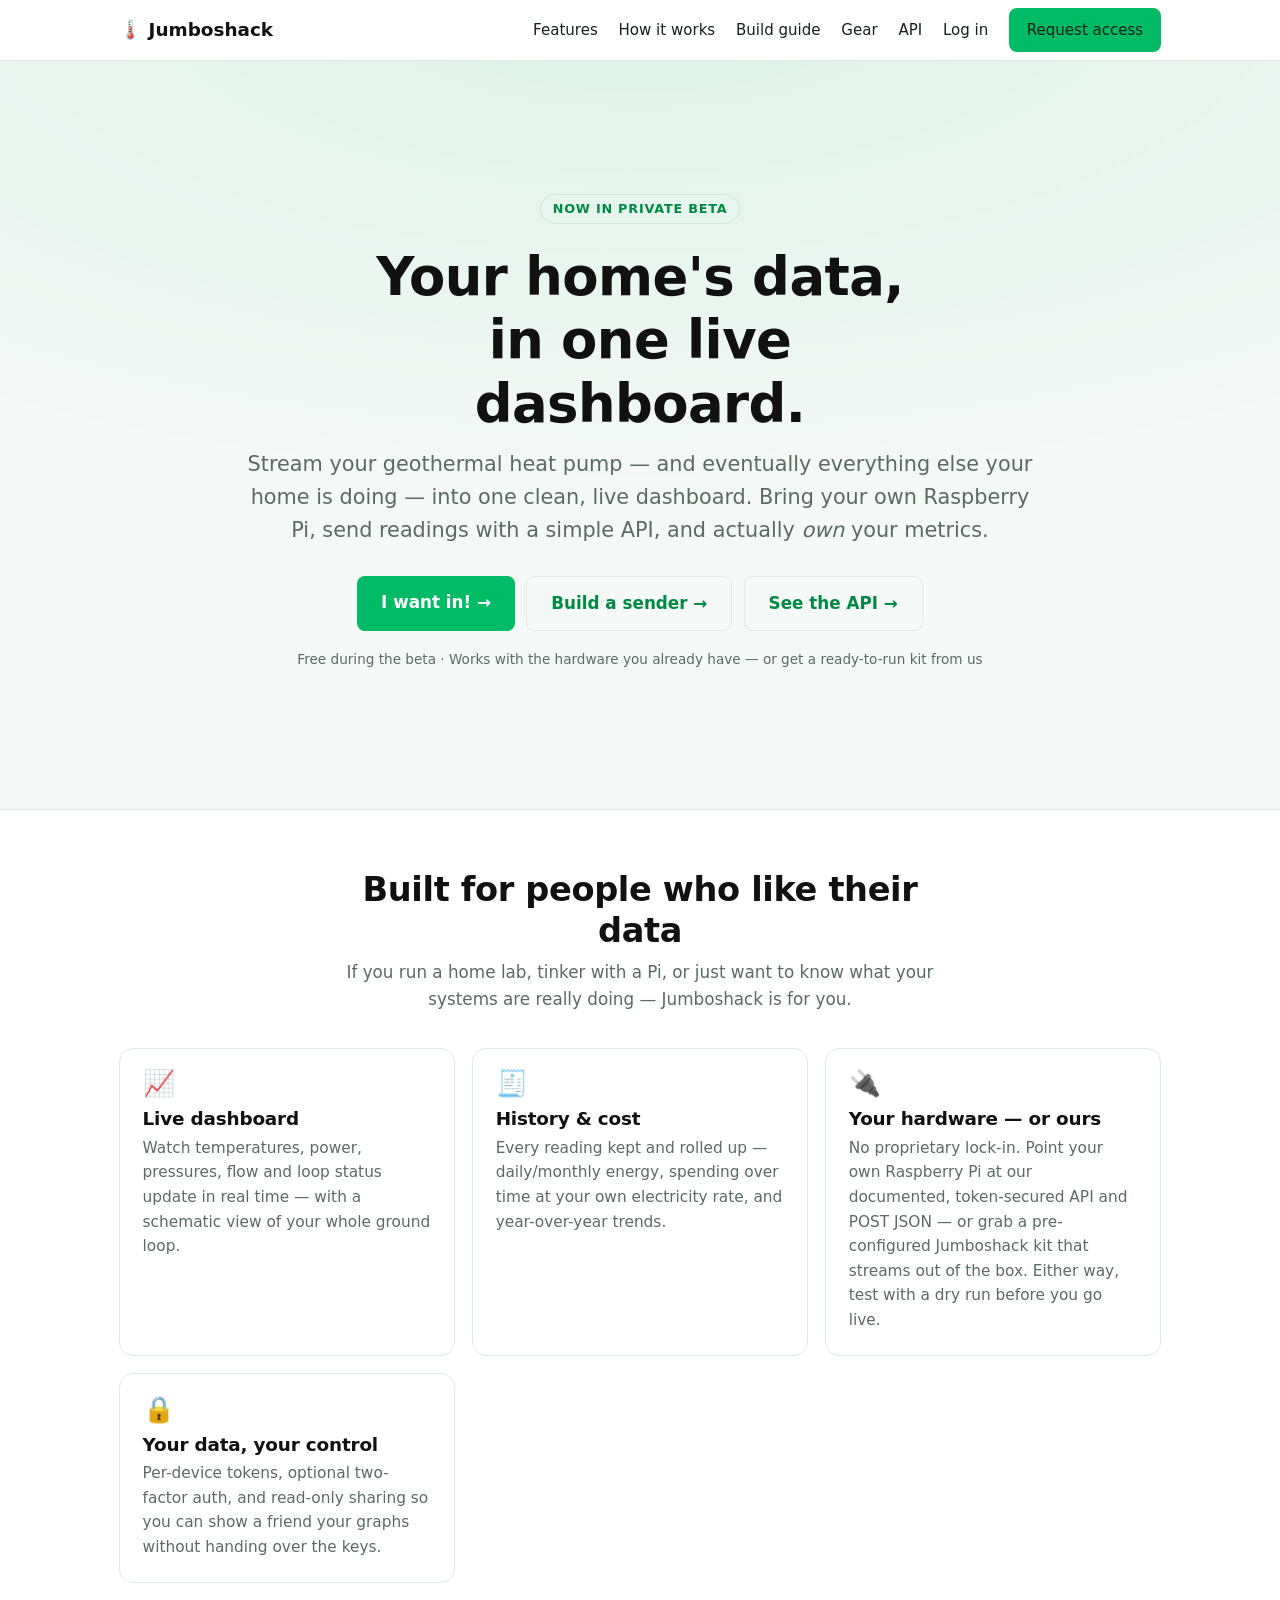
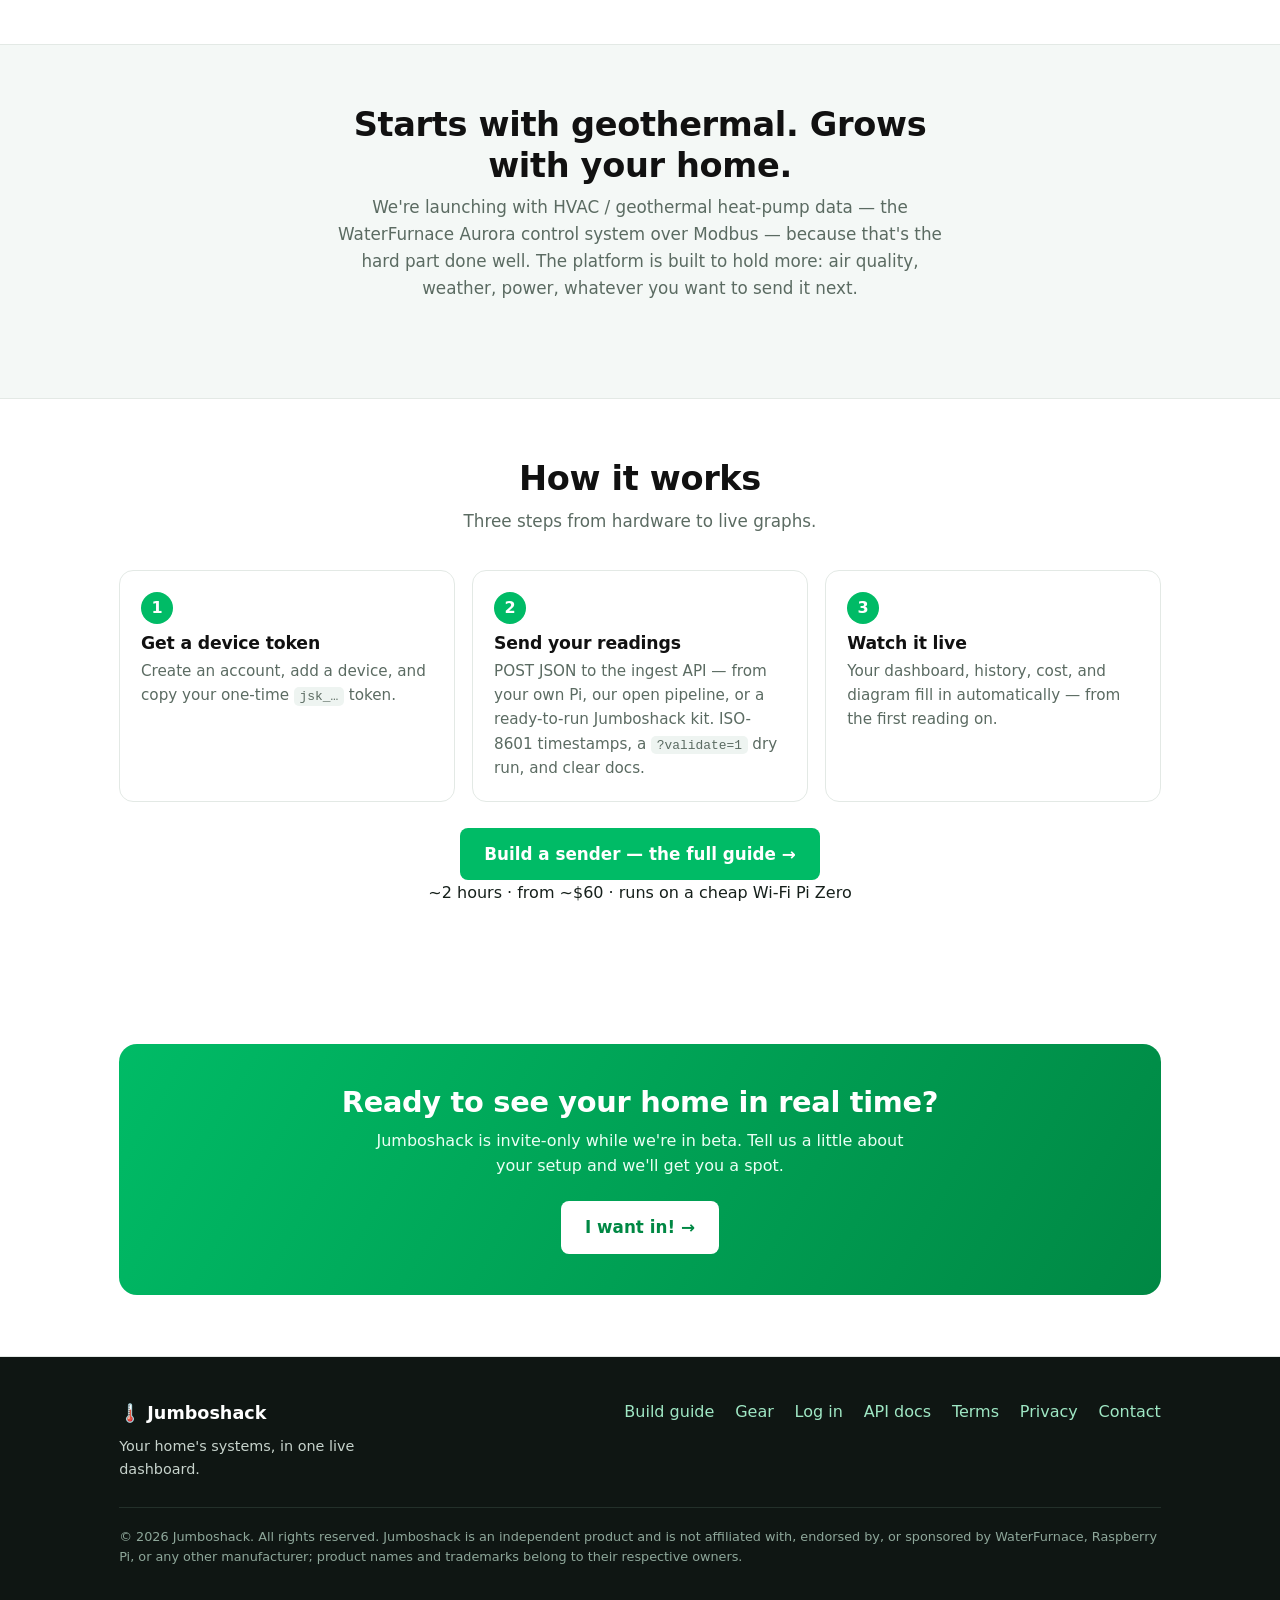
<file: index.html>
<!doctype html>
<html lang="en">
<head>
<meta charset="utf-8">
<meta name="viewport" content="width=device-width,initial-scale=1">
<title>Jumboshack — your home's data, in one live dashboard</title>
<meta name="description" content="Stream your geothermal heat pump (and more) into one live dashboard. Bring your own Raspberry Pi, send data with a simple API, and own your metrics. Built for home-lab tinkerers.">
<meta property="og:title" content="Jumboshack — your home's data, in one live dashboard">
<meta property="og:description" content="Stream your geothermal heat pump and more into one live dashboard. Bring your own Pi, send data with a simple API, own your metrics.">
<meta property="og:type" content="website">
<link rel="icon" href="data:image/svg+xml,<svg xmlns='http://www.w3.org/2000/svg' viewBox='0 0 100 100'><text y='.9em' font-size='90'>🌡️</text></svg>">
<link rel="stylesheet" href="style.css">
</head>
<body>

<header class="nav">
  <div class="wrap">
    <a class="brand" href="index.html">🌡️ Jumboshack</a>
    <nav>
      <a href="#features" class="hide-sm">Features</a>
      <a href="#how" class="hide-sm">How it works</a>
      <a href="build.html" class="hide-sm">Build guide</a>
      <a href="gear.html" class="hide-sm">Gear</a>
      <a href="https://app.jumboshack.com/ingest-docs" class="hide-sm">API</a>
      <a href="https://app.jumboshack.com/login">Log in</a>
      <a class="btn" href="https://app.jumboshack.com/request">Request access</a>
    </nav>
  </div>
</header>

<section class="hero">
  <div class="wrap">
    <span class="eyebrow">Now in private beta</span>
    <h1>Your home's data, in one live dashboard.</h1>
    <p class="sub">Stream your geothermal heat pump — and eventually everything else your home is doing — into one clean, live dashboard. Bring your own Raspberry Pi, send readings with a simple API, and actually <em>own</em> your metrics.</p>
    <div class="cta-row">
      <a class="btn lg" href="https://app.jumboshack.com/request">I want in! →</a>
      <a class="btn ghost lg" href="build.html">Build a sender →</a>
      <a class="btn ghost lg" href="https://app.jumboshack.com/ingest-docs">See the API →</a>
    </div>
    <p class="note">Free during the beta · Works with the hardware you already have — or get a ready-to-run kit from us</p>
  </div>
</section>

<section id="features">
  <div class="wrap">
    <div class="section-head">
      <h2>Built for people who like their data</h2>
      <p>If you run a home lab, tinker with a Pi, or just want to know what your systems are really doing — Jumboshack is for you.</p>
    </div>
    <div class="grid">
      <div class="card">
        <div class="ic">📈</div>
        <h3>Live dashboard</h3>
        <p>Watch temperatures, power, pressures, flow and loop status update in real time — with a schematic view of your whole ground loop.</p>
      </div>
      <div class="card">
        <div class="ic">🧾</div>
        <h3>History &amp; cost</h3>
        <p>Every reading kept and rolled up — daily/monthly energy, spending over time at your own electricity rate, and year-over-year trends.</p>
      </div>
      <div class="card">
        <div class="ic">🔌</div>
        <h3>Your hardware — or ours</h3>
        <p>No proprietary lock-in. Point your own Raspberry Pi at our documented, token-secured API and POST JSON — or grab a pre-configured Jumboshack kit that streams out of the box. Either way, test with a dry run before you go live.</p>
      </div>
      <div class="card">
        <div class="ic">🔒</div>
        <h3>Your data, your control</h3>
        <p>Per-device tokens, optional two-factor auth, and read-only sharing so you can show a friend your graphs without handing over the keys.</p>
      </div>
    </div>
  </div>
</section>

<section class="soft-bg">
  <div class="wrap">
    <div class="section-head">
      <h2>Starts with geothermal. Grows with your home.</h2>
      <p>We're launching with HVAC / geothermal heat-pump data — the WaterFurnace Aurora control system over Modbus — because that's the hard part done well. The platform is built to hold more: air quality, weather, power, whatever you want to send it next.</p>
    </div>
  </div>
</section>

<section id="how">
  <div class="wrap">
    <div class="section-head">
      <h2>How it works</h2>
      <p>Three steps from hardware to live graphs.</p>
    </div>
    <div class="steps">
      <div class="step">
        <h3>Get a device token</h3>
        <p>Create an account, add a device, and copy your one-time <code>jsk_…</code> token.</p>
      </div>
      <div class="step">
        <h3>Send your readings</h3>
        <p>POST JSON to the ingest API — from your own Pi, our open pipeline, or a ready-to-run Jumboshack kit. ISO-8601 timestamps, a <code>?validate=1</code> dry run, and clear docs.</p>
      </div>
      <div class="step">
        <h3>Watch it live</h3>
        <p>Your dashboard, history, cost, and diagram fill in automatically — from the first reading on.</p>
      </div>
    </div>
    <p style="text-align:center;margin-top:1.6rem">
      <a class="btn lg" href="build.html">Build a sender — the full guide →</a><br>
      <span class="note">~2 hours · from ~$60 · runs on a cheap Wi-Fi Pi Zero</span>
    </p>
  </div>
</section>

<section>
  <div class="wrap">
    <div class="band">
      <h2>Ready to see your home in real time?</h2>
      <p>Jumboshack is invite-only while we're in beta. Tell us a little about your setup and we'll get you a spot.</p>
      <a class="btn lg" href="https://app.jumboshack.com/request">I want in! →</a>
    </div>
  </div>
</section>

<footer>
  <div class="wrap">
    <div class="cols">
      <div>
        <div class="brand" style="font-size:1.1rem">🌡️ Jumboshack</div>
        <p style="max-width:34ch;font-size:.9rem;margin:.5rem 0 0">Your home's systems, in one live dashboard.</p>
      </div>
      <nav>
        <a href="build.html">Build guide</a>
        <a href="gear.html">Gear</a>
        <a href="https://app.jumboshack.com/login">Log in</a>
        <a href="https://app.jumboshack.com/ingest-docs">API docs</a>
        <a href="terms.html">Terms</a>
        <a href="privacy.html">Privacy</a>
        <a href="mailto:hello@jumboshack.com">Contact</a>
      </nav>
    </div>
    <p class="fine">
      © 2026 Jumboshack. All rights reserved. Jumboshack is an independent product and is not affiliated with,
      endorsed by, or sponsored by WaterFurnace, Raspberry Pi, or any other manufacturer; product names and
      trademarks belong to their respective owners.
    </p>
  </div>
</footer>

</body>
</html>
</file>
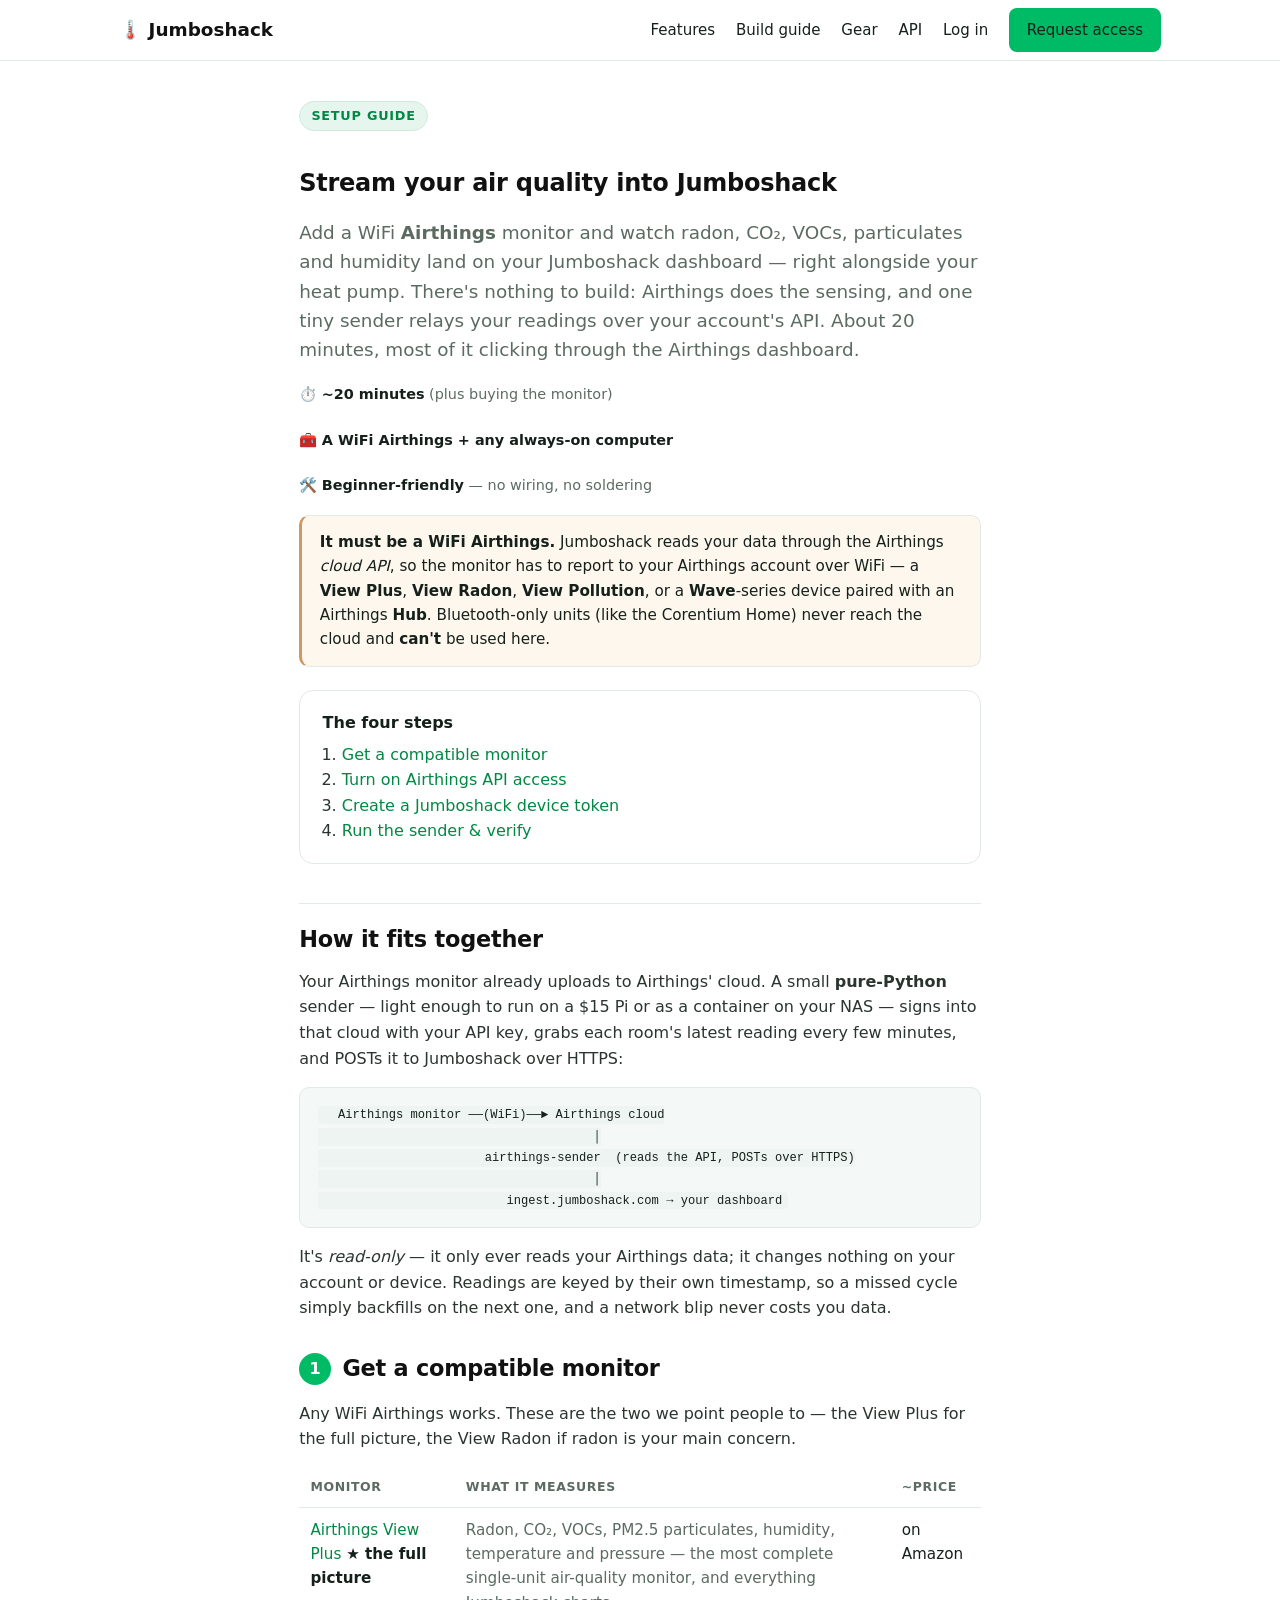
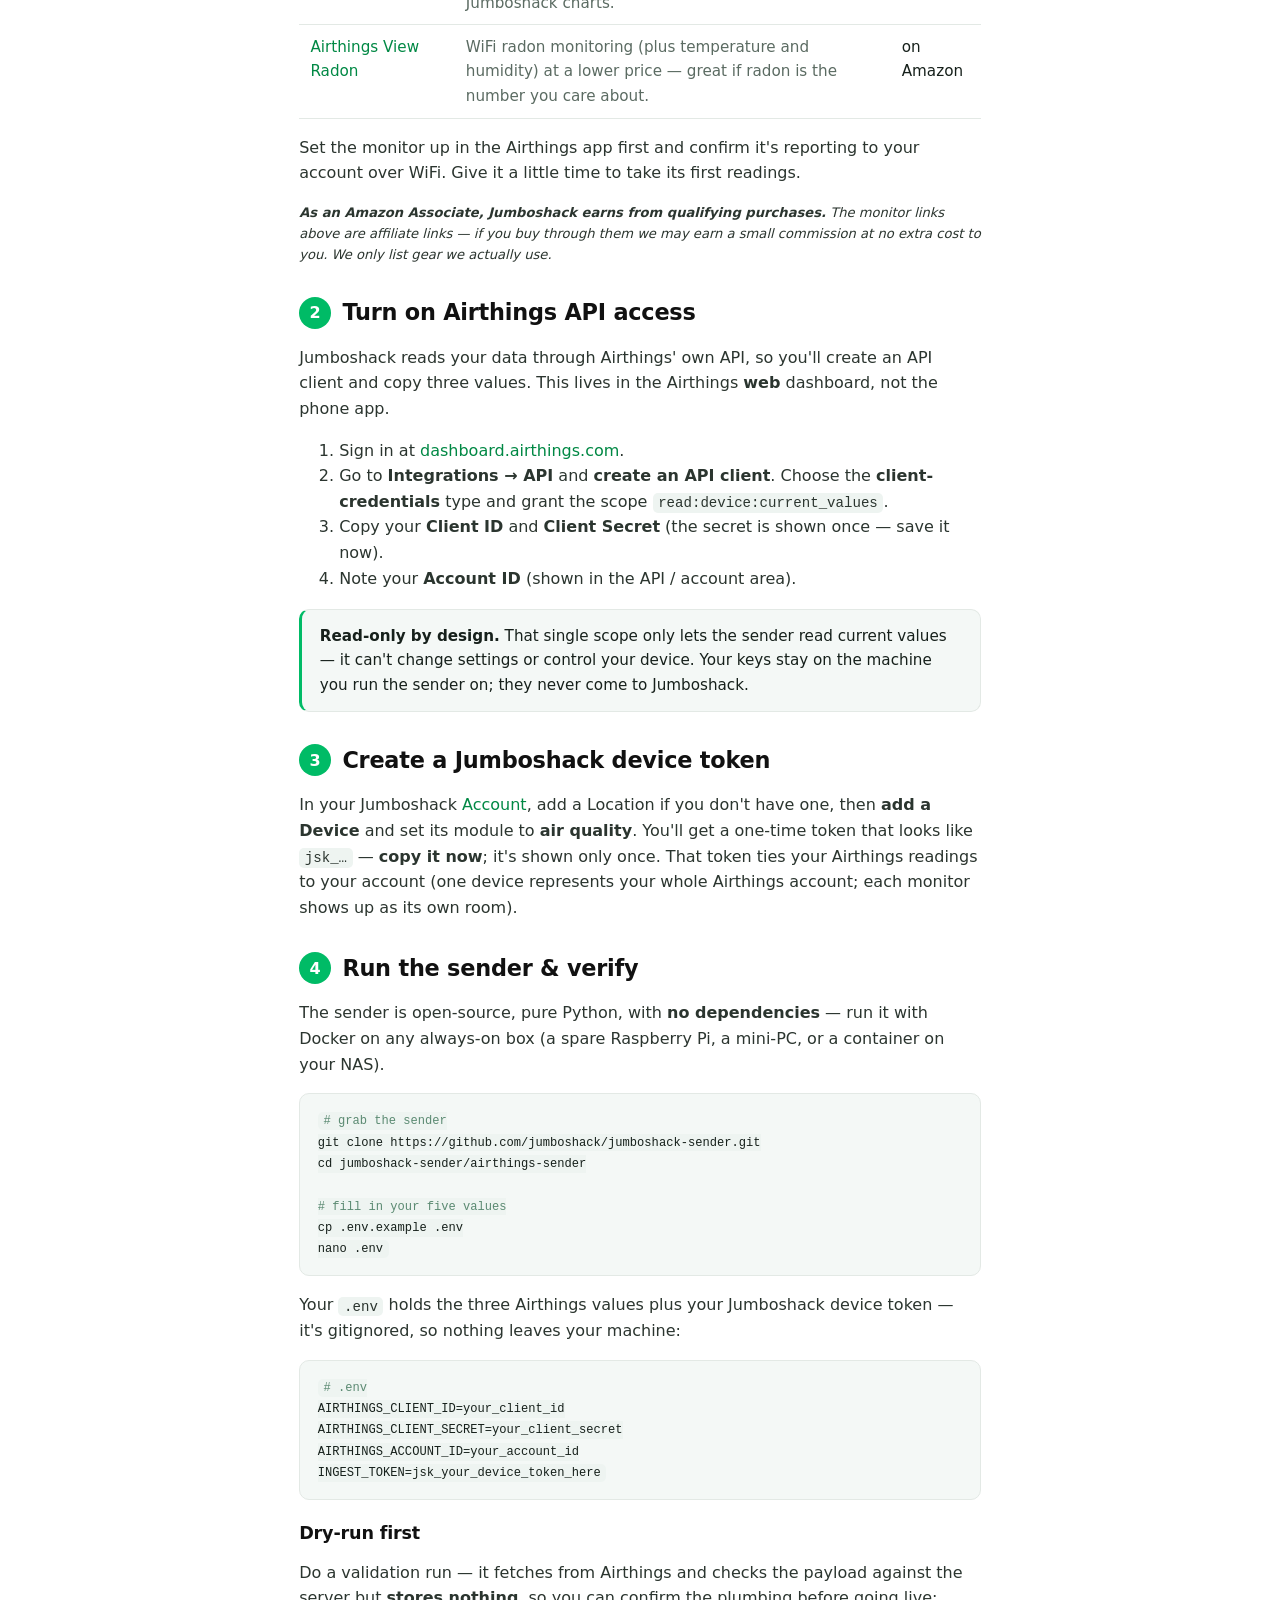
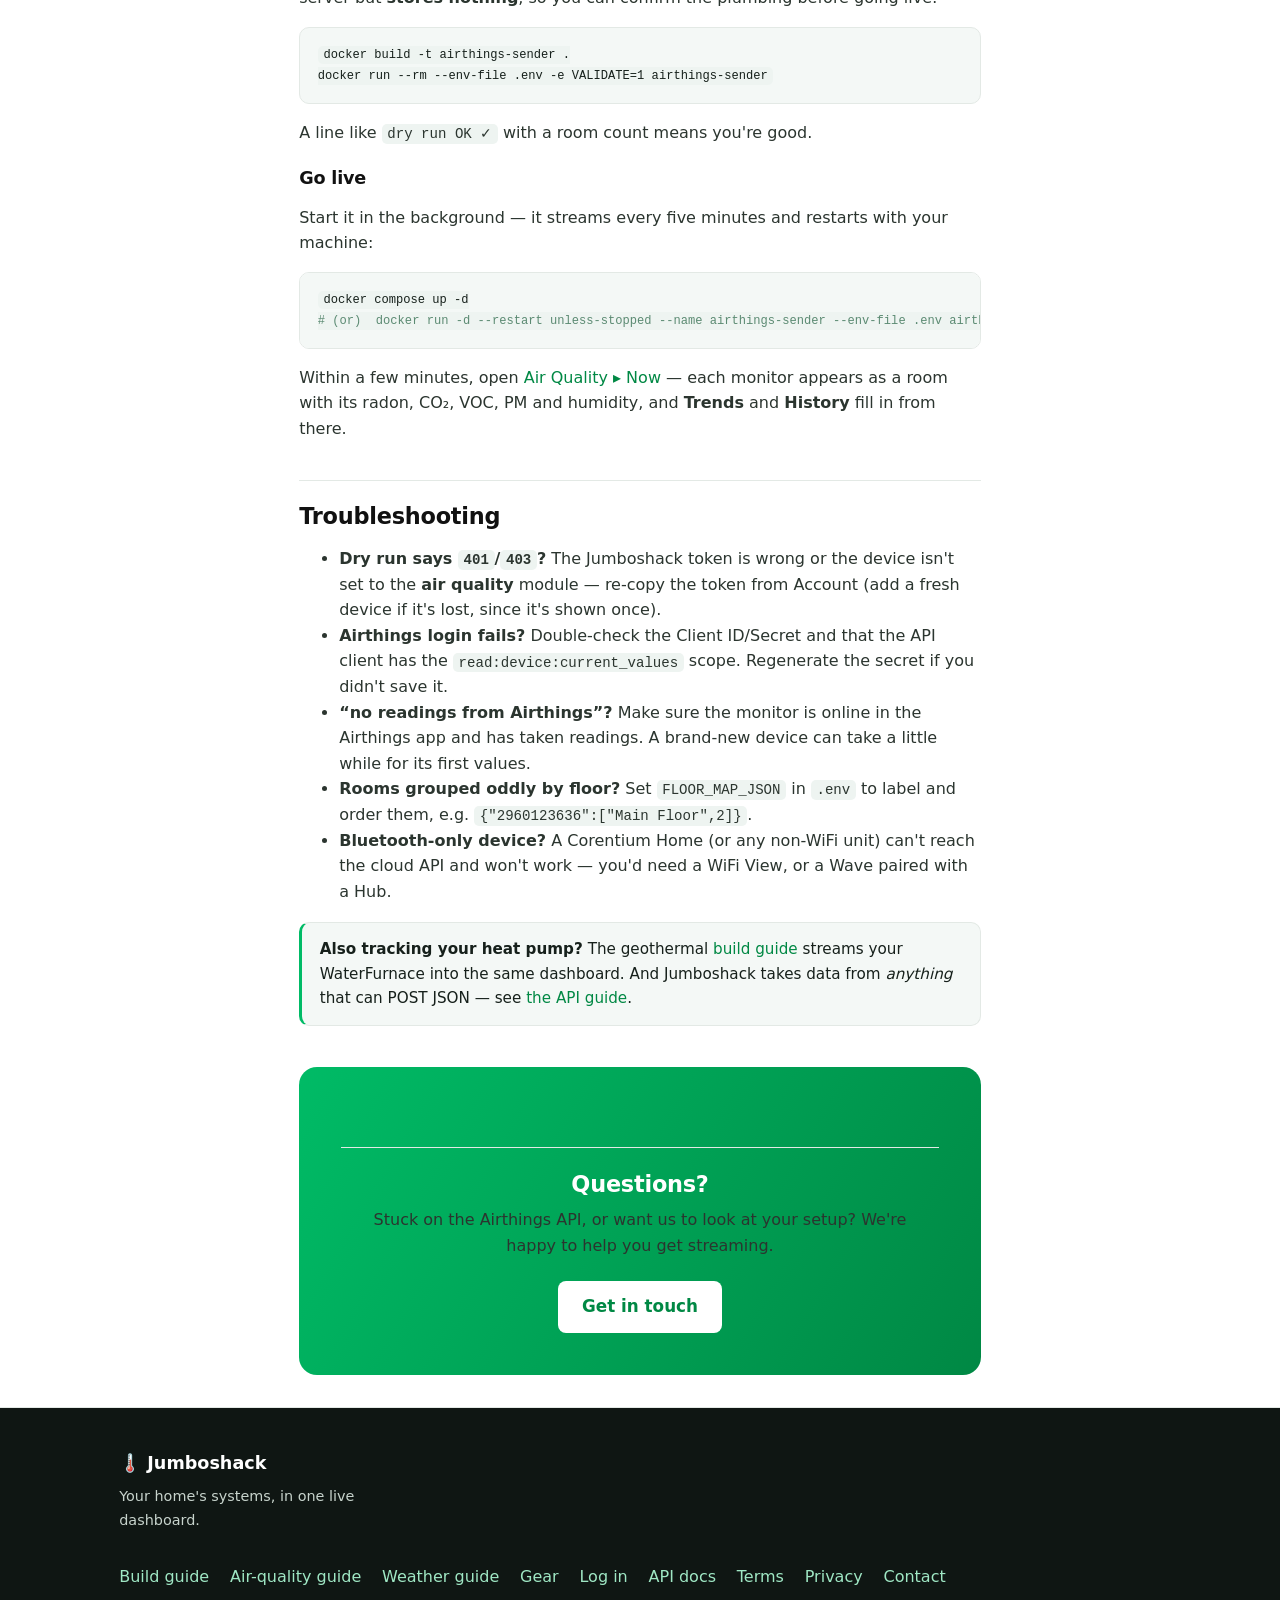
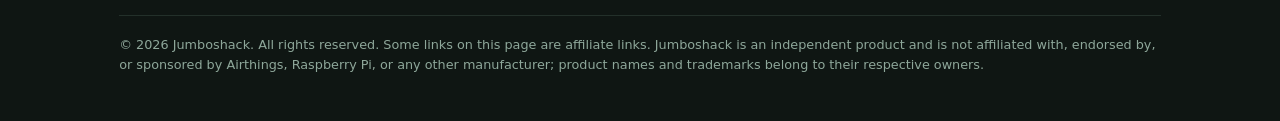
<file: air-build.html>
<!doctype html>
<html lang="en">
<head>
<meta charset="utf-8">
<meta name="viewport" content="width=device-width,initial-scale=1">
<meta name="color-scheme" content="light">
<title>Stream your air quality into Jumboshack — Airthings setup guide</title>
<meta name="description" content="Add a WiFi Airthings monitor and stream radon, CO₂, VOCs, PM and humidity into your Jumboshack dashboard. No hardware to build — API access plus one small container, in about 20 minutes.">
<meta property="og:title" content="Stream your air quality into Jumboshack">
<meta property="og:description" content="Add a WiFi Airthings monitor and stream radon, CO₂, VOCs, PM and humidity into Jumboshack. API access + one container, ~20 minutes.">
<meta property="og:type" content="article">
<link rel="icon" href="data:image/svg+xml,<svg xmlns='http://www.w3.org/2000/svg' viewBox='0 0 100 100'><text y='.9em' font-size='90'>🌡️</text></svg>">
<link rel="stylesheet" href="style.css">
<style>
/* build-guide-specific styles (shared with build.html) */
.guide{max-width:var(--readw);margin:0 auto;padding:2.5rem 1.2rem 1rem}
.guide h2{font-size:1.4rem;margin:2.4rem 0 .6rem;padding-top:1.4rem;border-top:1px solid var(--border)}
.guide h3{font-size:1.1rem;margin:1.4rem 0 .4rem}
.guide p,.guide li{color:#2b352f}
.guide .lead{font-size:1.15rem;color:var(--muted)}
.meta{display:flex;gap:1.4rem;flex-wrap:wrap;color:var(--muted);font-size:.9rem;margin:.6rem 0 0}
.meta b{color:var(--ink)}
.callout{background:var(--soft);border:1px solid var(--border);border-left:3px solid var(--green);border-radius:10px;padding:.9rem 1.1rem;margin:1.1rem 0;font-size:.95rem}
.callout.warn{border-left-color:#c96;background:#fdf7ee}
.parts{width:100%;border-collapse:collapse;margin:1rem 0;font-size:.95rem}
.parts th,.parts td{text-align:left;padding:.6rem .7rem;border-bottom:1px solid var(--border);vertical-align:top}
.parts th{font-size:.78rem;text-transform:uppercase;letter-spacing:.05em;color:var(--muted)}
.parts td.why{color:var(--muted)}
pre{background:var(--soft);color:var(--ink);border:1px solid var(--border);border-radius:10px;padding:1rem 1.1rem;overflow-x:auto;font-family:var(--mono);font-size:.86rem;line-height:1.55}
pre .c{color:#5b8a72}
.guide code{font-family:var(--mono);background:#eef4f1;padding:.12rem .35rem;border-radius:5px;font-size:.88em}
pre code{background:none;padding:0;color:inherit;font-size:1em}
.step-h{display:flex;align-items:center;gap:.7rem;margin:2rem 0 .3rem}
.step-n{flex:0 0 auto;width:2rem;height:2rem;border-radius:50%;background:var(--green);color:#fff;font-weight:700;display:inline-flex;align-items:center;justify-content:center}
.step-h h2{margin:0;padding:0;border:0}
.tocard{background:#fff;border:1px solid var(--border);border-radius:14px;padding:1.2rem 1.4rem;margin:1.4rem 0}
.tocard ol{margin:.4rem 0 0;padding-left:1.2rem}
.disclose{font-size:.82rem;color:var(--muted);font-style:italic;margin:.3rem 0 0}
.buildmine{background:linear-gradient(180deg,#eefaf3,#e2f5e9);border:1px solid var(--green);border-left:4px solid var(--green);border-radius:14px;padding:1.1rem 1.3rem;margin:1.5rem 0}
.buildmine h3{margin:.1rem 0 .5rem;font-size:1.15rem;border:0;padding:0}
.buildmine ul{margin:.5rem 0;padding-left:1.2rem}
.buildmine .btn{margin-top:.6rem}
</style>
</head>
<body>

<header class="nav">
  <div class="wrap">
    <a class="brand" href="index.html">🌡️ Jumboshack</a>
    <nav>
      <a href="index.html#features" class="hide-sm">Features</a>
      <a href="build.html" class="hide-sm">Build guide</a>
      <a href="gear.html" class="hide-sm">Gear</a>
      <a href="https://app.jumboshack.com/ingest-docs" class="hide-sm">API</a>
      <a href="https://app.jumboshack.com/login">Log in</a>
      <a class="btn" href="mailto:hello@jumboshack.com?subject=Jumboshack%20access%20request">Request access</a>
    </nav>
  </div>
</header>

<article class="guide">

  <span class="eyebrow">Setup guide</span>
  <h1>Stream your air quality into Jumboshack</h1>
  <p class="lead">Add a WiFi <b>Airthings</b> monitor and watch radon, CO₂, VOCs, particulates and humidity
  land on your Jumboshack dashboard — right alongside your heat pump. There's nothing to build: Airthings
  does the sensing, and one tiny sender relays your readings over your account's API. About 20 minutes,
  most of it clicking through the Airthings dashboard.</p>
  <div class="meta">
    <span>⏱️ <b>~20 minutes</b> (plus buying the monitor)</span>
    <span>🧰 <b>A WiFi Airthings + any always-on computer</b></span>
    <span>🛠️ <b>Beginner-friendly</b> — no wiring, no soldering</span>
  </div>

  <div class="callout warn">
    <b>It must be a WiFi Airthings.</b> Jumboshack reads your data through the Airthings <em>cloud API</em>,
    so the monitor has to report to your Airthings account over WiFi — a <b>View Plus</b>, <b>View Radon</b>,
    <b>View Pollution</b>, or a <b>Wave</b>-series device paired with an Airthings <b>Hub</b>. Bluetooth-only
    units (like the Corentium Home) never reach the cloud and <b>can't</b> be used here.
  </div>

  <div class="tocard">
    <b>The four steps</b>
    <ol>
      <li><a href="#buy">Get a compatible monitor</a></li>
      <li><a href="#api">Turn on Airthings API access</a></li>
      <li><a href="#device">Create a Jumboshack device token</a></li>
      <li><a href="#run">Run the sender &amp; verify</a></li>
    </ol>
  </div>

  <h2>How it fits together</h2>
  <p>Your Airthings monitor already uploads to Airthings' cloud. A small <b>pure-Python</b> sender — light
  enough to run on a $15 Pi or as a container on your NAS — signs into that cloud with your API key, grabs
  each room's latest reading every few minutes, and POSTs it to Jumboshack over HTTPS:</p>
  <pre><code>  Airthings monitor ──(WiFi)──► Airthings cloud
                                      │
                       airthings-sender  (reads the API, POSTs over HTTPS)
                                      │
                          ingest.jumboshack.com → your dashboard</code></pre>
  <p>It's <em>read-only</em> — it only ever reads your Airthings data; it changes nothing on your account or
  device. Readings are keyed by their own timestamp, so a missed cycle simply backfills on the next one, and
  a network blip never costs you data.</p>

  <!-- ─────────────────────────────  STEP 1  ───────────────────────────── -->
  <div class="step-h" id="buy"><span class="step-n">1</span><h2>Get a compatible monitor</h2></div>
  <p>Any WiFi Airthings works. These are the two we point people to — the View Plus for the full picture, the
  View Radon if radon is your main concern.</p>
  <table class="parts">
    <thead><tr><th>Monitor</th><th>What it measures</th><th>~Price</th></tr></thead>
    <tbody>
      <tr>
        <td><a href="https://www.amazon.com/dp/B097YW5Q72?tag=castaway0b-20">Airthings View Plus</a> <b>★ the full picture</b></td>
        <td class="why">Radon, CO₂, VOCs, PM2.5 particulates, humidity, temperature and pressure — the most complete single-unit air-quality monitor, and everything Jumboshack charts.</td>
        <td>on Amazon</td>
      </tr>
      <tr>
        <td><a href="https://www.amazon.com/dp/B09SQ64K7Q?tag=castaway0b-20">Airthings View Radon</a></td>
        <td class="why">WiFi radon monitoring (plus temperature and humidity) at a lower price — great if radon is the number you care about.</td>
        <td>on Amazon</td>
      </tr>
    </tbody>
  </table>
  <p>Set the monitor up in the Airthings app first and confirm it's reporting to your account over WiFi.
  Give it a little time to take its first readings.</p>
  <p class="disclose"><b>As an Amazon Associate, Jumboshack earns from qualifying purchases.</b> The monitor
  links above are affiliate links — if you buy through them we may earn a small commission at no extra cost
  to you. We only list gear we actually use.</p>

  <!-- ─────────────────────────────  STEP 2  ───────────────────────────── -->
  <div class="step-h" id="api"><span class="step-n">2</span><h2>Turn on Airthings API access</h2></div>
  <p>Jumboshack reads your data through Airthings' own API, so you'll create an API client and copy three
  values. This lives in the Airthings <b>web</b> dashboard, not the phone app.</p>
  <ol>
    <li>Sign in at <a href="https://dashboard.airthings.com">dashboard.airthings.com</a>.</li>
    <li>Go to <b>Integrations → API</b> and <b>create an API client</b>. Choose the
      <b>client-credentials</b> type and grant the scope <code>read:device:current_values</code>.</li>
    <li>Copy your <b>Client ID</b> and <b>Client Secret</b> (the secret is shown once — save it now).</li>
    <li>Note your <b>Account ID</b> (shown in the API / account area).</li>
  </ol>
  <div class="callout"><b>Read-only by design.</b> That single scope only lets the sender read current
  values — it can't change settings or control your device. Your keys stay on the machine you run the sender
  on; they never come to Jumboshack.</div>

  <!-- ─────────────────────────────  STEP 3  ───────────────────────────── -->
  <div class="step-h" id="device"><span class="step-n">3</span><h2>Create a Jumboshack device token</h2></div>
  <p>In your Jumboshack <a href="https://app.jumboshack.com/account">Account</a>, add a Location if you don't
  have one, then <b>add a Device</b> and set its module to <b>air quality</b>. You'll get a one-time token
  that looks like <code>jsk_…</code> — <b>copy it now</b>; it's shown only once. That token ties your
  Airthings readings to your account (one device represents your whole Airthings account; each monitor shows
  up as its own room).</p>

  <!-- ─────────────────────────────  STEP 4  ───────────────────────────── -->
  <div class="step-h" id="run"><span class="step-n">4</span><h2>Run the sender &amp; verify</h2></div>
  <p>The sender is open-source, pure Python, with <b>no dependencies</b> — run it with Docker on any
  always-on box (a spare Raspberry Pi, a mini-PC, or a container on your NAS).</p>
  <pre><code><span class="c"># grab the sender</span>
git clone https://github.com/jumboshack/jumboshack-sender.git
cd jumboshack-sender/airthings-sender

<span class="c"># fill in your five values</span>
cp .env.example .env
nano .env</code></pre>
  <p>Your <code>.env</code> holds the three Airthings values plus your Jumboshack device token — it's
  gitignored, so nothing leaves your machine:</p>
  <pre><code><span class="c"># .env</span>
AIRTHINGS_CLIENT_ID=your_client_id
AIRTHINGS_CLIENT_SECRET=your_client_secret
AIRTHINGS_ACCOUNT_ID=your_account_id
INGEST_TOKEN=jsk_your_device_token_here</code></pre>

  <h3>Dry-run first</h3>
  <p>Do a validation run — it fetches from Airthings and checks the payload against the server but
  <b>stores nothing</b>, so you can confirm the plumbing before going live:</p>
  <pre><code>docker build -t airthings-sender .
docker run --rm --env-file .env -e VALIDATE=1 airthings-sender</code></pre>
  <p>A line like <code>dry run OK ✓</code> with a room count means you're good.</p>

  <h3>Go live</h3>
  <p>Start it in the background — it streams every five minutes and restarts with your machine:</p>
  <pre><code>docker compose up -d
<span class="c"># (or)  docker run -d --restart unless-stopped --name airthings-sender --env-file .env airthings-sender</span></code></pre>
  <p>Within a few minutes, open <a href="https://app.jumboshack.com/air">Air Quality ▸ Now</a> — each
  monitor appears as a room with its radon, CO₂, VOC, PM and humidity, and <b>Trends</b> and <b>History</b>
  fill in from there.</p>

  <h2>Troubleshooting</h2>
  <ul>
    <li><b>Dry run says <code>401</code>/<code>403</code>?</b> The Jumboshack token is wrong or the device
      isn't set to the <b>air quality</b> module — re-copy the token from Account (add a fresh device if it's
      lost, since it's shown once).</li>
    <li><b>Airthings login fails?</b> Double-check the Client ID/Secret and that the API client has the
      <code>read:device:current_values</code> scope. Regenerate the secret if you didn't save it.</li>
    <li><b>“no readings from Airthings”?</b> Make sure the monitor is online in the Airthings app and has
      taken readings. A brand-new device can take a little while for its first values.</li>
    <li><b>Rooms grouped oddly by floor?</b> Set <code>FLOOR_MAP_JSON</code> in <code>.env</code> to label and
      order them, e.g. <code>{"2960123636":["Main Floor",2]}</code>.</li>
    <li><b>Bluetooth-only device?</b> A Corentium Home (or any non-WiFi unit) can't reach the cloud API and
      won't work — you'd need a WiFi View, or a Wave paired with a Hub.</li>
  </ul>

  <div class="callout">
    <b>Also tracking your heat pump?</b> The geothermal <a href="build.html">build guide</a> streams your
    WaterFurnace into the same dashboard. And Jumboshack takes data from <em>anything</em> that can POST JSON
    — see <a href="https://app.jumboshack.com/ingest-docs">the API guide</a>.
  </div>

  <div class="band" style="margin:2.6rem 0 1rem">
    <h2>Questions?</h2>
    <p>Stuck on the Airthings API, or want us to look at your setup? We're happy to help you get streaming.</p>
    <a class="btn lg" href="mailto:hello@jumboshack.com?subject=Jumboshack%20air-quality%20setup">Get in touch</a>
  </div>

</article>

<footer>
  <div class="wrap">
    <div class="cols">
      <div>
        <div class="brand" style="font-size:1.1rem">🌡️ Jumboshack</div>
        <p style="max-width:34ch;font-size:.9rem;margin:.5rem 0 0">Your home's systems, in one live dashboard.</p>
      </div>
      <nav>
        <a href="build.html">Build guide</a>
        <a href="air-build.html">Air-quality guide</a>
        <a href="weather-build.html">Weather guide</a>
        <a href="gear.html">Gear</a>
        <a href="https://app.jumboshack.com/login">Log in</a>
        <a href="https://app.jumboshack.com/ingest-docs">API docs</a>
        <a href="terms.html">Terms</a>
        <a href="privacy.html">Privacy</a>
        <a href="mailto:hello@jumboshack.com">Contact</a>
      </nav>
    </div>
    <p class="fine">
      © 2026 Jumboshack. All rights reserved. Some links on this page are affiliate links. Jumboshack is an
      independent product and is not affiliated with, endorsed by, or sponsored by Airthings, Raspberry Pi,
      or any other manufacturer; product names and trademarks belong to their respective owners.
    </p>
  </div>
</footer>

</body>
</html>
</file>
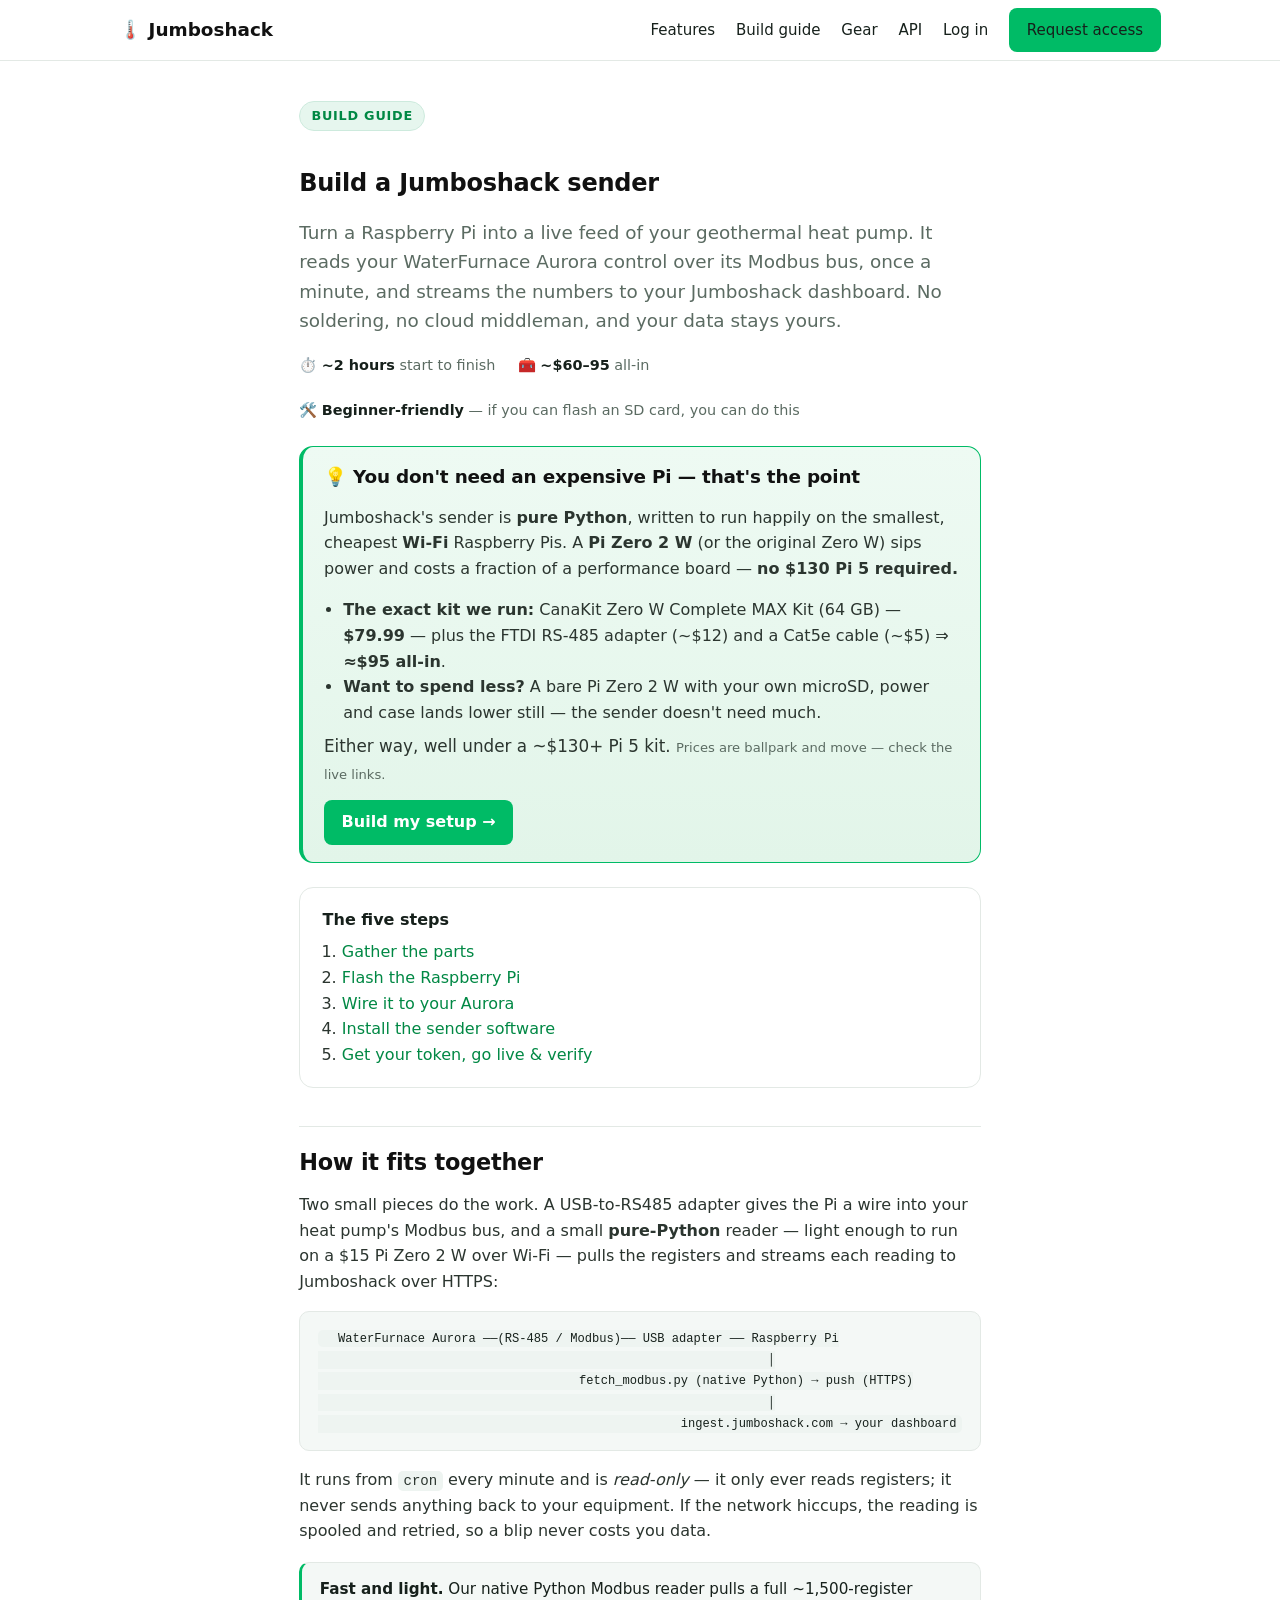
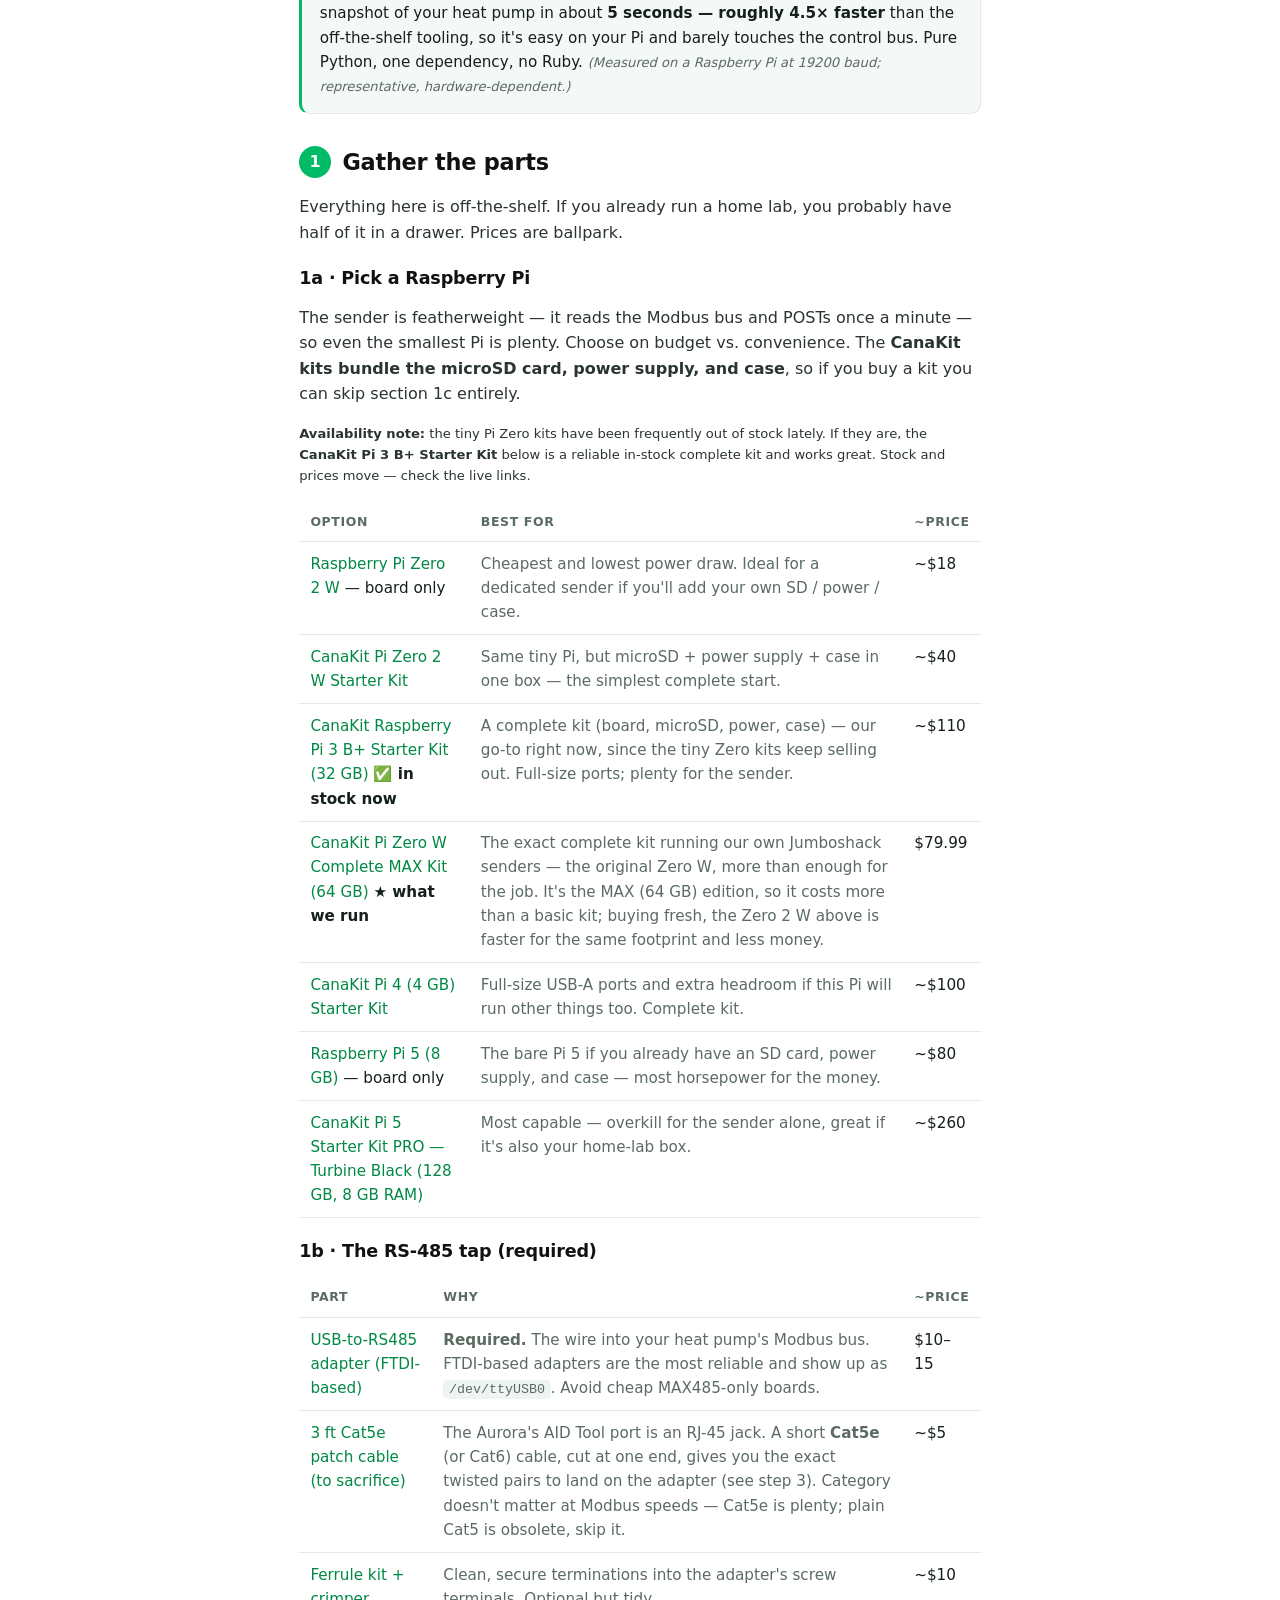
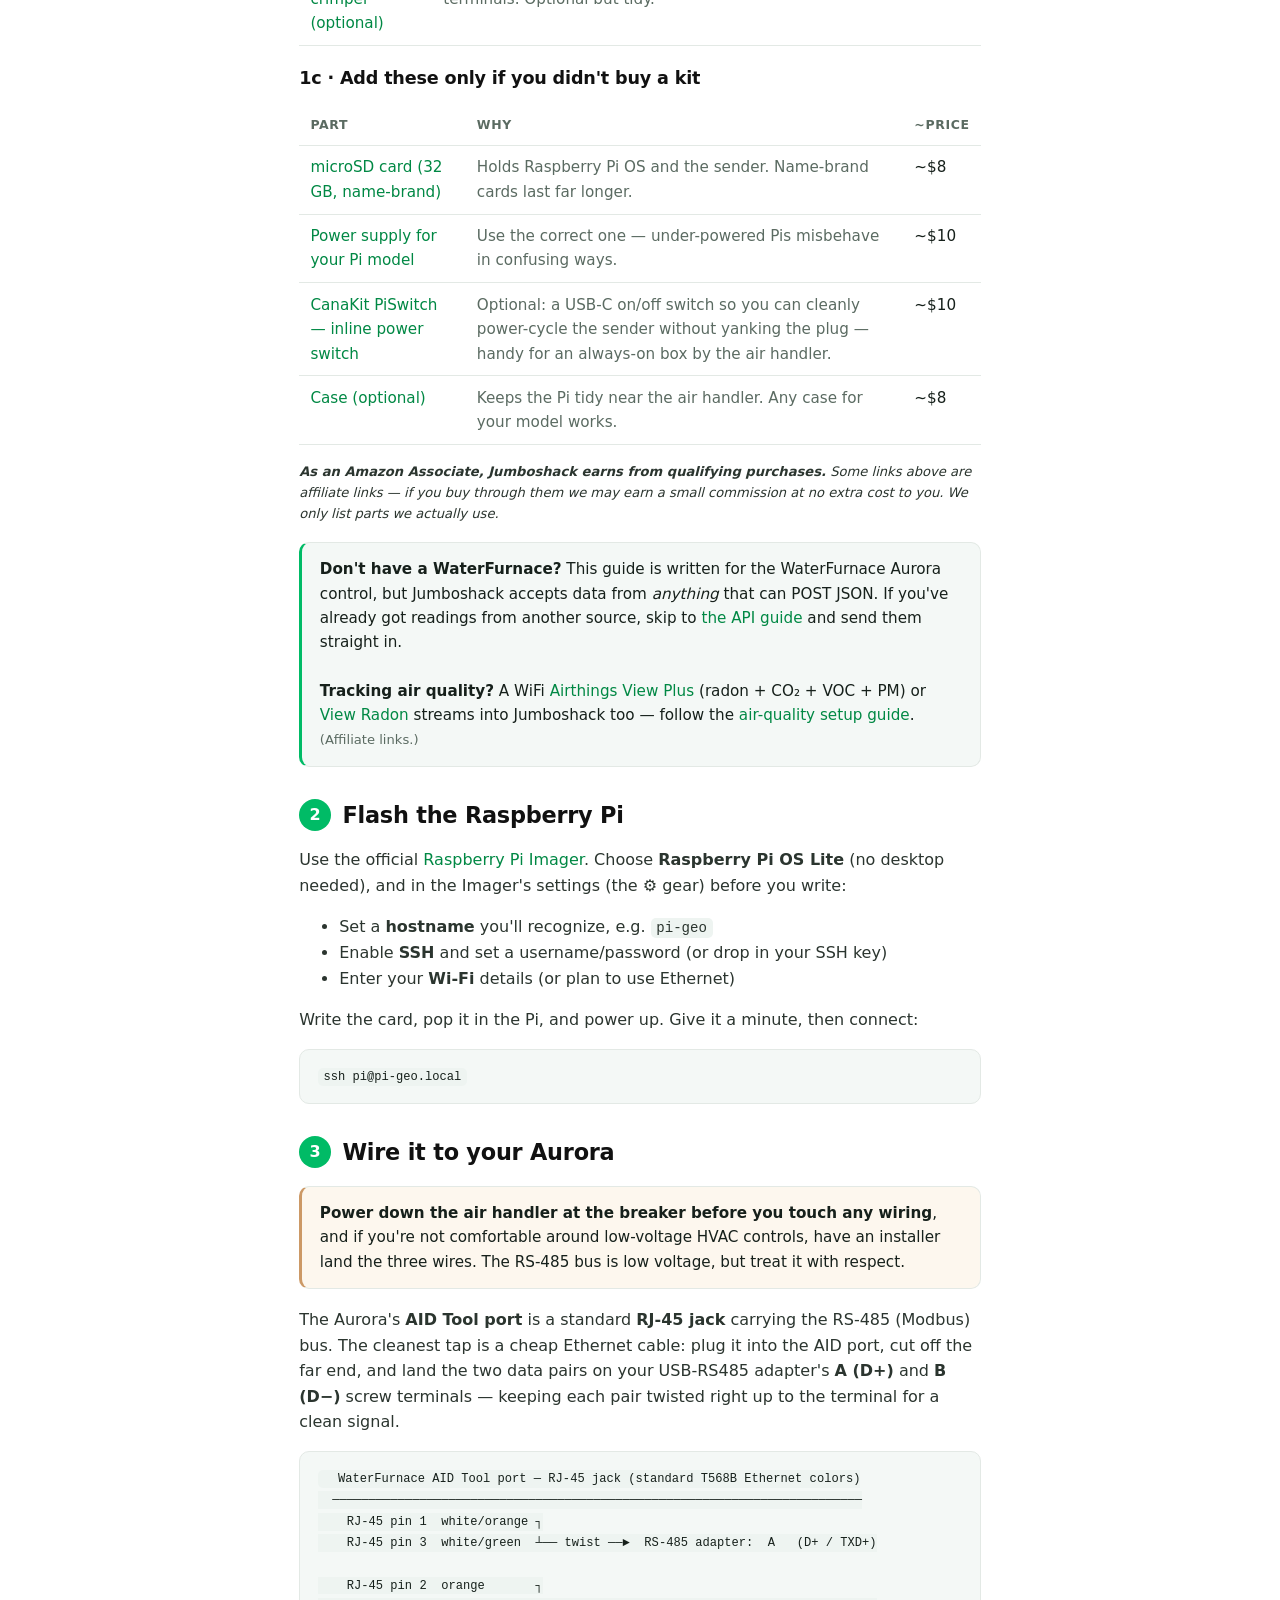
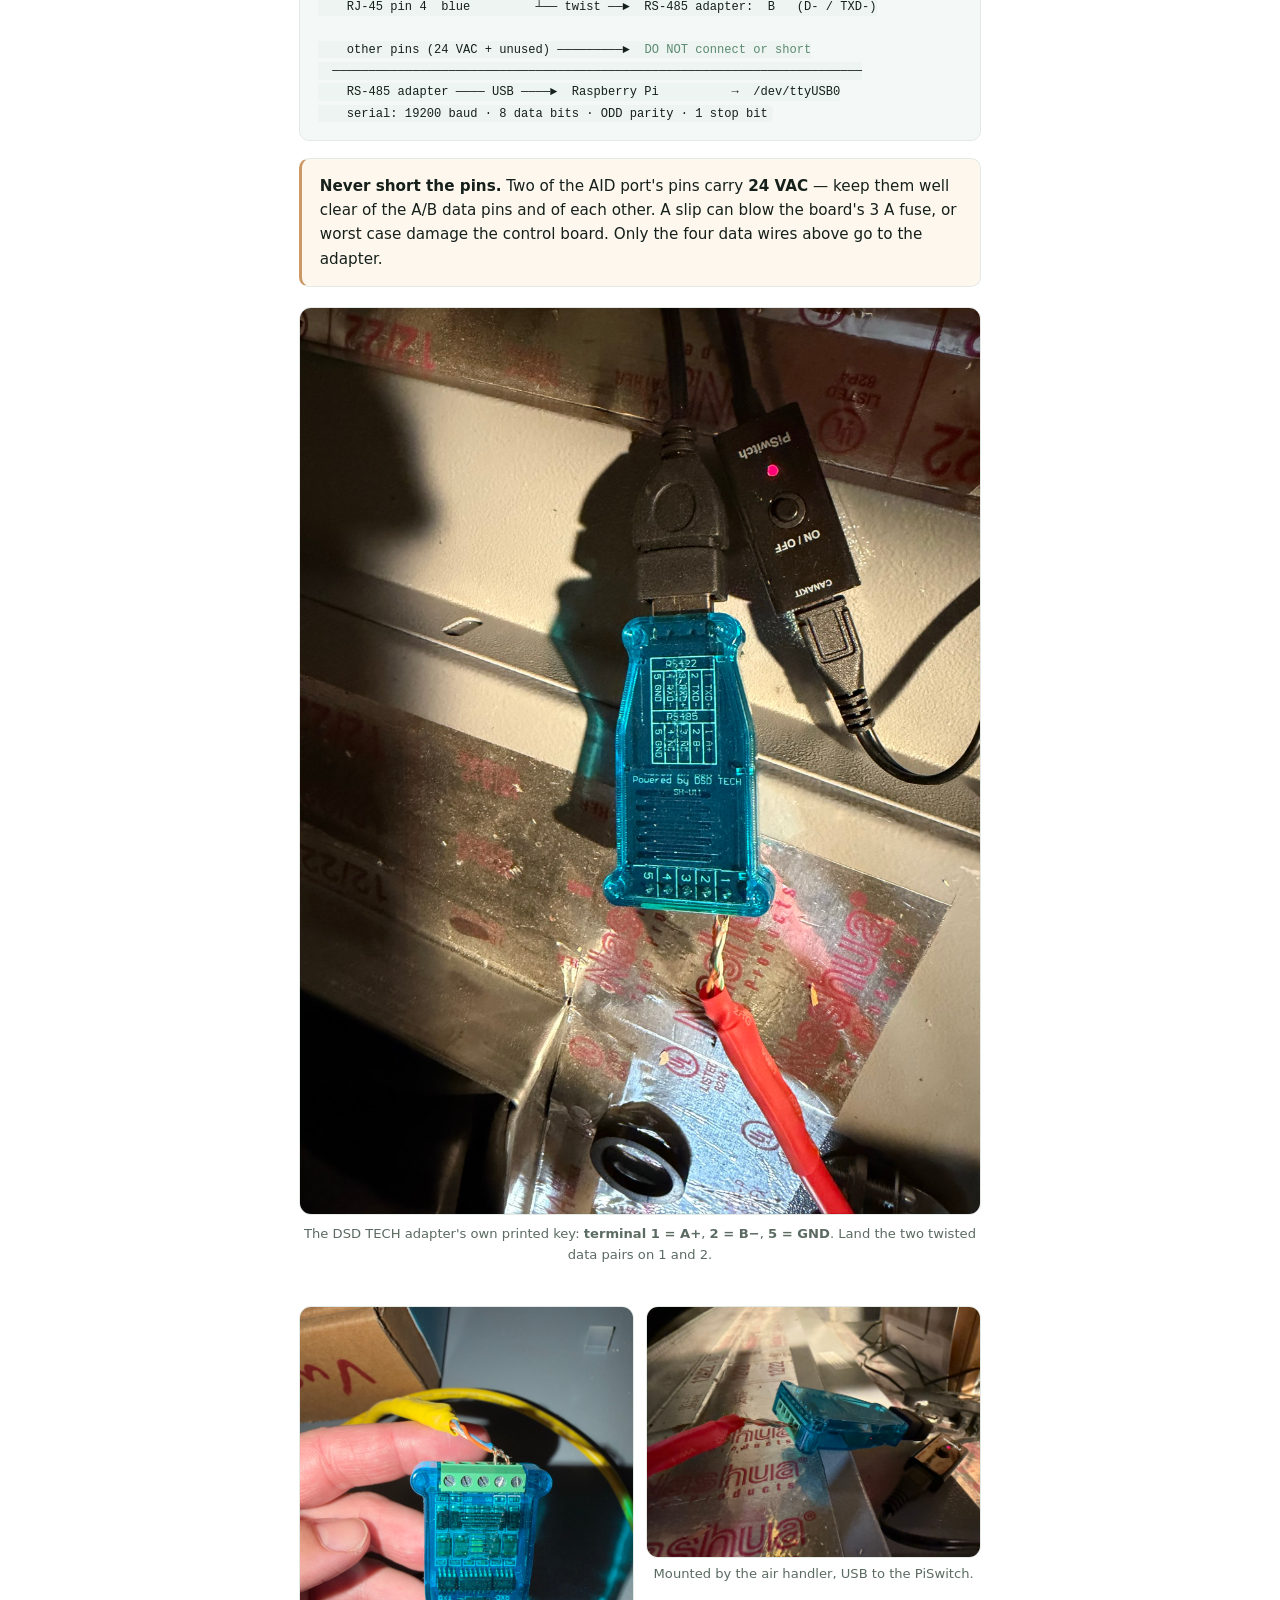
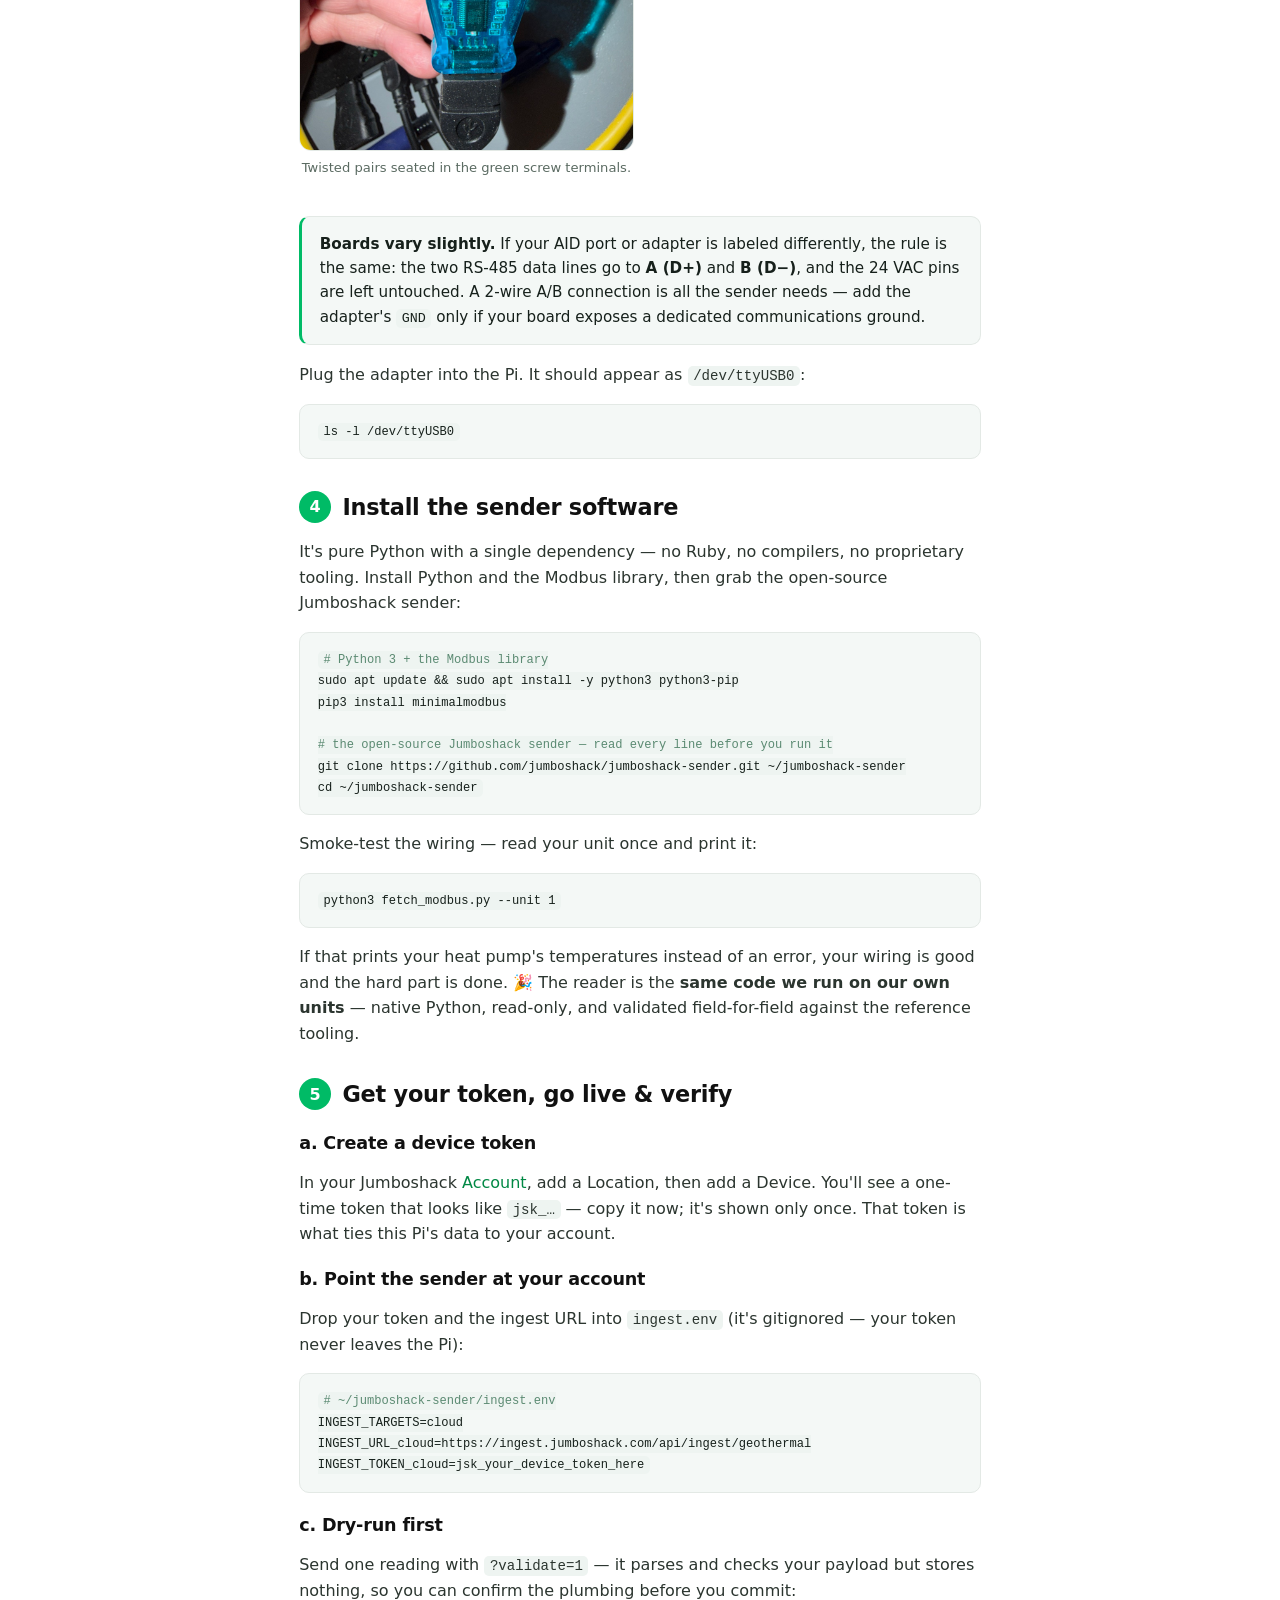
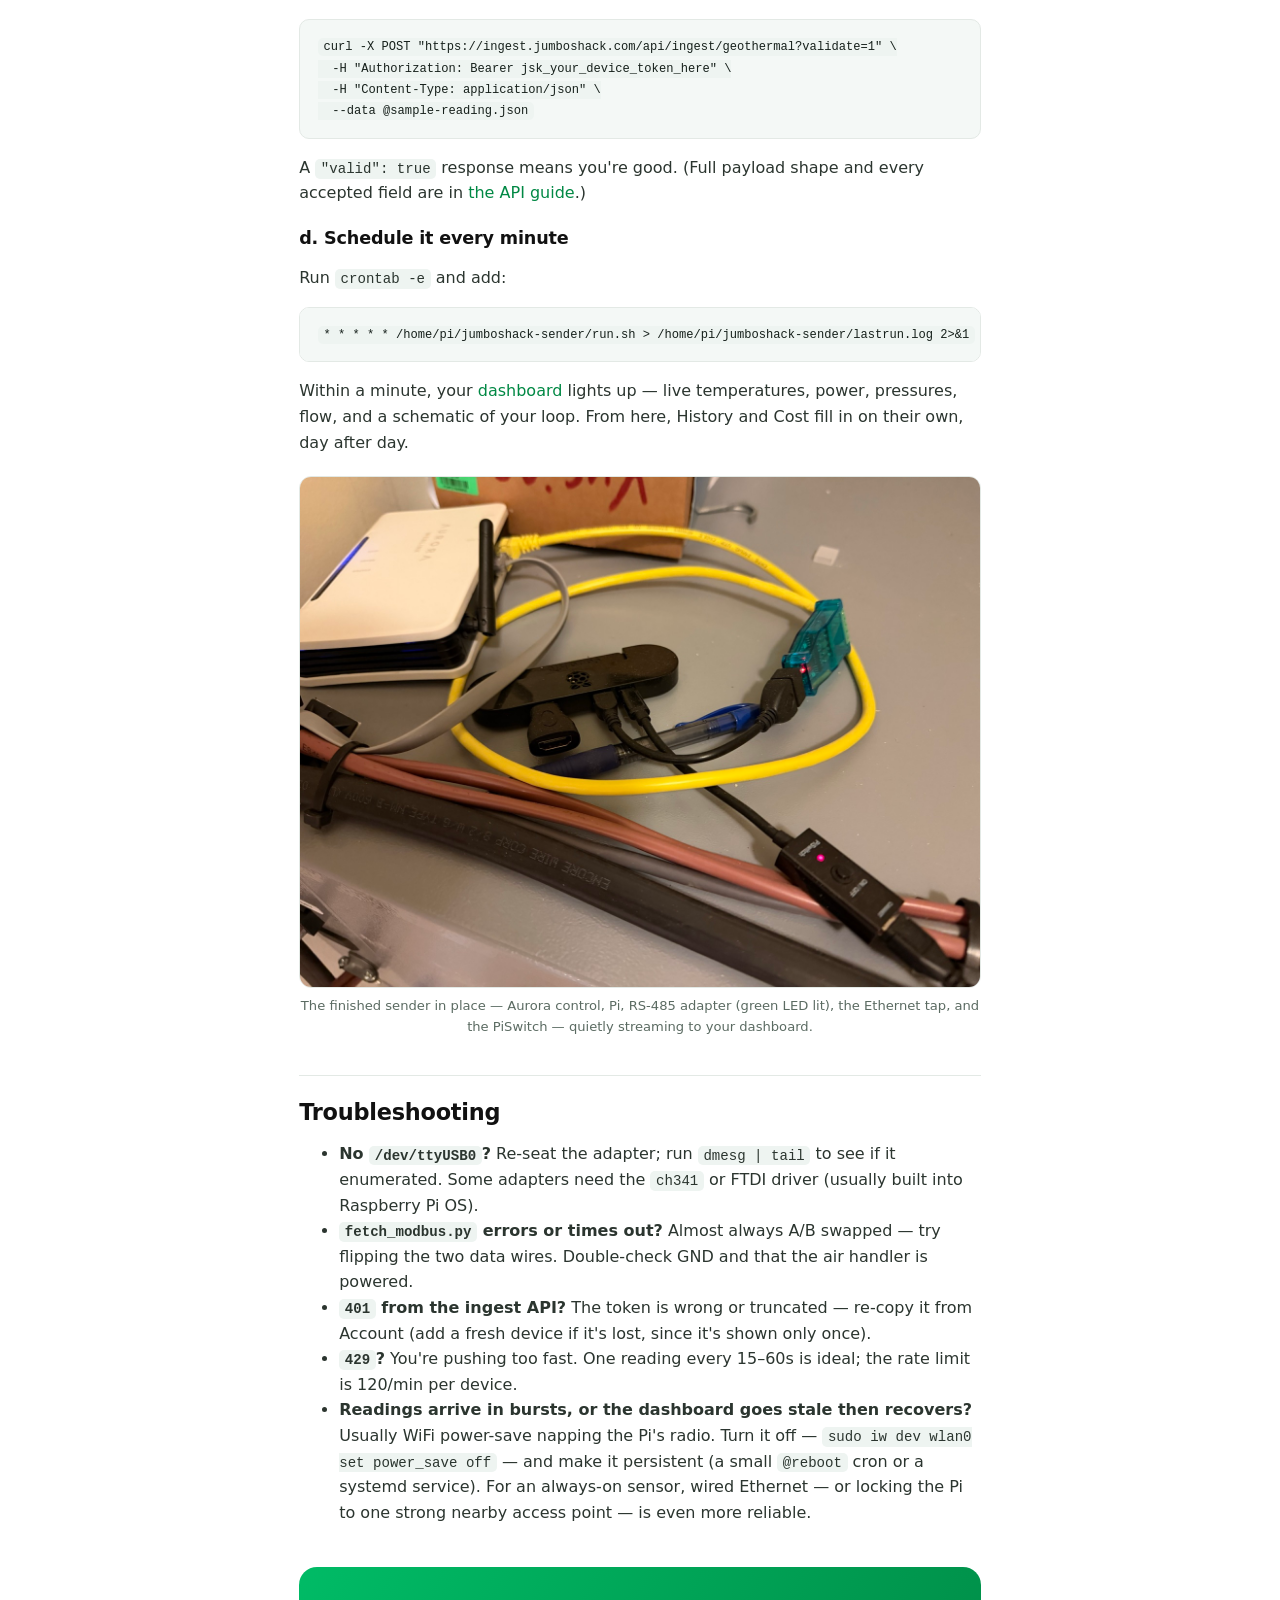
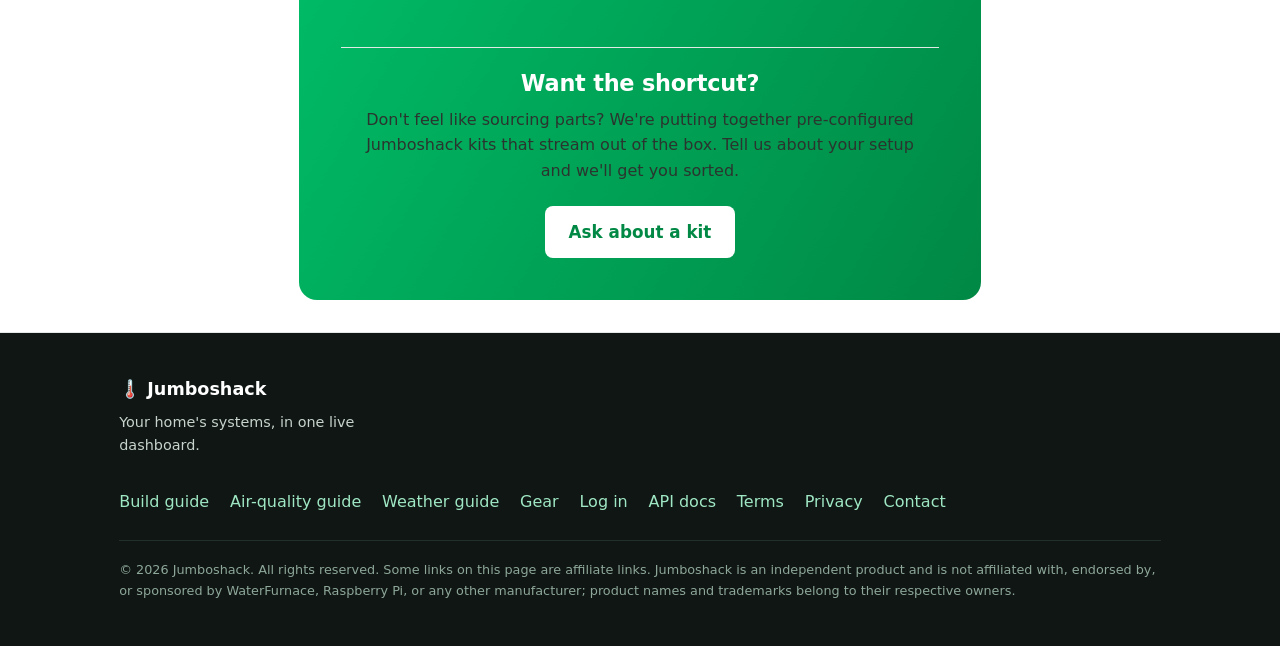
<file: build.html>
<!doctype html>
<html lang="en">
<head>
<meta charset="utf-8">
<meta name="viewport" content="width=device-width,initial-scale=1">
<meta name="color-scheme" content="light">
<title>Build a Jumboshack Sender — stream your geothermal heat pump</title>
<meta name="description" content="Turn a Raspberry Pi into a live feed of your WaterFurnace geothermal heat pump. Hardware list, wiring, software, and your first reading — an afternoon project, no soldering.">
<meta property="og:title" content="Build a Jumboshack Sender">
<meta property="og:description" content="Turn a Raspberry Pi into a live feed of your geothermal heat pump. Parts list, wiring, software, first reading.">
<meta property="og:type" content="article">
<link rel="icon" href="data:image/svg+xml,<svg xmlns='http://www.w3.org/2000/svg' viewBox='0 0 100 100'><text y='.9em' font-size='90'>🌡️</text></svg>">
<link rel="stylesheet" href="style.css">
<style>
/* build-guide-specific styles (kept local to this page) */
.guide{max-width:var(--readw);margin:0 auto;padding:2.5rem 1.2rem 1rem}
.guide h2{font-size:1.4rem;margin:2.4rem 0 .6rem;padding-top:1.4rem;border-top:1px solid var(--border)}
.guide h3{font-size:1.1rem;margin:1.4rem 0 .4rem}
.guide p,.guide li{color:#2b352f}
.guide .lead{font-size:1.15rem;color:var(--muted)}
.meta{display:flex;gap:1.4rem;flex-wrap:wrap;color:var(--muted);font-size:.9rem;margin:.6rem 0 0}
.meta b{color:var(--ink)}
.callout{background:var(--soft);border:1px solid var(--border);border-left:3px solid var(--green);border-radius:10px;padding:.9rem 1.1rem;margin:1.1rem 0;font-size:.95rem}
.callout.warn{border-left-color:#c96;background:#fdf7ee}
.callout.draft{border-left-color:#c55;background:#fdecec}
.parts{width:100%;border-collapse:collapse;margin:1rem 0;font-size:.95rem}
.parts th,.parts td{text-align:left;padding:.6rem .7rem;border-bottom:1px solid var(--border);vertical-align:top}
.parts th{font-size:.78rem;text-transform:uppercase;letter-spacing:.05em;color:var(--muted)}
.parts td.why{color:var(--muted)}
pre{background:var(--soft);color:var(--ink);border:1px solid var(--border);border-radius:10px;padding:1rem 1.1rem;overflow-x:auto;font-family:var(--mono);font-size:.86rem;line-height:1.55}
pre .c{color:#5b8a72}
.guide code{font-family:var(--mono);background:#eef4f1;padding:.12rem .35rem;border-radius:5px;font-size:.88em}
pre code{background:none;padding:0;color:inherit;font-size:1em}
.figph{display:flex;align-items:center;justify-content:center;text-align:center;background:repeating-linear-gradient(45deg,#f4f8f6,#f4f8f6 12px,#eef4f1 12px,#eef4f1 24px);border:1px dashed var(--border);border-radius:12px;color:var(--muted);font-size:.9rem;min-height:170px;margin:1rem 0;padding:1rem}
.fig{margin:1.3rem 0}
.fig img{width:100%;height:auto;display:block;border-radius:12px;border:1px solid var(--border);image-orientation:from-image}
.fig figcaption{font-size:.82rem;color:var(--muted);margin-top:.45rem;text-align:center}
.fig-row{display:grid;grid-template-columns:1fr 1fr;gap:.8rem}
.fig-row figcaption{margin-top:.35rem}
@media(max-width:560px){.fig-row{grid-template-columns:1fr}}
.step-h{display:flex;align-items:center;gap:.7rem;margin:2rem 0 .3rem}
.step-n{flex:0 0 auto;width:2rem;height:2rem;border-radius:50%;background:var(--green);color:#fff;font-weight:700;display:inline-flex;align-items:center;justify-content:center}
.step-h h2{margin:0;padding:0;border:0}
.tocard{background:#fff;border:1px solid var(--border);border-radius:14px;padding:1.2rem 1.4rem;margin:1.4rem 0}
.tocard ol{margin:.4rem 0 0;padding-left:1.2rem}
.disclose{font-size:.82rem;color:var(--muted);font-style:italic;margin:.3rem 0 0}
.buildmine{background:linear-gradient(180deg,#eefaf3,#e2f5e9);border:1px solid var(--green);border-left:4px solid var(--green);border-radius:14px;padding:1.1rem 1.3rem;margin:1.5rem 0}
.buildmine h3{margin:.1rem 0 .5rem;font-size:1.15rem;border:0;padding:0}
.buildmine ul{margin:.5rem 0;padding-left:1.2rem}
.buildmine .price{font-size:1.05rem;margin:.5rem 0 .2rem}
.buildmine .btn{margin-top:.6rem}
</style>
</head>
<body>

<header class="nav">
  <div class="wrap">
    <a class="brand" href="index.html">🌡️ Jumboshack</a>
    <nav>
      <a href="index.html#features" class="hide-sm">Features</a>
      <a href="build.html" class="hide-sm">Build guide</a>
      <a href="gear.html" class="hide-sm">Gear</a>
      <a href="https://app.jumboshack.com/ingest-docs" class="hide-sm">API</a>
      <a href="https://app.jumboshack.com/login">Log in</a>
      <a class="btn" href="mailto:hello@jumboshack.com?subject=Jumboshack%20access%20request">Request access</a>
    </nav>
  </div>
</header>

<article class="guide">


  <span class="eyebrow">Build guide</span>
  <h1>Build a Jumboshack sender</h1>
  <p class="lead">Turn a Raspberry Pi into a live feed of your geothermal heat pump. It reads your
  WaterFurnace Aurora control over its Modbus bus, once a minute, and streams the numbers to your
  Jumboshack dashboard. No soldering, no cloud middleman, and your data stays yours.</p>
  <div class="meta">
    <span>⏱️ <b>~2 hours</b> start to finish</span>
    <span>🧰 <b>~$60–95</b> all-in</span>
    <span>🛠️ <b>Beginner-friendly</b> — if you can flash an SD card, you can do this</span>
  </div>

  <div class="buildmine">
    <h3>💡 You don't need an expensive Pi — that's the point</h3>
    <p>Jumboshack's sender is <b>pure Python</b>, written to run happily on the smallest, cheapest
    <b>Wi-Fi</b> Raspberry Pis. A <b>Pi Zero 2 W</b> (or the original Zero W) sips power and costs a
    fraction of a performance board — <b>no $130 Pi 5 required.</b></p>
    <ul>
      <li><b>The exact kit we run:</b> CanaKit Zero W Complete MAX Kit (64 GB) — <b>$79.99</b> — plus the
      FTDI RS-485 adapter (~$12) and a Cat5e cable (~$5) ⇒ <b>≈$95 all-in</b>.</li>
      <li><b>Want to spend less?</b> A bare Pi Zero 2 W with your own microSD, power and case lands lower
      still — the sender doesn't need much.</li>
    </ul>
    <p class="price">Either way, well under a ~$130+ Pi 5 kit. <span class="disclose" style="font-style:normal">Prices are ballpark and move — check the live links.</span></p>
    <a class="btn" href="#parts">Build my setup →</a>
  </div>

  <div class="tocard">
    <b>The five steps</b>
    <ol>
      <li><a href="#parts">Gather the parts</a></li>
      <li><a href="#flash">Flash the Raspberry Pi</a></li>
      <li><a href="#wire">Wire it to your Aurora</a></li>
      <li><a href="#software">Install the sender software</a></li>
      <li><a href="#token">Get your token, go live &amp; verify</a></li>
    </ol>
  </div>

  <h2>How it fits together</h2>
  <p>Two small pieces do the work. A USB-to-RS485 adapter gives the Pi a wire into your heat pump's
  Modbus bus, and a small <b>pure-Python</b> reader — light enough to run on a $15 Pi Zero 2 W over
  Wi-Fi — pulls the registers and streams each reading to Jumboshack over HTTPS:</p>
  <pre><code>  WaterFurnace Aurora ──(RS-485 / Modbus)── USB adapter ── Raspberry Pi
                                                              │
                                    fetch_modbus.py (native Python) → push (HTTPS)
                                                              │
                                                  ingest.jumboshack.com → your dashboard</code></pre>
  <p>It runs from <code>cron</code> every minute and is <em>read-only</em> — it only ever reads registers;
  it never sends anything back to your equipment. If the network hiccups, the reading is spooled and
  retried, so a blip never costs you data.</p>
  <div class="callout"><b>Fast and light.</b> Our native Python Modbus reader pulls a full ~1,500-register
  snapshot of your heat pump in about <b>5 seconds — roughly 4.5× faster</b> than the off-the-shelf
  tooling, so it's easy on your Pi and barely touches the control bus. Pure Python, one dependency, no
  Ruby. <span class="disclose">(Measured on a Raspberry Pi at 19200 baud; representative, hardware-dependent.)</span></div>

  <!-- ─────────────────────────────  STEP 1  ───────────────────────────── -->
  <div class="step-h" id="parts"><span class="step-n">1</span><h2>Gather the parts</h2></div>
  <p>Everything here is off-the-shelf. If you already run a home lab, you probably have half of it in a
  drawer. Prices are ballpark.</p>

  <h3>1a · Pick a Raspberry Pi</h3>
  <p>The sender is featherweight — it reads the Modbus bus and POSTs once a minute — so even the smallest
  Pi is plenty. Choose on budget vs. convenience. The <b>CanaKit kits bundle the microSD card, power
  supply, and case</b>, so if you buy a kit you can skip section&nbsp;1c entirely.</p>
  <p class="disclose" style="font-style:normal"><b>Availability note:</b> the tiny Pi Zero kits have been
  frequently out of stock lately. If they are, the <b>CanaKit Pi 3 B+ Starter Kit</b> below is a reliable
  in-stock complete kit and works great. Stock and prices move — check the live links.</p>
  <table class="parts">
    <thead><tr><th>Option</th><th>Best for</th><th>~Price</th></tr></thead>
    <tbody>
      <tr>
        <td><a href="https://www.amazon.com/dp/B09LH5SBPS?tag=castaway0b-20">Raspberry Pi Zero 2 W</a> — board only</td>
        <td class="why">Cheapest and lowest power draw. Ideal for a dedicated sender if you'll add your own SD / power / case.</td>
        <td>~$18</td>
      </tr>
      <tr>
        <td><a href="https://www.amazon.com/dp/B0CT1NWTHY?tag=castaway0b-20">CanaKit Pi Zero 2 W Starter Kit</a></td>
        <td class="why">Same tiny Pi, but microSD + power supply + case in one box — the simplest complete start.</td>
        <td>~$40</td>
      </tr>
      <tr>
        <td><a href="https://www.amazon.com/dp/B07BCC8PK7?tag=castaway0b-20">CanaKit Raspberry Pi 3 B+ Starter Kit (32 GB)</a> <b>✅ in stock now</b></td>
        <td class="why">A complete kit (board, microSD, power, case) — our go-to right now, since the tiny Zero kits keep selling out. Full-size ports; plenty for the sender.</td>
        <td>~$110</td>
      </tr>
      <tr>
        <td><a href="https://www.amazon.com/dp/B07CMVDHWB?tag=castaway0b-20">CanaKit Pi Zero W Complete MAX Kit (64 GB)</a> <b>★ what we run</b></td>
        <td class="why">The exact complete kit running our own Jumboshack senders — the original Zero W, more than enough for the job. It's the MAX (64 GB) edition, so it costs more than a basic kit; buying fresh, the Zero 2 W above is faster for the same footprint and less money.</td>
        <td>$79.99</td>
      </tr>
      <tr>
        <td><a href="https://www.amazon.com/dp/B07V5JTMV9?tag=castaway0b-20">CanaKit Pi 4 (4 GB) Starter Kit</a></td>
        <td class="why">Full-size USB-A ports and extra headroom if this Pi will run other things too. Complete kit.</td>
        <td>~$100</td>
      </tr>
      <tr>
        <td><a href="https://www.amazon.com/dp/B0CK2FCG1K?tag=castaway0b-20">Raspberry Pi 5 (8 GB)</a> — board only</td>
        <td class="why">The bare Pi 5 if you already have an SD card, power supply, and case — most horsepower for the money.</td>
        <td>~$80</td>
      </tr>
      <tr>
        <td><a href="https://www.amazon.com/dp/B0CRSNCJ6Y?tag=castaway0b-20">CanaKit Pi 5 Starter Kit PRO — Turbine Black (128 GB, 8 GB RAM)</a></td>
        <td class="why">Most capable — overkill for the sender alone, great if it's also your home-lab box.</td>
        <td>~$260</td>
      </tr>
    </tbody>
  </table>

  <h3>1b · The RS-485 tap (required)</h3>
  <table class="parts">
    <thead><tr><th>Part</th><th>Why</th><th>~Price</th></tr></thead>
    <tbody>
      <tr>
        <td><a href="https://www.amazon.com/dp/B07B416CPK?tag=castaway0b-20">USB-to-RS485 adapter (FTDI-based)</a></td>
        <td class="why"><b>Required.</b> The wire into your heat pump's Modbus bus. FTDI-based adapters are the most reliable and show up as <code>/dev/ttyUSB0</code>. Avoid cheap MAX485-only boards.</td>
        <td>$10–15</td>
      </tr>
      <tr>
        <td><a href="https://www.amazon.com/dp/B00000JDF5?tag=castaway0b-20">3&nbsp;ft Cat5e patch cable (to sacrifice)</a></td>
        <td class="why">The Aurora's AID Tool port is an RJ-45 jack. A short <b>Cat5e</b> (or Cat6) cable, cut at one end, gives you the exact twisted pairs to land on the adapter (see step&nbsp;3). Category doesn't matter at Modbus speeds — Cat5e is plenty; plain Cat5 is obsolete, skip it.</td>
        <td>~$5</td>
      </tr>
      <tr>
        <td><a href="https://www.amazon.com/s?k=wire+ferrule+crimp+kit&tag=castaway0b-20">Ferrule kit + crimper (optional)</a></td>
        <td class="why">Clean, secure terminations into the adapter's screw terminals. Optional but tidy.</td>
        <td>~$10</td>
      </tr>
    </tbody>
  </table>

  <h3>1c · Add these only if you didn't buy a kit</h3>
  <table class="parts">
    <thead><tr><th>Part</th><th>Why</th><th>~Price</th></tr></thead>
    <tbody>
      <tr>
        <td><a href="https://www.amazon.com/s?k=samsung+evo+microsd+32gb&tag=castaway0b-20">microSD card (32 GB, name-brand)</a></td>
        <td class="why">Holds Raspberry Pi OS and the sender. Name-brand cards last far longer.</td>
        <td>~$8</td>
      </tr>
      <tr>
        <td><a href="https://www.amazon.com/s?k=raspberry+pi+power+supply&tag=castaway0b-20">Power supply for your Pi model</a></td>
        <td class="why">Use the correct one — under-powered Pis misbehave in confusing ways.</td>
        <td>~$10</td>
      </tr>
      <tr>
        <td><a href="https://www.amazon.com/dp/B07H125ZRL?tag=castaway0b-20">CanaKit PiSwitch — inline power switch</a></td>
        <td class="why">Optional: a USB-C on/off switch so you can cleanly power-cycle the sender without yanking the plug — handy for an always-on box by the air handler.</td>
        <td>~$10</td>
      </tr>
      <tr>
        <td><a href="https://www.amazon.com/s?k=raspberry+pi+case&tag=castaway0b-20">Case (optional)</a></td>
        <td class="why">Keeps the Pi tidy near the air handler. Any case for your model works.</td>
        <td>~$8</td>
      </tr>
    </tbody>
  </table>
  <p class="disclose"><b>As an Amazon Associate, Jumboshack earns from qualifying purchases.</b> Some links
  above are affiliate links — if you buy through them we may earn a small commission at no extra cost to you.
  We only list parts we actually use.</p>

  <div class="callout">
    <b>Don't have a WaterFurnace?</b> This guide is written for the WaterFurnace Aurora control, but
    Jumboshack accepts data from <em>anything</em> that can POST JSON. If you've already got readings from
    another source, skip to <a href="https://app.jumboshack.com/ingest-docs">the API guide</a> and send them
    straight in.<br><br>
    <b>Tracking air quality?</b> A WiFi <a href="https://www.amazon.com/dp/B097YW5Q72?tag=castaway0b-20">Airthings View Plus</a>
    (radon + CO₂ + VOC + PM) or <a href="https://www.amazon.com/dp/B09SQ64K7Q?tag=castaway0b-20">View Radon</a>
    streams into Jumboshack too — follow the <a href="air-build.html">air-quality setup guide</a>. <span class="disclose" style="font-style:normal;display:inline">(Affiliate links.)</span>
  </div>

  <!-- ─────────────────────────────  STEP 2  ───────────────────────────── -->
  <div class="step-h" id="flash"><span class="step-n">2</span><h2>Flash the Raspberry Pi</h2></div>
  <p>Use the official <a href="https://www.raspberrypi.com/software/">Raspberry Pi Imager</a>. Choose
  <b>Raspberry Pi OS Lite</b> (no desktop needed), and in the Imager's settings (the ⚙️ gear) before you
  write:</p>
  <ul>
    <li>Set a <b>hostname</b> you'll recognize, e.g. <code>pi-geo</code></li>
    <li>Enable <b>SSH</b> and set a username/password (or drop in your SSH key)</li>
    <li>Enter your <b>Wi-Fi</b> details (or plan to use Ethernet)</li>
  </ul>
  <p>Write the card, pop it in the Pi, and power up. Give it a minute, then connect:</p>
  <pre><code>ssh pi@pi-geo.local</code></pre>

  <!-- ─────────────────────────────  STEP 3  ───────────────────────────── -->
  <div class="step-h" id="wire"><span class="step-n">3</span><h2>Wire it to your Aurora</h2></div>
  <div class="callout warn">
    <b>Power down the air handler at the breaker before you touch any wiring</b>, and if you're not
    comfortable around low-voltage HVAC controls, have an installer land the three wires. The RS-485 bus is
    low voltage, but treat it with respect.
  </div>
  <p>The Aurora's <b>AID Tool port</b> is a standard <b>RJ-45 jack</b> carrying the RS-485 (Modbus) bus.
  The cleanest tap is a cheap Ethernet cable: plug it into the AID port, cut off the far end, and land the
  two data pairs on your USB-RS485 adapter's <b>A (D+)</b> and <b>B (D−)</b> screw terminals — keeping each
  pair twisted right up to the terminal for a clean signal.</p>

  <pre><code>  WaterFurnace AID Tool port — RJ-45 jack (standard T568B Ethernet colors)
  ─────────────────────────────────────────────────────────────────────────
    RJ-45 pin 1  white/orange ┐
    RJ-45 pin 3  white/green  ┴── twist ──►  RS-485 adapter:  A   (D+ / TXD+)

    RJ-45 pin 2  orange       ┐
    RJ-45 pin 4  blue         ┴── twist ──►  RS-485 adapter:  B   (D- / TXD-)

    other pins (24 VAC + unused) ─────────►  <span class="c">DO NOT connect or short</span>
  ─────────────────────────────────────────────────────────────────────────
    RS-485 adapter ──── USB ────►  Raspberry Pi          →  /dev/ttyUSB0
    serial: 19200 baud · 8 data bits · ODD parity · 1 stop bit</code></pre>

  <div class="callout warn">
    <b>Never short the pins.</b> Two of the AID port's pins carry <b>24 VAC</b> — keep them well clear of the
    A/B data pins and of each other. A slip can blow the board's 3&nbsp;A fuse, or worst case damage the
    control board. Only the four data wires above go to the adapter.
  </div>

  <figure class="fig">
    <img src="images/wiring-pinout.jpg" alt="DSD TECH USB-RS485 adapter showing its printed pinout — 1 A+, 2 B-, 5 GND — with the made cable's twisted pair landed in the terminals">
    <figcaption>The DSD TECH adapter's own printed key: <b>terminal 1 = A+</b>, <b>2 = B−</b>, <b>5 = GND</b>. Land the two twisted data pairs on 1 and 2.</figcaption>
  </figure>
  <div class="fig-row">
    <figure class="fig">
      <img src="images/cable-landed.jpg" alt="Close-up of the two twisted pairs from the Ethernet cable screwed into the adapter's green terminal block">
      <figcaption>Twisted pairs seated in the green screw terminals.</figcaption>
    </figure>
    <figure class="fig">
      <img src="images/adapter-installed.jpg" alt="The adapter mounted by the air handler, cable landed, USB running to the CanaKit PiSwitch">
      <figcaption>Mounted by the air handler, USB to the PiSwitch.</figcaption>
    </figure>
  </div>

  <div class="callout">
    <b>Boards vary slightly.</b> If your AID port or adapter is labeled differently, the rule is the same:
    the two RS-485 data lines go to <b>A (D+)</b> and <b>B (D−)</b>, and the 24&nbsp;VAC pins are left
    untouched. A 2-wire A/B connection is all the sender needs — add the adapter's <code>GND</code> only if
    your board exposes a dedicated communications ground.
  </div>
  <p>Plug the adapter into the Pi. It should appear as <code>/dev/ttyUSB0</code>:</p>
  <pre><code>ls -l /dev/ttyUSB0</code></pre>

  <!-- ─────────────────────────────  STEP 4  ───────────────────────────── -->
  <div class="step-h" id="software"><span class="step-n">4</span><h2>Install the sender software</h2></div>
  <p>It's pure Python with a single dependency — no Ruby, no compilers, no proprietary tooling. Install
  Python and the Modbus library, then grab the open-source Jumboshack sender:</p>
  <pre><code><span class="c"># Python 3 + the Modbus library</span>
sudo apt update &amp;&amp; sudo apt install -y python3 python3-pip
pip3 install minimalmodbus

<span class="c"># the open-source Jumboshack sender — read every line before you run it</span>
git clone https://github.com/jumboshack/jumboshack-sender.git ~/jumboshack-sender
cd ~/jumboshack-sender</code></pre>
  <p>Smoke-test the wiring — read your unit once and print it:</p>
  <pre><code>python3 fetch_modbus.py --unit 1</code></pre>
  <p>If that prints your heat pump's temperatures instead of an error, your wiring is good and the hard
  part is done. 🎉 The reader is the <b>same code we run on our own units</b> — native Python, read-only,
  and validated field-for-field against the reference tooling.</p>

  <!-- ─────────────────────────────  STEP 5  ───────────────────────────── -->
  <div class="step-h" id="token"><span class="step-n">5</span><h2>Get your token, go live &amp; verify</h2></div>

  <h3>a. Create a device token</h3>
  <p>In your Jumboshack <a href="https://app.jumboshack.com/account">Account</a>, add a Location, then add a
  Device. You'll see a one-time token that looks like <code>jsk_…</code> — copy it now; it's shown only
  once. That token is what ties this Pi's data to your account.</p>

  <h3>b. Point the sender at your account</h3>
  <p>Drop your token and the ingest URL into <code>ingest.env</code> (it's gitignored — your token never
  leaves the Pi):</p>
  <pre><code><span class="c"># ~/jumboshack-sender/ingest.env</span>
INGEST_TARGETS=cloud
INGEST_URL_cloud=https://ingest.jumboshack.com/api/ingest/geothermal
INGEST_TOKEN_cloud=jsk_your_device_token_here</code></pre>

  <h3>c. Dry-run first</h3>
  <p>Send one reading with <code>?validate=1</code> — it parses and checks your payload but stores nothing,
  so you can confirm the plumbing before you commit:</p>
  <pre><code>curl -X POST "https://ingest.jumboshack.com/api/ingest/geothermal?validate=1" \
  -H "Authorization: Bearer jsk_your_device_token_here" \
  -H "Content-Type: application/json" \
  --data @sample-reading.json</code></pre>
  <p>A <code>"valid": true</code> response means you're good. (Full payload shape and every accepted field
  are in <a href="https://app.jumboshack.com/ingest-docs">the API guide</a>.)</p>

  <h3>d. Schedule it every minute</h3>
  <p>Run <code>crontab -e</code> and add:</p>
  <pre><code>* * * * * /home/pi/jumboshack-sender/run.sh &gt; /home/pi/jumboshack-sender/lastrun.log 2>&1</code></pre>
  <p>Within a minute, your <a href="https://app.jumboshack.com/">dashboard</a> lights up — live
  temperatures, power, pressures, flow, and a schematic of your loop. From here, History and Cost fill in
  on their own, day after day.</p>

  <figure class="fig">
    <img src="images/system-build.jpg" alt="The finished Jumboshack sender: WaterFurnace Aurora control, Raspberry Pi, the DSD TECH RS-485 adapter lit up, the Ethernet tap cable, and the PiSwitch, all in place by the air handler">
    <figcaption>The finished sender in place — Aurora control, Pi, RS-485 adapter (green LED lit), the Ethernet tap, and the PiSwitch — quietly streaming to your dashboard.</figcaption>
  </figure>

  <h2>Troubleshooting</h2>
  <ul>
    <li><b>No <code>/dev/ttyUSB0</code>?</b> Re-seat the adapter; run <code>dmesg | tail</code> to see if it enumerated. Some adapters need the <code>ch341</code> or FTDI driver (usually built into Raspberry Pi OS).</li>
    <li><b><code>fetch_modbus.py</code> errors or times out?</b> Almost always A/B swapped — try flipping the two data wires. Double-check GND and that the air handler is powered.</li>
    <li><b><code>401</code> from the ingest API?</b> The token is wrong or truncated — re-copy it from Account (add a fresh device if it's lost, since it's shown only once).</li>
    <li><b><code>429</code>?</b> You're pushing too fast. One reading every 15–60s is ideal; the rate limit is 120/min per device.</li>
    <li><b>Readings arrive in bursts, or the dashboard goes stale then recovers?</b> Usually WiFi power-save napping the Pi's radio. Turn it off — <code>sudo iw dev wlan0 set power_save off</code> — and make it persistent (a small <code>@reboot</code> cron or a systemd service). For an always-on sensor, wired Ethernet — or locking the Pi to one strong nearby access point — is even more reliable.</li>
  </ul>

  <div class="band" style="margin:2.6rem 0 1rem">
    <h2>Want the shortcut?</h2>
    <p>Don't feel like sourcing parts? We're putting together pre-configured Jumboshack kits that stream out
    of the box. Tell us about your setup and we'll get you sorted.</p>
    <a class="btn lg" href="mailto:hello@jumboshack.com?subject=Jumboshack%20kit%20interest">Ask about a kit</a>
  </div>

</article>

<footer>
  <div class="wrap">
    <div class="cols">
      <div>
        <div class="brand" style="font-size:1.1rem">🌡️ Jumboshack</div>
        <p style="max-width:34ch;font-size:.9rem;margin:.5rem 0 0">Your home's systems, in one live dashboard.</p>
      </div>
      <nav>
        <a href="build.html">Build guide</a>
        <a href="air-build.html">Air-quality guide</a>
        <a href="weather-build.html">Weather guide</a>
        <a href="gear.html">Gear</a>
        <a href="https://app.jumboshack.com/login">Log in</a>
        <a href="https://app.jumboshack.com/ingest-docs">API docs</a>
        <a href="terms.html">Terms</a>
        <a href="privacy.html">Privacy</a>
        <a href="mailto:hello@jumboshack.com">Contact</a>
      </nav>
    </div>
    <p class="fine">
      © 2026 Jumboshack. All rights reserved. Some links on this page are affiliate links. Jumboshack is an
      independent product and is not affiliated with, endorsed by, or sponsored by WaterFurnace, Raspberry Pi,
      or any other manufacturer; product names and trademarks belong to their respective owners.
    </p>
  </div>
</footer>

</body>
</html>
</file>
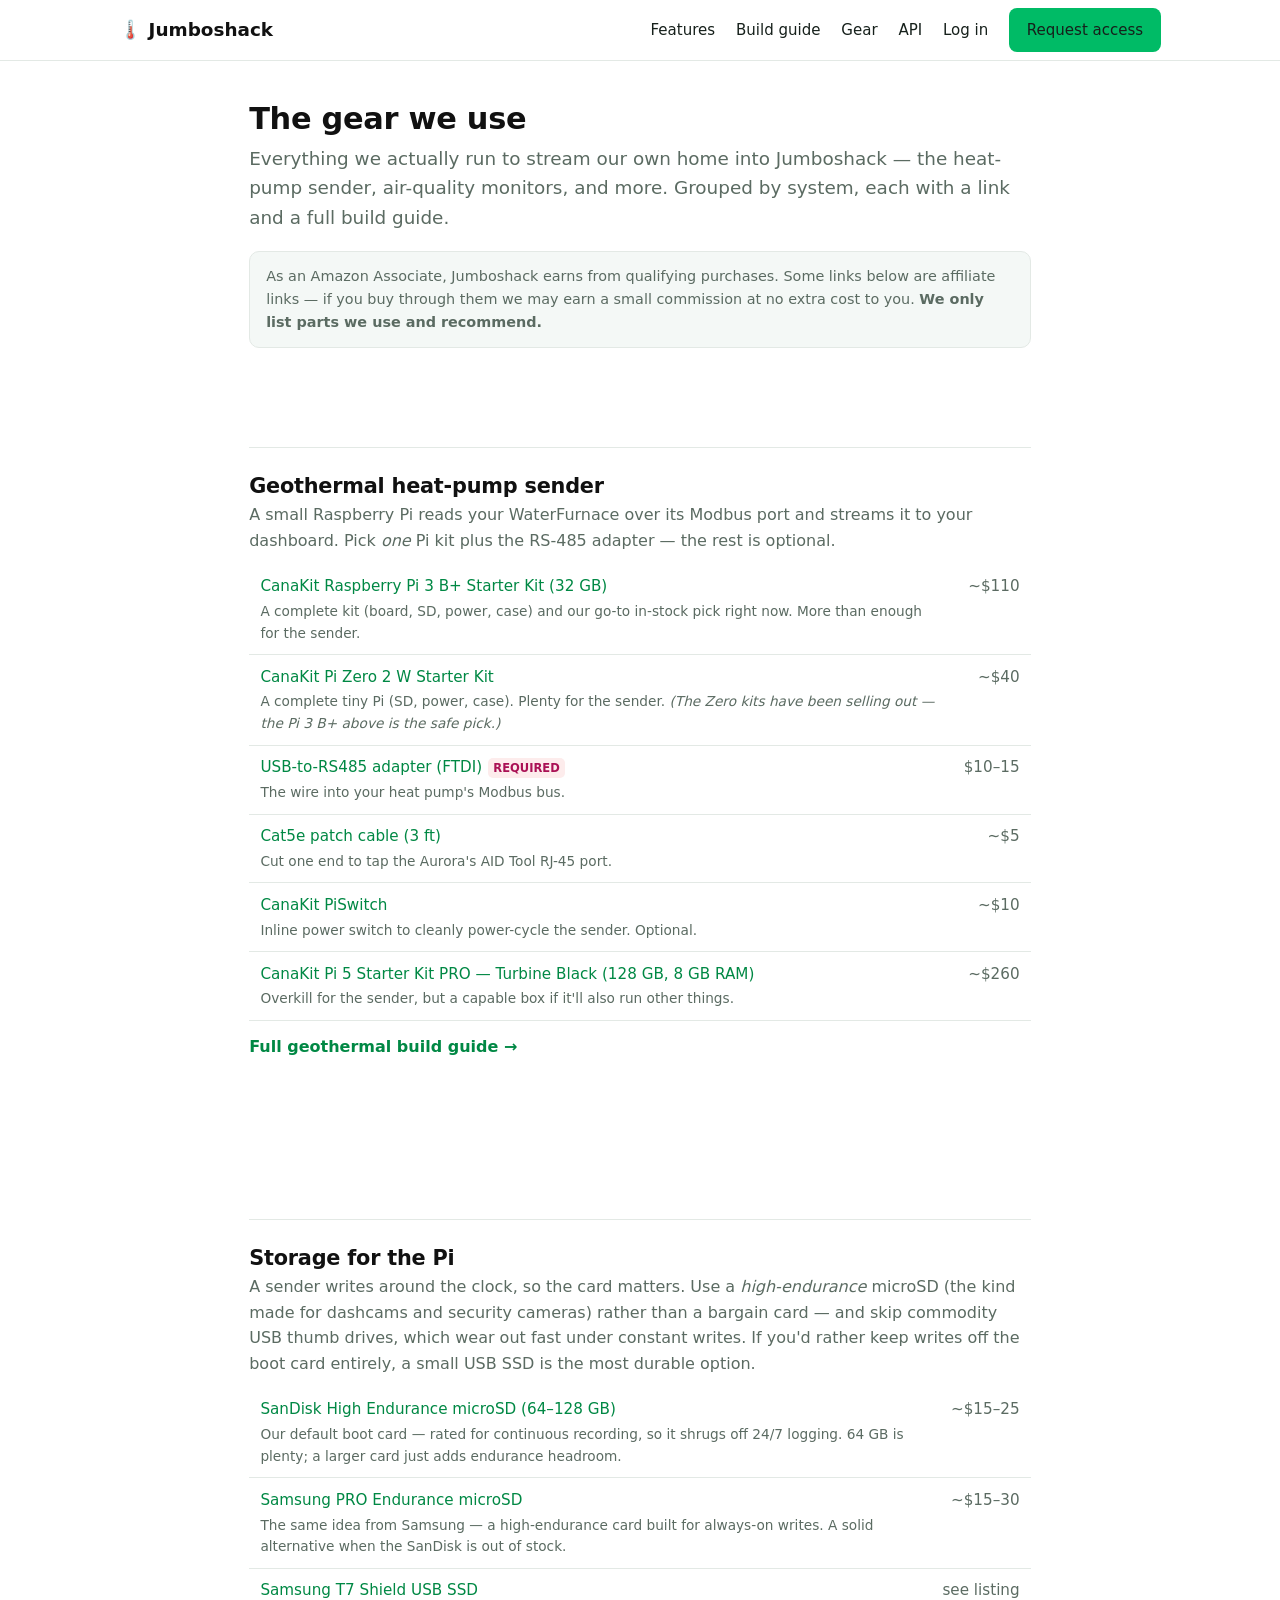
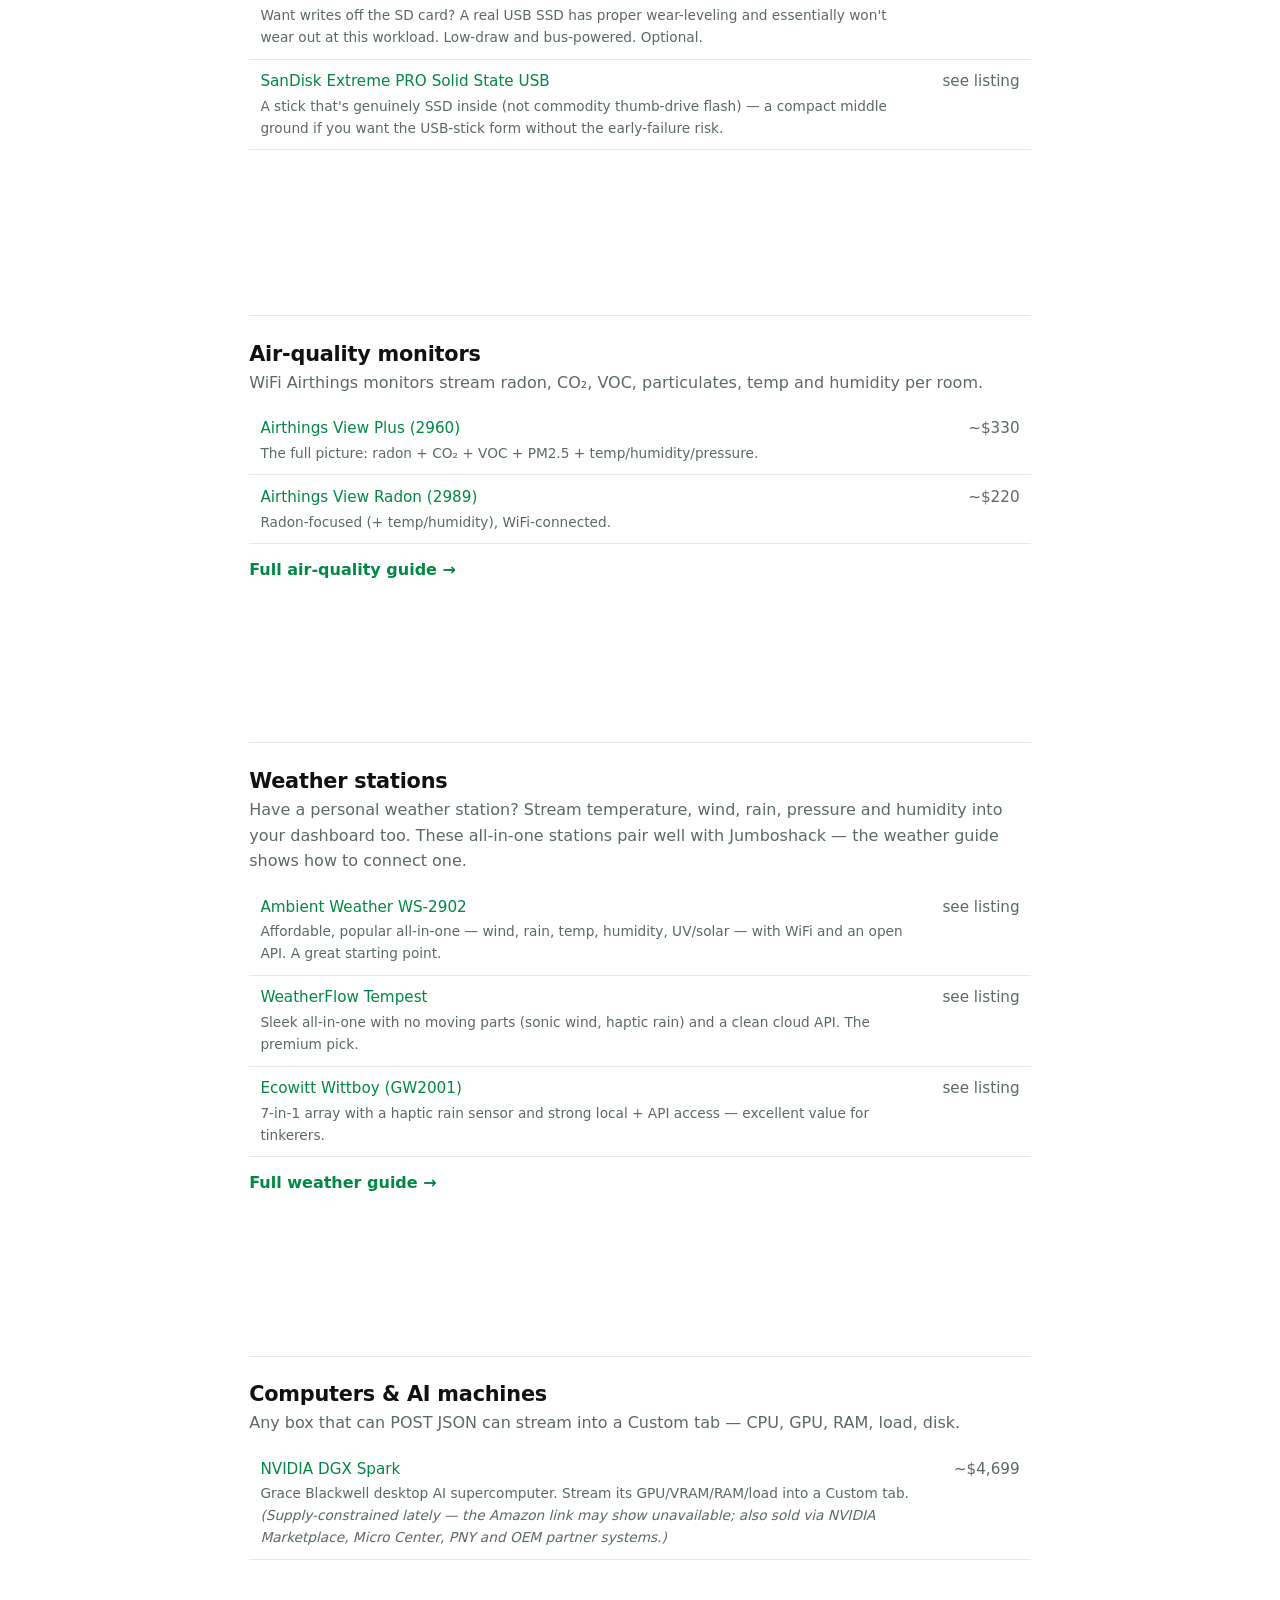
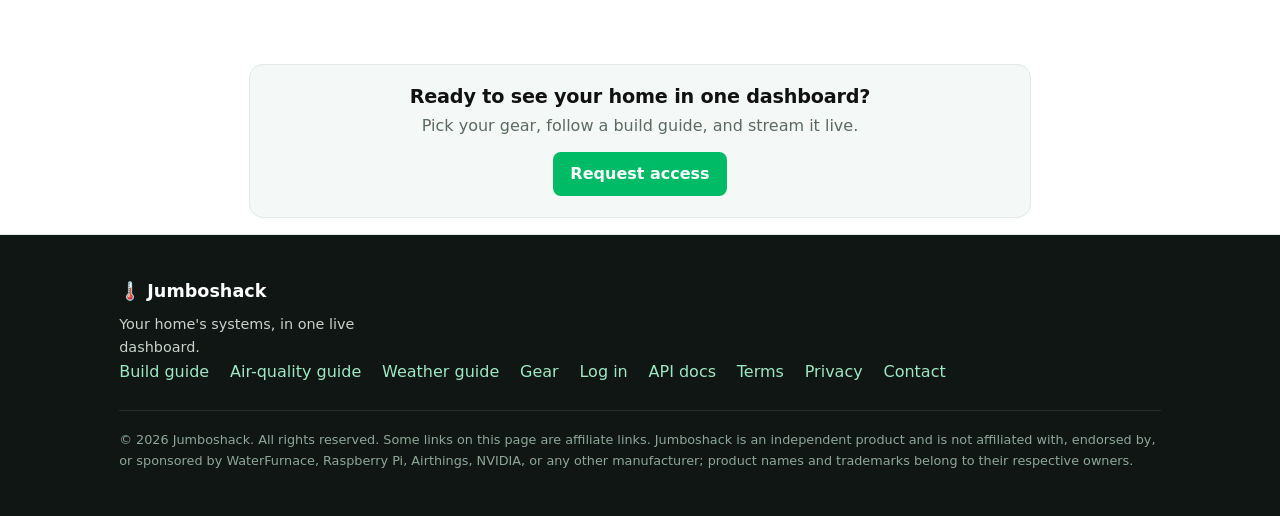
<file: gear.html>
<!doctype html>
<html lang="en">
<head>
<meta charset="utf-8">
<meta name="viewport" content="width=device-width,initial-scale=1">
<meta name="color-scheme" content="light">
<title>The gear we use — Jumboshack</title>
<meta name="description" content="The exact hardware we use to monitor our home with Jumboshack — Raspberry Pi senders, an RS-485 adapter, Airthings air-quality monitors, and more — with links and build guides.">
<meta property="og:title" content="The gear we use — Jumboshack">
<meta property="og:description" content="Every part we use to stream our geothermal heat pump, air quality, and more into one dashboard — with links and build guides.">
<meta property="og:type" content="website">
<link rel="canonical" href="https://jumboshack.com/gear.html">
<link rel="icon" href="data:image/svg+xml,<svg xmlns='http://www.w3.org/2000/svg' viewBox='0 0 100 100'><text y='.9em' font-size='90'>🌡️</text></svg>">
<link rel="stylesheet" href="style.css">
<style>
/* gear-page-specific styles (kept local to this page) */
.gearpage{max-width:820px;margin:0 auto;padding:2.5rem 1.2rem 1rem}
.gearpage h1{font-size:1.9rem;margin:0 0 .4rem}
.gearpage .lead{font-size:1.15rem;color:var(--muted);margin:0 0 1.2rem}
.gearsec{margin:2.4rem 0 0}
.gearsec h2{font-size:1.3rem;margin:0 0 .2rem;padding-top:1.6rem;border-top:1px solid var(--border)}
.gearsec .sub{color:var(--muted);margin:.1rem 0 .7rem}
.parts{width:100%;border-collapse:collapse;margin:.6rem 0 .3rem;font-size:.95rem}
.parts td{text-align:left;padding:.6rem .7rem;border-bottom:1px solid var(--border);vertical-align:top}
.parts td.p{white-space:nowrap;color:var(--muted);text-align:right}
.parts .item b{font-weight:600}
.parts .why{display:block;color:var(--muted);font-size:.9em;margin-top:.15rem}
.req{display:inline-block;font-size:.72rem;font-weight:700;color:#a15;background:#fdecec;border-radius:5px;padding:.05rem .35rem;margin-left:.35rem;vertical-align:middle}
.guidelink{display:inline-block;margin:.5rem 0 0;font-weight:600}
.disclose{background:var(--soft);border:1px solid var(--border);border-radius:10px;padding:.8rem 1rem;margin:1.1rem 0 0;font-size:.9rem;color:var(--muted)}
.cta{background:var(--soft);border:1px solid var(--border);border-radius:14px;padding:1.3rem 1.4rem;margin:2.4rem 0 0;text-align:center}
.cta h2{border:0;padding:0;margin:0 0 .3rem;font-size:1.2rem}
</style>
</head>
<body>

<header class="nav">
  <div class="wrap">
    <a class="brand" href="index.html">🌡️ Jumboshack</a>
    <nav>
      <a href="index.html#features" class="hide-sm">Features</a>
      <a href="build.html" class="hide-sm">Build guide</a>
      <a href="gear.html" class="hide-sm">Gear</a>
      <a href="https://app.jumboshack.com/ingest-docs" class="hide-sm">API</a>
      <a href="https://app.jumboshack.com/login">Log in</a>
      <a class="btn" href="https://app.jumboshack.com/request">Request access</a>
    </nav>
  </div>
</header>

<main class="gearpage">
  <h1>The gear we use</h1>
  <p class="lead">Everything we actually run to stream our own home into Jumboshack — the heat-pump sender,
    air-quality monitors, and more. Grouped by system, each with a link and a full build guide.</p>

  <div class="disclose">
    As an Amazon Associate, Jumboshack earns from qualifying purchases. Some links below are affiliate links —
    if you buy through them we may earn a small commission at no extra cost to you. <b>We only list parts we
    use and recommend.</b>
  </div>

  <!-- Geothermal -->
  <section class="gearsec">
    <h2>Geothermal heat-pump sender</h2>
    <p class="sub">A small Raspberry Pi reads your WaterFurnace over its Modbus port and streams it to your
      dashboard. Pick <em>one</em> Pi kit plus the RS-485 adapter — the rest is optional.</p>
    <table class="parts">
      <tr>
        <td class="item"><a href="https://www.amazon.com/dp/B07BCC8PK7?tag=castaway0b-20" target="_blank" rel="noopener sponsored">CanaKit Raspberry Pi 3 B+ Starter Kit (32 GB)</a>
          <span class="why">A complete kit (board, SD, power, case) and our go-to in-stock pick right now. More than enough for the sender.</span></td>
        <td class="p">~$110</td>
      </tr>
      <tr>
        <td class="item"><a href="https://www.amazon.com/dp/B0CT1NWTHY?tag=castaway0b-20" target="_blank" rel="noopener sponsored">CanaKit Pi Zero 2 W Starter Kit</a>
          <span class="why">A complete tiny Pi (SD, power, case). Plenty for the sender. <em>(The Zero kits have been selling out — the Pi 3 B+ above is the safe pick.)</em></span></td>
        <td class="p">~$40</td>
      </tr>
      <tr>
        <td class="item"><a href="https://www.amazon.com/dp/B07B416CPK?tag=castaway0b-20" target="_blank" rel="noopener sponsored">USB-to-RS485 adapter (FTDI)</a><span class="req">REQUIRED</span>
          <span class="why">The wire into your heat pump's Modbus bus.</span></td>
        <td class="p">$10–15</td>
      </tr>
      <tr>
        <td class="item"><a href="https://www.amazon.com/dp/B00000JDF5?tag=castaway0b-20" target="_blank" rel="noopener sponsored">Cat5e patch cable (3 ft)</a>
          <span class="why">Cut one end to tap the Aurora's AID Tool RJ-45 port.</span></td>
        <td class="p">~$5</td>
      </tr>
      <tr>
        <td class="item"><a href="https://www.amazon.com/dp/B07H125ZRL?tag=castaway0b-20" target="_blank" rel="noopener sponsored">CanaKit PiSwitch</a>
          <span class="why">Inline power switch to cleanly power-cycle the sender. Optional.</span></td>
        <td class="p">~$10</td>
      </tr>
      <tr>
        <td class="item"><a href="https://www.amazon.com/dp/B0CRSNCJ6Y?tag=castaway0b-20" target="_blank" rel="noopener sponsored">CanaKit Pi 5 Starter Kit PRO — Turbine Black (128 GB, 8 GB RAM)</a>
          <span class="why">Overkill for the sender, but a capable box if it'll also run other things.</span></td>
        <td class="p">~$260</td>
      </tr>
    </table>
    <a class="guidelink" href="build.html">Full geothermal build guide →</a>
  </section>

  <!-- Storage -->
  <section class="gearsec">
    <h2>Storage for the Pi</h2>
    <p class="sub">A sender writes around the clock, so the card matters. Use a <em>high-endurance</em> microSD
      (the kind made for dashcams and security cameras) rather than a bargain card — and skip commodity USB
      thumb drives, which wear out fast under constant writes. If you'd rather keep writes off the boot card
      entirely, a small USB SSD is the most durable option.</p>
    <table class="parts">
      <tr>
        <td class="item"><a href="https://www.amazon.com/s?k=SanDisk+High+Endurance+microSD&tag=castaway0b-20" target="_blank" rel="noopener sponsored">SanDisk High Endurance microSD (64–128 GB)</a>
          <span class="why">Our default boot card — rated for continuous recording, so it shrugs off 24/7 logging. 64 GB is plenty; a larger card just adds endurance headroom.</span></td>
        <td class="p">~$15–25</td>
      </tr>
      <tr>
        <td class="item"><a href="https://www.amazon.com/s?k=Samsung+PRO+Endurance+microSD&tag=castaway0b-20" target="_blank" rel="noopener sponsored">Samsung PRO Endurance microSD</a>
          <span class="why">The same idea from Samsung — a high-endurance card built for always-on writes. A solid alternative when the SanDisk is out of stock.</span></td>
        <td class="p">~$15–30</td>
      </tr>
      <tr>
        <td class="item"><a href="https://www.amazon.com/s?k=Samsung+T7+Shield+portable+SSD&tag=castaway0b-20" target="_blank" rel="noopener sponsored">Samsung T7 Shield USB SSD</a>
          <span class="why">Want writes off the SD card? A real USB SSD has proper wear-leveling and essentially won't wear out at this workload. Low-draw and bus-powered. Optional.</span></td>
        <td class="p">see listing</td>
      </tr>
      <tr>
        <td class="item"><a href="https://www.amazon.com/s?k=SanDisk+Extreme+PRO+Solid+State+flash+drive&tag=castaway0b-20" target="_blank" rel="noopener sponsored">SanDisk Extreme PRO Solid State USB</a>
          <span class="why">A stick that's genuinely SSD inside (not commodity thumb-drive flash) — a compact middle ground if you want the USB-stick form without the early-failure risk.</span></td>
        <td class="p">see listing</td>
      </tr>
    </table>
  </section>

  <!-- Air quality -->
  <section class="gearsec">
    <h2>Air-quality monitors</h2>
    <p class="sub">WiFi Airthings monitors stream radon, CO₂, VOC, particulates, temp and humidity per room.</p>
    <table class="parts">
      <tr>
        <td class="item"><a href="https://www.amazon.com/dp/B097YW5Q72?tag=castaway0b-20" target="_blank" rel="noopener sponsored">Airthings View Plus (2960)</a>
          <span class="why">The full picture: radon + CO₂ + VOC + PM2.5 + temp/humidity/pressure.</span></td>
        <td class="p">~$330</td>
      </tr>
      <tr>
        <td class="item"><a href="https://www.amazon.com/dp/B09SQ64K7Q?tag=castaway0b-20" target="_blank" rel="noopener sponsored">Airthings View Radon (2989)</a>
          <span class="why">Radon-focused (+ temp/humidity), WiFi-connected.</span></td>
        <td class="p">~$220</td>
      </tr>
    </table>
    <a class="guidelink" href="air-build.html">Full air-quality guide →</a>
  </section>

  <!-- Weather -->
  <section class="gearsec">
    <h2>Weather stations</h2>
    <p class="sub">Have a personal weather station? Stream temperature, wind, rain, pressure and humidity
      into your dashboard too. These all-in-one stations pair well with Jumboshack — the weather guide
      shows how to connect one.</p>
    <table class="parts">
      <tr>
        <td class="item"><a href="https://www.amazon.com/dp/B01N5TEHLI?tag=castaway0b-20" target="_blank" rel="noopener sponsored">Ambient Weather WS-2902</a>
          <span class="why">Affordable, popular all-in-one — wind, rain, temp, humidity, UV/solar — with WiFi and an open API. A great starting point.</span></td>
        <td class="p">see listing</td>
      </tr>
      <tr>
        <td class="item"><a href="https://www.amazon.com/dp/B0868WY7NY?tag=castaway0b-20" target="_blank" rel="noopener sponsored">WeatherFlow Tempest</a>
          <span class="why">Sleek all-in-one with no moving parts (sonic wind, haptic rain) and a clean cloud API. The premium pick.</span></td>
        <td class="p">see listing</td>
      </tr>
      <tr>
        <td class="item"><a href="https://www.amazon.com/s?k=Ecowitt+Wittboy+GW2001&tag=castaway0b-20" target="_blank" rel="noopener sponsored">Ecowitt Wittboy (GW2001)</a>
          <span class="why">7-in-1 array with a haptic rain sensor and strong local + API access — excellent value for tinkerers.</span></td>
        <td class="p">see listing</td>
      </tr>
    </table>
    <a class="guidelink" href="weather-build.html">Full weather guide →</a>
  </section>

  <!-- Computers / AI -->
  <section class="gearsec">
    <h2>Computers &amp; AI machines</h2>
    <p class="sub">Any box that can POST JSON can stream into a Custom tab — CPU, GPU, RAM, load, disk.</p>
    <table class="parts">
      <tr>
        <td class="item"><a href="https://www.amazon.com/dp/B0FWJ16CCH?tag=castaway0b-20" target="_blank" rel="noopener sponsored">NVIDIA DGX Spark</a>
          <span class="why">Grace Blackwell desktop AI supercomputer. Stream its GPU/VRAM/RAM/load into a Custom tab. <em>(Supply-constrained lately — the Amazon link may show unavailable; also sold via NVIDIA Marketplace, Micro Center, PNY and OEM partner systems.)</em></span></td>
        <td class="p">~$4,699</td>
      </tr>
    </table>
  </section>

  <div class="cta">
    <h2>Ready to see your home in one dashboard?</h2>
    <p style="color:var(--muted);margin:0 0 .8rem">Pick your gear, follow a build guide, and stream it live.</p>
    <a class="btn" href="https://app.jumboshack.com/request">Request access</a>
  </div>
</main>

<footer>
  <div class="wrap">
    <div class="foot-cols">
      <div>
        <div class="brand" style="font-size:1.1rem">🌡️ Jumboshack</div>
        <p style="max-width:34ch;font-size:.9rem;margin:.5rem 0 0">Your home's systems, in one live dashboard.</p>
      </div>
      <nav>
        <a href="build.html">Build guide</a>
        <a href="air-build.html">Air-quality guide</a>
        <a href="weather-build.html">Weather guide</a>
        <a href="gear.html">Gear</a>
        <a href="https://app.jumboshack.com/login">Log in</a>
        <a href="https://app.jumboshack.com/ingest-docs">API docs</a>
        <a href="terms.html">Terms</a>
        <a href="privacy.html">Privacy</a>
        <a href="mailto:hello@jumboshack.com">Contact</a>
      </nav>
    </div>
    <p class="fine">
      © 2026 Jumboshack. All rights reserved. Some links on this page are affiliate links. Jumboshack is an
      independent product and is not affiliated with, endorsed by, or sponsored by WaterFurnace, Raspberry Pi,
      Airthings, NVIDIA, or any other manufacturer; product names and trademarks belong to their respective owners.
    </p>
  </div>
</footer>

</body>
</html>
</file>
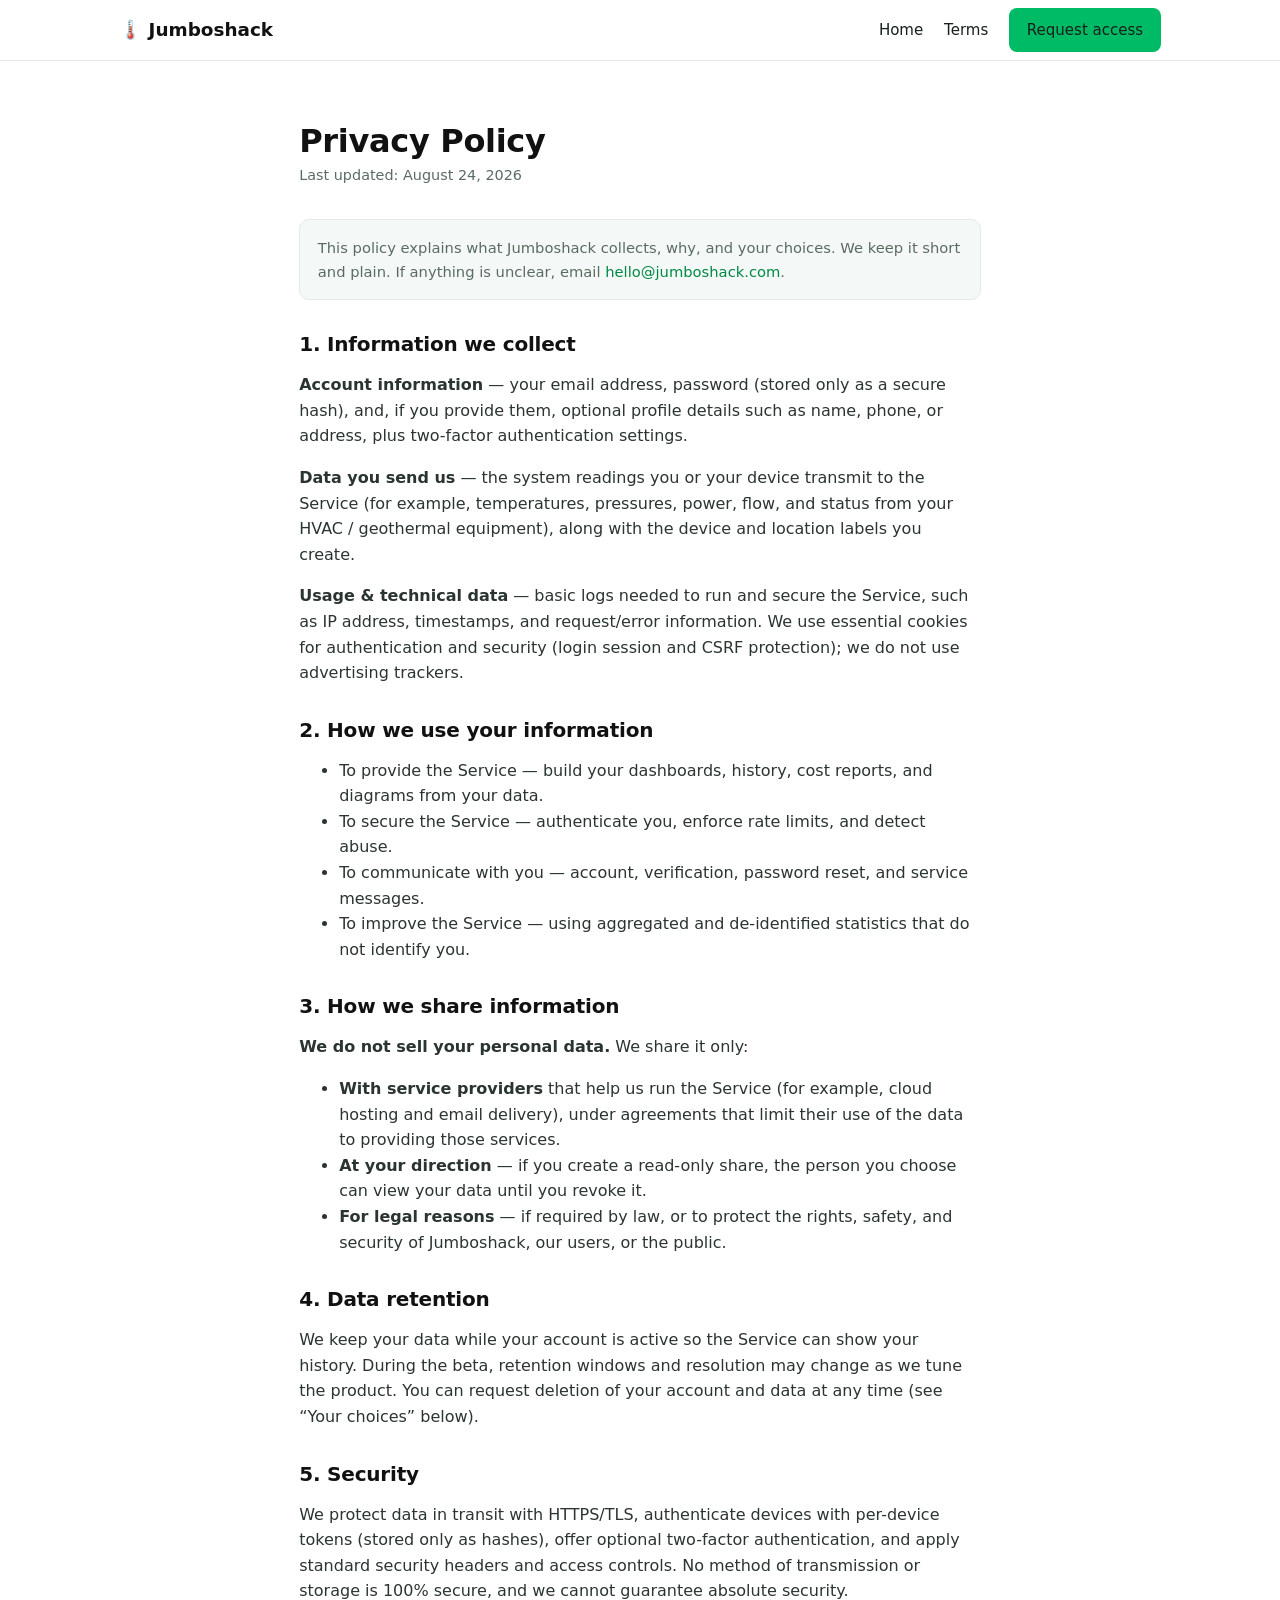
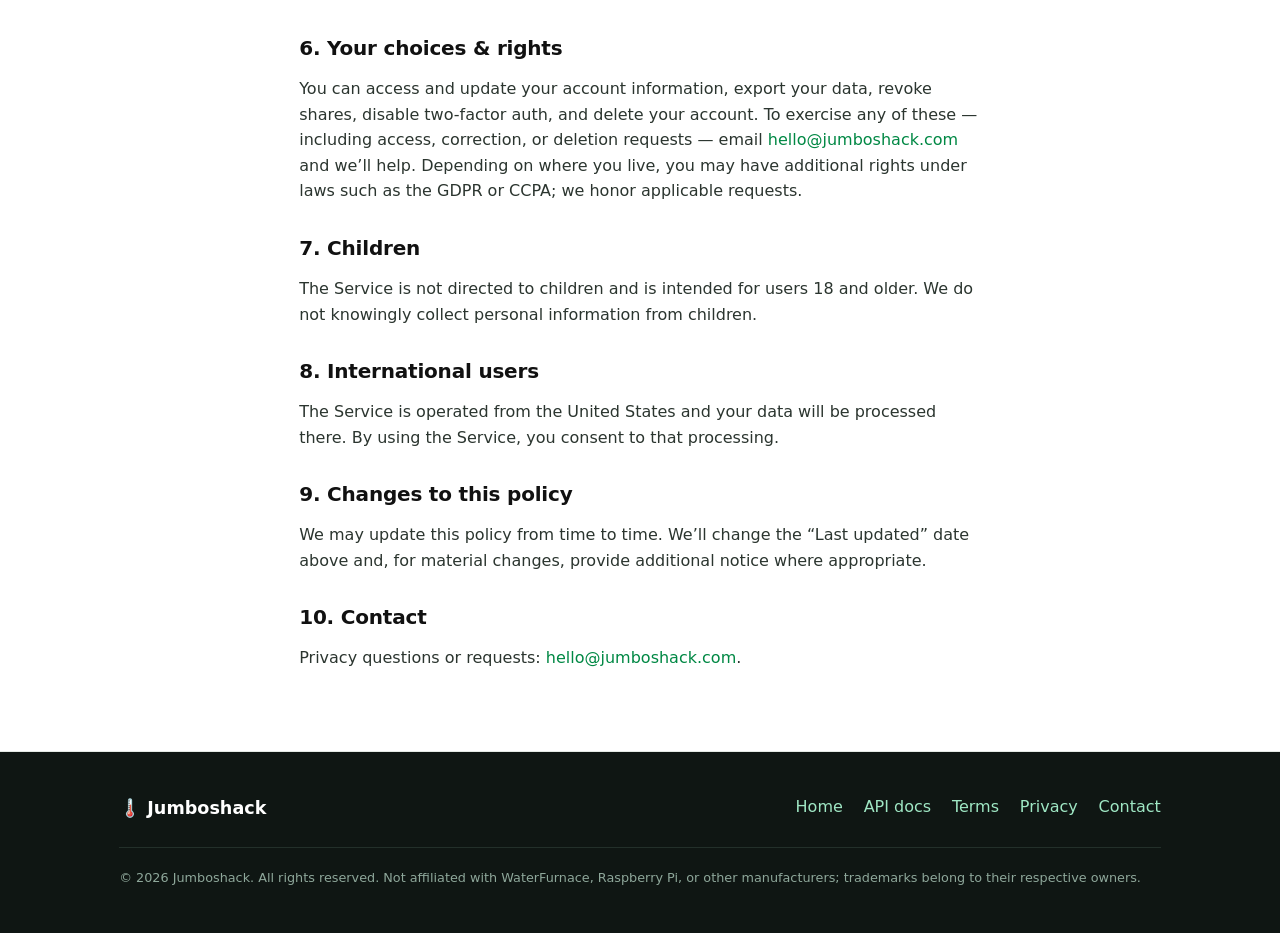
<file: privacy.html>
<!doctype html>
<html lang="en">
<head>
<meta charset="utf-8">
<meta name="viewport" content="width=device-width,initial-scale=1">
<title>Privacy Policy — Jumboshack</title>
<link rel="icon" href="data:image/svg+xml,<svg xmlns='http://www.w3.org/2000/svg' viewBox='0 0 100 100'><text y='.9em' font-size='90'>🌡️</text></svg>">
<link rel="stylesheet" href="style.css">
</head>
<body>
<!-- NOTE (internal): plain-language starting-point template. Have counsel review; fill entity + jurisdiction. -->
<header class="nav">
  <div class="wrap">
    <a class="brand" href="index.html">🌡️ Jumboshack</a>
    <nav>
      <a href="index.html" class="hide-sm">Home</a>
      <a href="terms.html" class="hide-sm">Terms</a>
      <a class="btn" href="mailto:hello@jumboshack.com?subject=Jumboshack%20access%20request">Request access</a>
    </nav>
  </div>
</header>

<main class="legal">
  <h1>Privacy Policy</h1>
  <div class="updated">Last updated: August 24, 2026</div>

  <div class="disclaimer">
    This policy explains what Jumboshack collects, why, and your choices. We keep it short and plain. If anything
    is unclear, email <a href="mailto:hello@jumboshack.com">hello@jumboshack.com</a>.
  </div>

  <h2>1. Information we collect</h2>
  <p><strong>Account information</strong> — your email address, password (stored only as a secure hash), and, if
  you provide them, optional profile details such as name, phone, or address, plus two-factor authentication
  settings.</p>
  <p><strong>Data you send us</strong> — the system readings you or your device transmit to the Service (for
  example, temperatures, pressures, power, flow, and status from your HVAC / geothermal equipment), along with
  the device and location labels you create.</p>
  <p><strong>Usage &amp; technical data</strong> — basic logs needed to run and secure the Service, such as IP
  address, timestamps, and request/error information. We use essential cookies for authentication and security
  (login session and CSRF protection); we do not use advertising trackers.</p>

  <h2>2. How we use your information</h2>
  <ul>
    <li>To provide the Service — build your dashboards, history, cost reports, and diagrams from your data.</li>
    <li>To secure the Service — authenticate you, enforce rate limits, and detect abuse.</li>
    <li>To communicate with you — account, verification, password reset, and service messages.</li>
    <li>To improve the Service — using aggregated and de-identified statistics that do not identify you.</li>
  </ul>

  <h2>3. How we share information</h2>
  <p><strong>We do not sell your personal data.</strong> We share it only:</p>
  <ul>
    <li><strong>With service providers</strong> that help us run the Service (for example, cloud hosting and
      email delivery), under agreements that limit their use of the data to providing those services.</li>
    <li><strong>At your direction</strong> — if you create a read-only share, the person you choose can view
      your data until you revoke it.</li>
    <li><strong>For legal reasons</strong> — if required by law, or to protect the rights, safety, and security
      of Jumboshack, our users, or the public.</li>
  </ul>

  <h2>4. Data retention</h2>
  <p>We keep your data while your account is active so the Service can show your history. During the beta,
  retention windows and resolution may change as we tune the product. You can request deletion of your account
  and data at any time (see “Your choices” below).</p>

  <h2>5. Security</h2>
  <p>We protect data in transit with HTTPS/TLS, authenticate devices with per-device tokens (stored only as
  hashes), offer optional two-factor authentication, and apply standard security headers and access controls. No
  method of transmission or storage is 100% secure, and we cannot guarantee absolute security.</p>

  <h2>6. Your choices &amp; rights</h2>
  <p>You can access and update your account information, export your data, revoke shares, disable two-factor auth,
  and delete your account. To exercise any of these — including access, correction, or deletion requests — email
  <a href="mailto:hello@jumboshack.com">hello@jumboshack.com</a> and we’ll help. Depending on where you live, you
  may have additional rights under laws such as the GDPR or CCPA; we honor applicable requests.</p>

  <h2>7. Children</h2>
  <p>The Service is not directed to children and is intended for users 18 and older. We do not knowingly collect
  personal information from children.</p>

  <h2>8. International users</h2>
  <p>The Service is operated from the United States and your data will be processed there. By using the Service,
  you consent to that processing.</p>

  <h2>9. Changes to this policy</h2>
  <p>We may update this policy from time to time. We’ll change the “Last updated” date above and, for material
  changes, provide additional notice where appropriate.</p>

  <h2>10. Contact</h2>
  <p>Privacy questions or requests: <a href="mailto:hello@jumboshack.com">hello@jumboshack.com</a>.</p>
</main>

<footer>
  <div class="wrap">
    <div class="cols">
      <div class="brand" style="font-size:1.1rem">🌡️ Jumboshack</div>
      <nav>
        <a href="index.html">Home</a>
        <a href="https://app.jumboshack.com/ingest-docs">API docs</a>
        <a href="terms.html">Terms</a>
        <a href="privacy.html">Privacy</a>
        <a href="mailto:hello@jumboshack.com">Contact</a>
      </nav>
    </div>
    <p class="fine">© 2026 Jumboshack. All rights reserved. Not affiliated with WaterFurnace, Raspberry Pi, or
      other manufacturers; trademarks belong to their respective owners.</p>
  </div>
</footer>
</body>
</html>
</file>
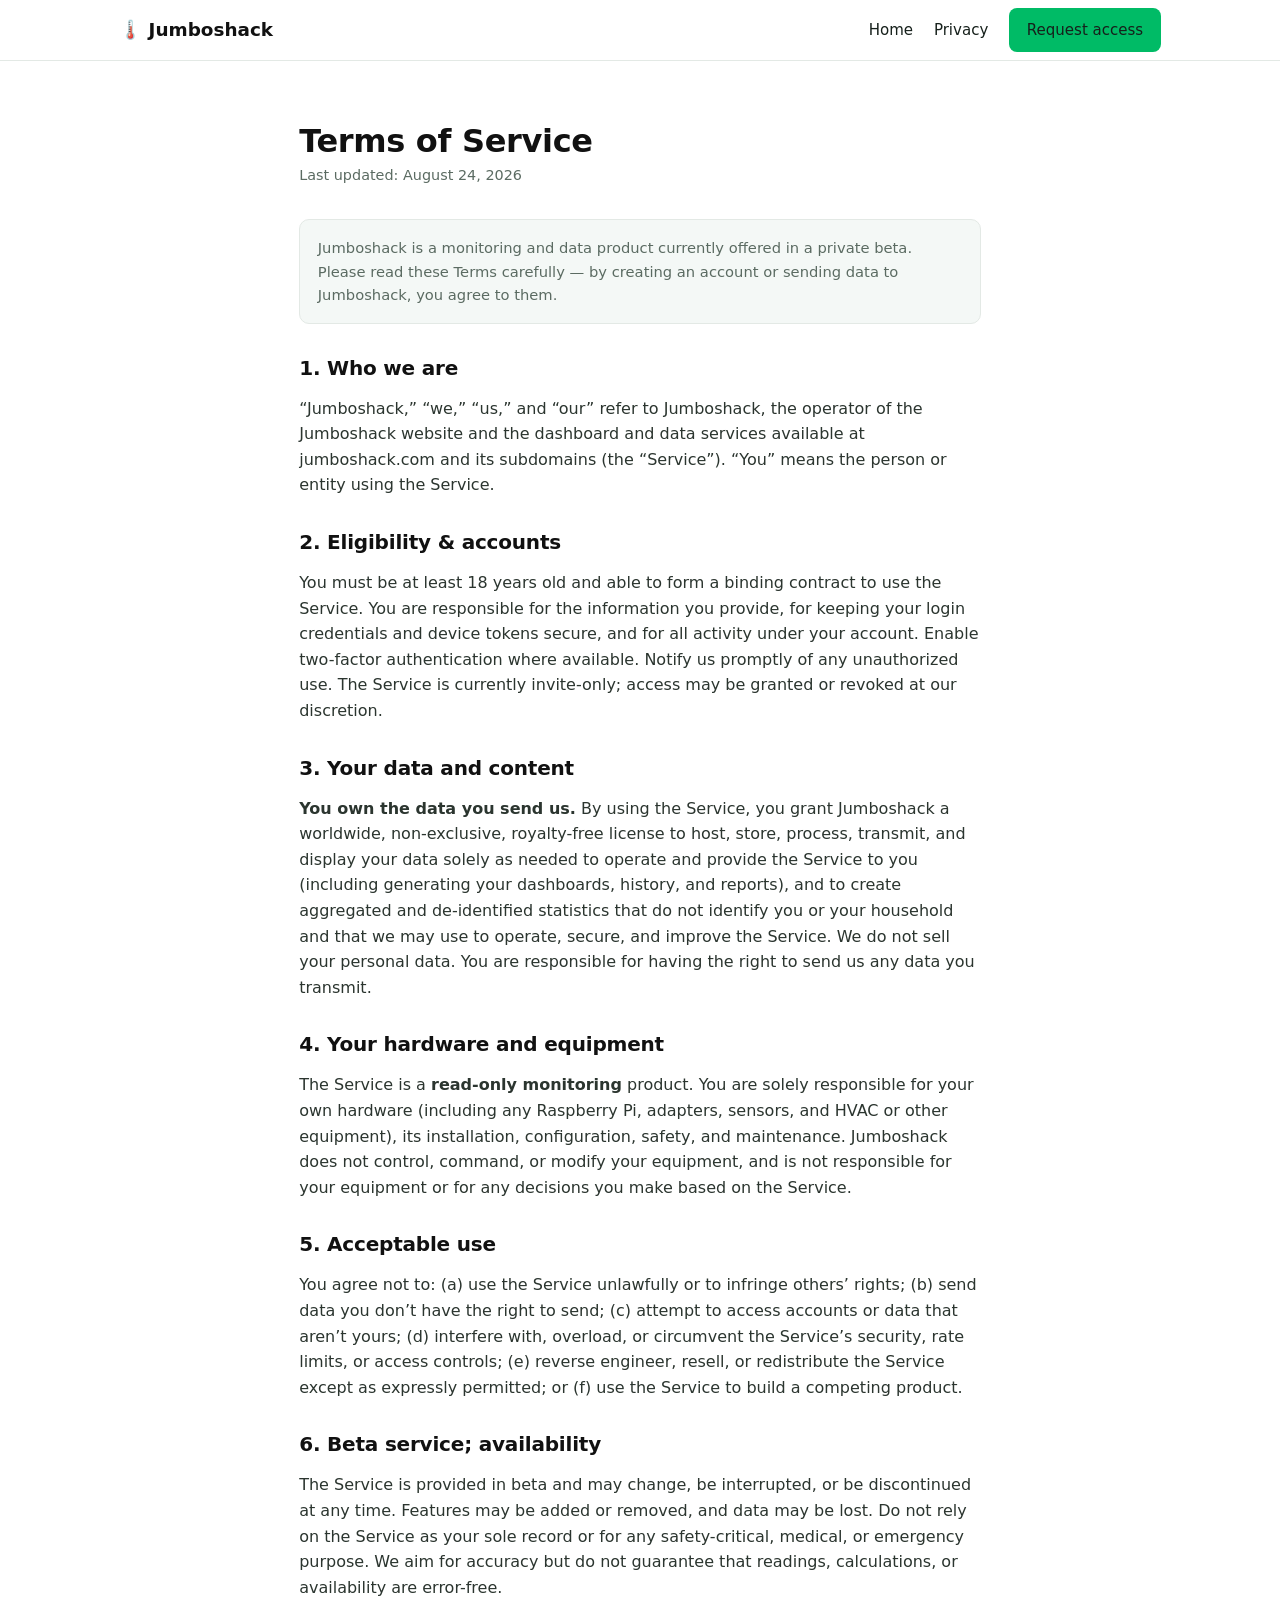
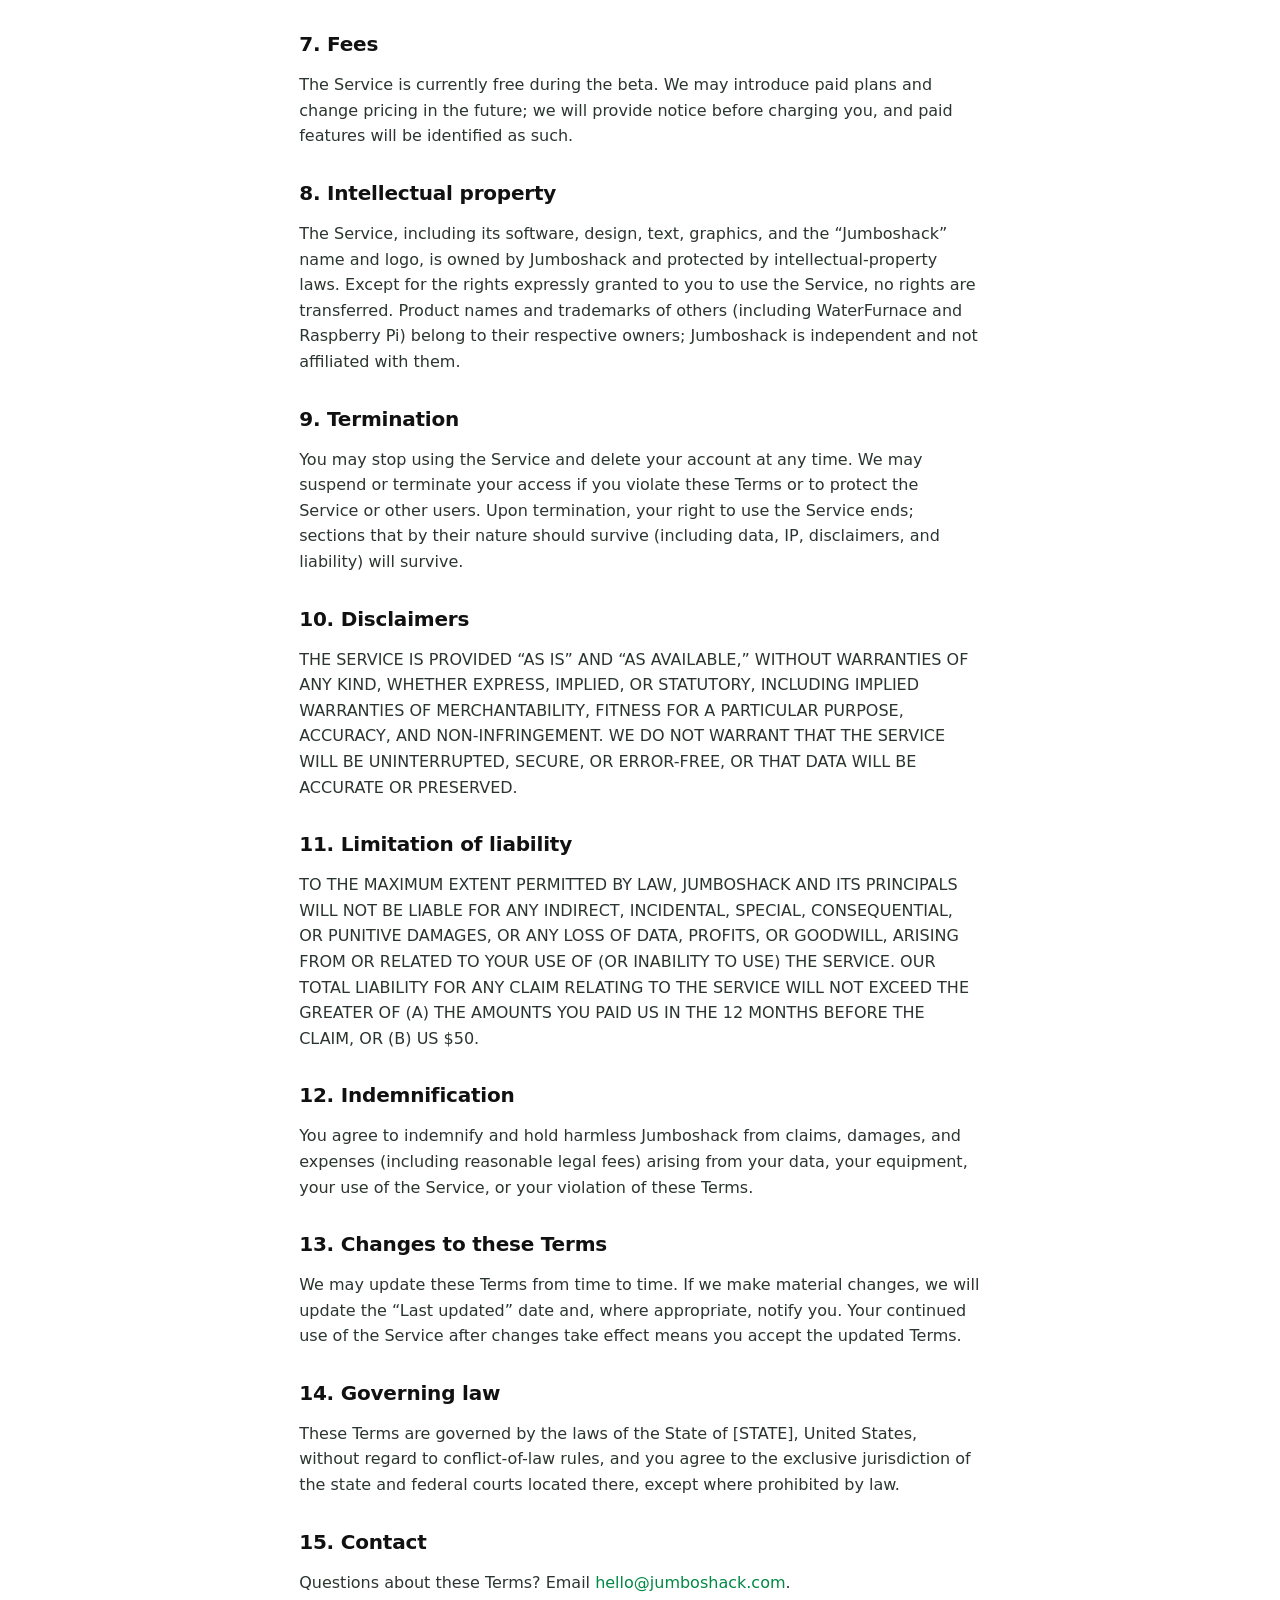
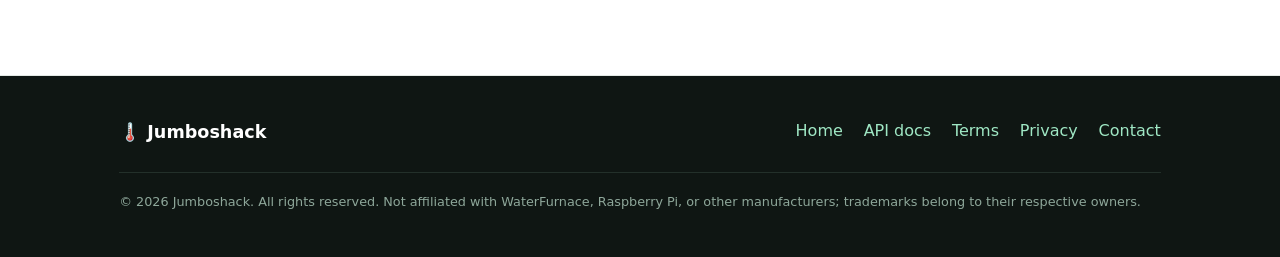
<file: terms.html>
<!doctype html>
<html lang="en">
<head>
<meta charset="utf-8">
<meta name="viewport" content="width=device-width,initial-scale=1">
<title>Terms of Service — Jumboshack</title>
<link rel="icon" href="data:image/svg+xml,<svg xmlns='http://www.w3.org/2000/svg' viewBox='0 0 100 100'><text y='.9em' font-size='90'>🌡️</text></svg>">
<link rel="stylesheet" href="style.css">
</head>
<body>
<!-- NOTE (internal): this is a plain-language starting-point template. Have counsel review,
     and fill in the legal entity name and governing-law jurisdiction before relying on it. -->
<header class="nav">
  <div class="wrap">
    <a class="brand" href="index.html">🌡️ Jumboshack</a>
    <nav>
      <a href="index.html" class="hide-sm">Home</a>
      <a href="privacy.html" class="hide-sm">Privacy</a>
      <a class="btn" href="mailto:hello@jumboshack.com?subject=Jumboshack%20access%20request">Request access</a>
    </nav>
  </div>
</header>

<main class="legal">
  <h1>Terms of Service</h1>
  <div class="updated">Last updated: August 24, 2026</div>

  <div class="disclaimer">
    Jumboshack is a monitoring and data product currently offered in a private beta. Please read these
    Terms carefully — by creating an account or sending data to Jumboshack, you agree to them.
  </div>

  <h2>1. Who we are</h2>
  <p>“Jumboshack,” “we,” “us,” and “our” refer to Jumboshack, the operator of the Jumboshack website and the
  dashboard and data services available at jumboshack.com and its subdomains (the “Service”). “You” means the
  person or entity using the Service.</p>

  <h2>2. Eligibility &amp; accounts</h2>
  <p>You must be at least 18 years old and able to form a binding contract to use the Service. You are responsible
  for the information you provide, for keeping your login credentials and device tokens secure, and for all
  activity under your account. Enable two-factor authentication where available. Notify us promptly of any
  unauthorized use. The Service is currently invite-only; access may be granted or revoked at our discretion.</p>

  <h2>3. Your data and content</h2>
  <p><strong>You own the data you send us.</strong> By using the Service, you grant Jumboshack a worldwide,
  non-exclusive, royalty-free license to host, store, process, transmit, and display your data solely as needed
  to operate and provide the Service to you (including generating your dashboards, history, and reports), and to
  create aggregated and de-identified statistics that do not identify you or your household and that we may use to
  operate, secure, and improve the Service. We do not sell your personal data. You are responsible for having the
  right to send us any data you transmit.</p>

  <h2>4. Your hardware and equipment</h2>
  <p>The Service is a <strong>read-only monitoring</strong> product. You are solely responsible for your own
  hardware (including any Raspberry Pi, adapters, sensors, and HVAC or other equipment), its installation,
  configuration, safety, and maintenance. Jumboshack does not control, command, or modify your equipment, and
  is not responsible for your equipment or for any decisions you make based on the Service.</p>

  <h2>5. Acceptable use</h2>
  <p>You agree not to: (a) use the Service unlawfully or to infringe others’ rights; (b) send data you don’t have
  the right to send; (c) attempt to access accounts or data that aren’t yours; (d) interfere with, overload, or
  circumvent the Service’s security, rate limits, or access controls; (e) reverse engineer, resell, or
  redistribute the Service except as expressly permitted; or (f) use the Service to build a competing product.</p>

  <h2>6. Beta service; availability</h2>
  <p>The Service is provided in beta and may change, be interrupted, or be discontinued at any time. Features may
  be added or removed, and data may be lost. Do not rely on the Service as your sole record or for any
  safety-critical, medical, or emergency purpose. We aim for accuracy but do not guarantee that readings,
  calculations, or availability are error-free.</p>

  <h2>7. Fees</h2>
  <p>The Service is currently free during the beta. We may introduce paid plans and change pricing in the future;
  we will provide notice before charging you, and paid features will be identified as such.</p>

  <h2>8. Intellectual property</h2>
  <p>The Service, including its software, design, text, graphics, and the “Jumboshack” name and logo, is owned by
  Jumboshack and protected by intellectual-property laws. Except for the rights expressly granted to you to use
  the Service, no rights are transferred. Product names and trademarks of others (including WaterFurnace and
  Raspberry Pi) belong to their respective owners; Jumboshack is independent and not affiliated with them.</p>

  <h2>9. Termination</h2>
  <p>You may stop using the Service and delete your account at any time. We may suspend or terminate your access
  if you violate these Terms or to protect the Service or other users. Upon termination, your right to use the
  Service ends; sections that by their nature should survive (including data, IP, disclaimers, and liability)
  will survive.</p>

  <h2>10. Disclaimers</h2>
  <p>THE SERVICE IS PROVIDED “AS IS” AND “AS AVAILABLE,” WITHOUT WARRANTIES OF ANY KIND, WHETHER EXPRESS, IMPLIED,
  OR STATUTORY, INCLUDING IMPLIED WARRANTIES OF MERCHANTABILITY, FITNESS FOR A PARTICULAR PURPOSE, ACCURACY, AND
  NON-INFRINGEMENT. WE DO NOT WARRANT THAT THE SERVICE WILL BE UNINTERRUPTED, SECURE, OR ERROR-FREE, OR THAT DATA
  WILL BE ACCURATE OR PRESERVED.</p>

  <h2>11. Limitation of liability</h2>
  <p>TO THE MAXIMUM EXTENT PERMITTED BY LAW, JUMBOSHACK AND ITS PRINCIPALS WILL NOT BE LIABLE FOR ANY INDIRECT,
  INCIDENTAL, SPECIAL, CONSEQUENTIAL, OR PUNITIVE DAMAGES, OR ANY LOSS OF DATA, PROFITS, OR GOODWILL, ARISING FROM
  OR RELATED TO YOUR USE OF (OR INABILITY TO USE) THE SERVICE. OUR TOTAL LIABILITY FOR ANY CLAIM RELATING TO THE
  SERVICE WILL NOT EXCEED THE GREATER OF (A) THE AMOUNTS YOU PAID US IN THE 12 MONTHS BEFORE THE CLAIM, OR (B)
  US $50.</p>

  <h2>12. Indemnification</h2>
  <p>You agree to indemnify and hold harmless Jumboshack from claims, damages, and expenses (including reasonable
  legal fees) arising from your data, your equipment, your use of the Service, or your violation of these Terms.</p>

  <h2>13. Changes to these Terms</h2>
  <p>We may update these Terms from time to time. If we make material changes, we will update the “Last updated”
  date and, where appropriate, notify you. Your continued use of the Service after changes take effect means you
  accept the updated Terms.</p>

  <h2>14. Governing law</h2>
  <p>These Terms are governed by the laws of the State of [STATE], United States, without regard to conflict-of-law
  rules, and you agree to the exclusive jurisdiction of the state and federal courts located there, except where
  prohibited by law.</p>

  <h2>15. Contact</h2>
  <p>Questions about these Terms? Email <a href="mailto:hello@jumboshack.com">hello@jumboshack.com</a>.</p>
</main>

<footer>
  <div class="wrap">
    <div class="cols">
      <div class="brand" style="font-size:1.1rem">🌡️ Jumboshack</div>
      <nav>
        <a href="index.html">Home</a>
        <a href="https://app.jumboshack.com/ingest-docs">API docs</a>
        <a href="terms.html">Terms</a>
        <a href="privacy.html">Privacy</a>
        <a href="mailto:hello@jumboshack.com">Contact</a>
      </nav>
    </div>
    <p class="fine">© 2026 Jumboshack. All rights reserved. Not affiliated with WaterFurnace, Raspberry Pi, or
      other manufacturers; trademarks belong to their respective owners.</p>
  </div>
</footer>
</body>
</html>
</file>
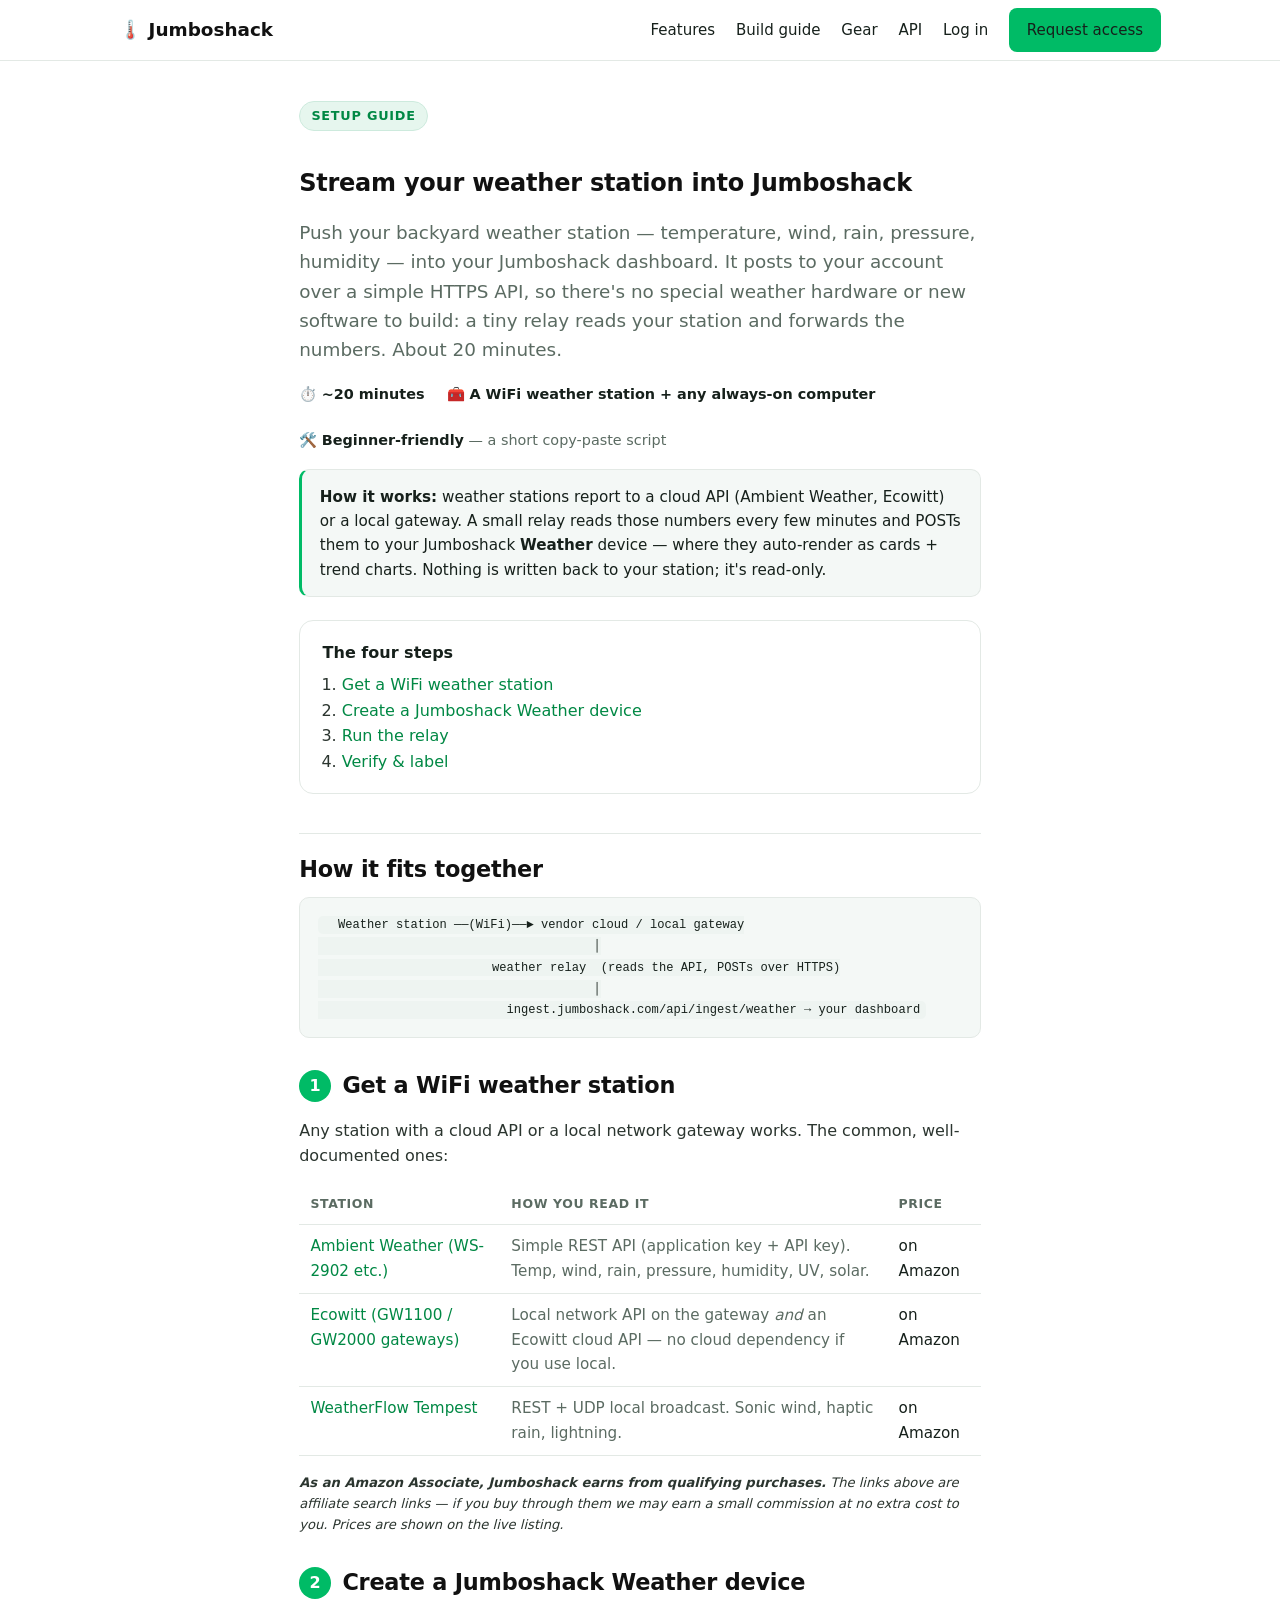
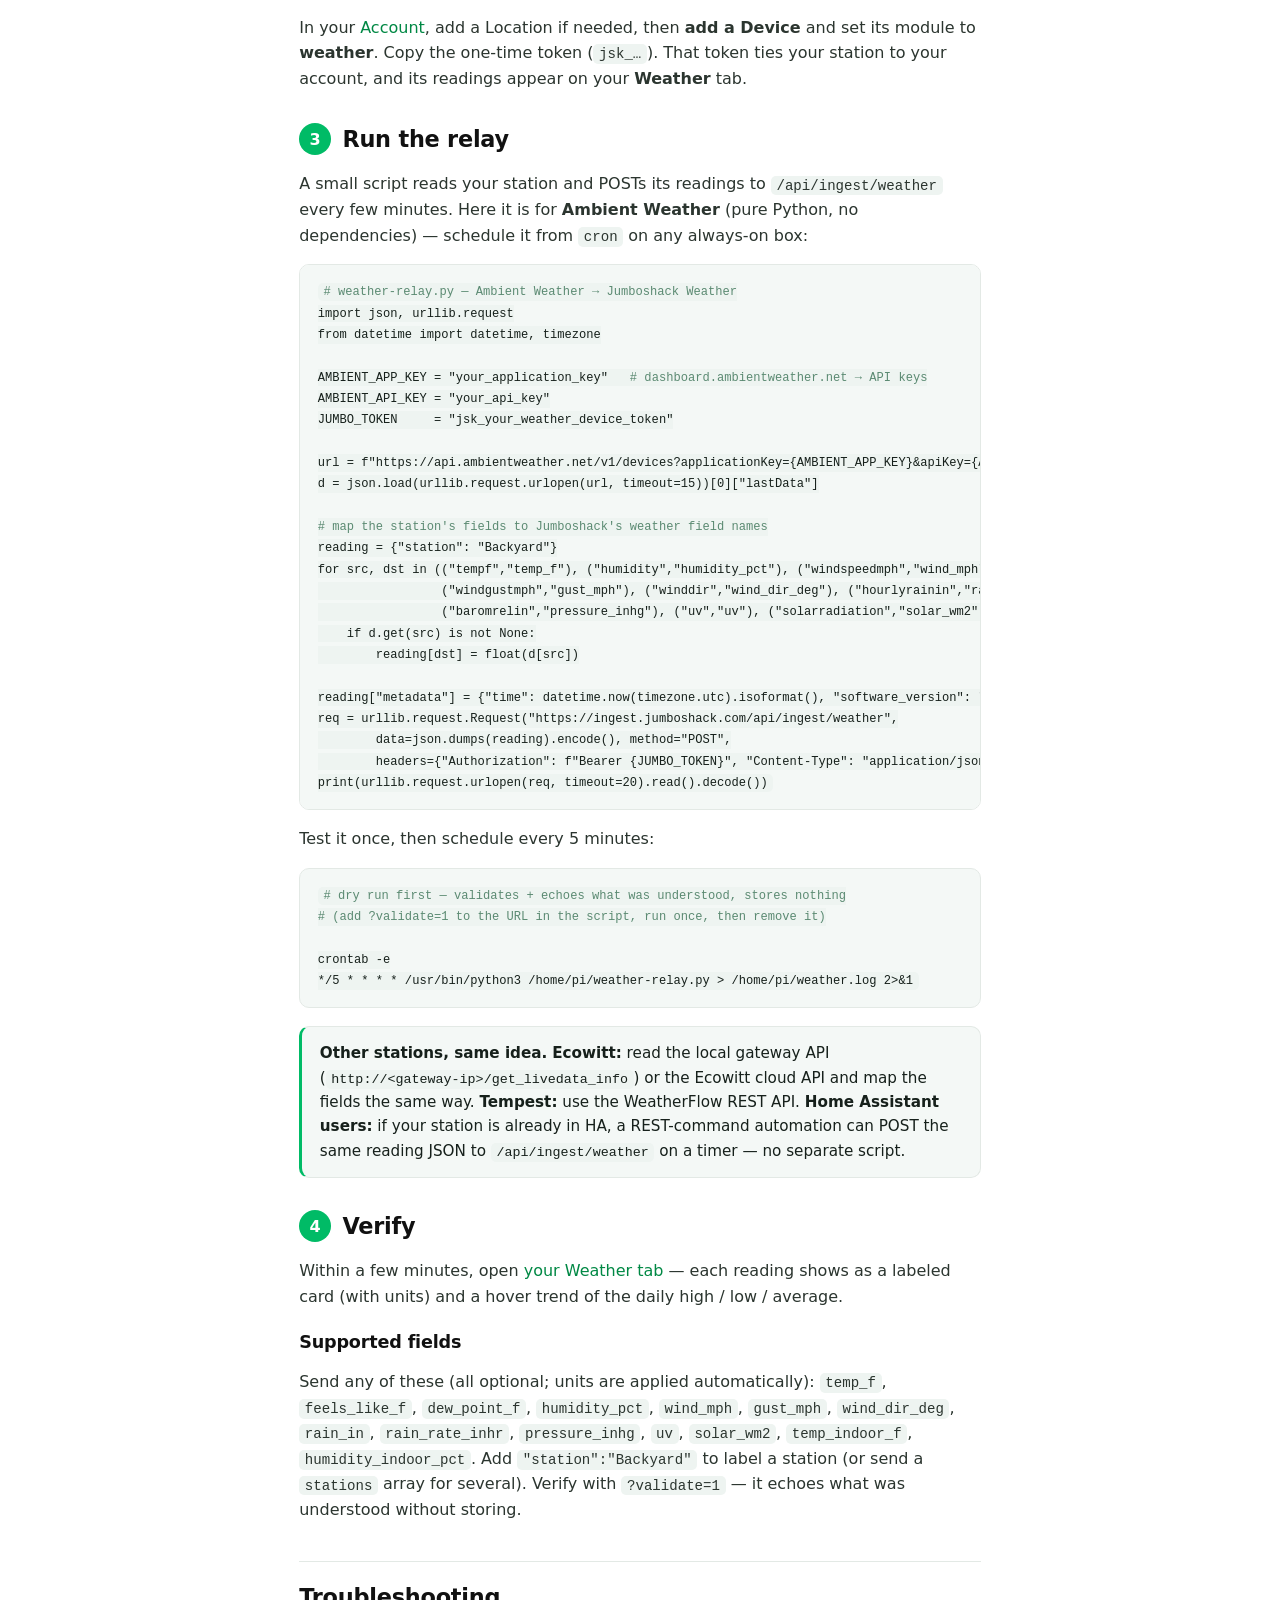
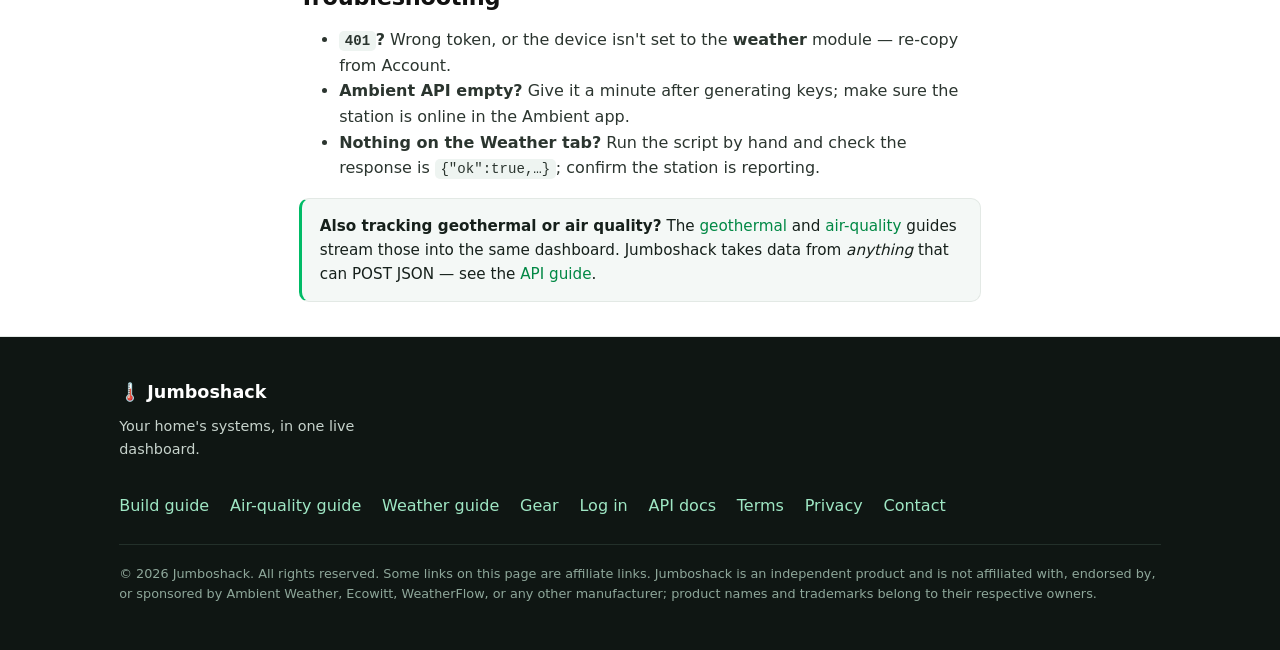
<file: weather-build.html>
<!doctype html>
<html lang="en">
<head>
<meta charset="utf-8">
<meta name="viewport" content="width=device-width,initial-scale=1">
<meta name="color-scheme" content="light">
<title>Stream your weather station into Jumboshack — setup guide</title>
<meta name="description" content="Send temperature, wind, rain, pressure and humidity from a WiFi weather station (Ambient, Ecowitt, Tempest) into your Jumboshack dashboard via a simple API. No new hardware to build.">
<meta property="og:title" content="Stream your weather station into Jumboshack">
<meta property="og:description" content="Push a WiFi weather station's readings into Jumboshack via a simple API — temp, wind, rain, pressure, humidity.">
<meta property="og:type" content="article">
<link rel="icon" href="data:image/svg+xml,<svg xmlns='http://www.w3.org/2000/svg' viewBox='0 0 100 100'><text y='.9em' font-size='90'>🌡️</text></svg>">
<link rel="stylesheet" href="style.css">
<style>
/* build-guide-specific styles (shared with build.html / air-build.html) */
.guide{max-width:var(--readw);margin:0 auto;padding:2.5rem 1.2rem 1rem}
.guide h2{font-size:1.4rem;margin:2.4rem 0 .6rem;padding-top:1.4rem;border-top:1px solid var(--border)}
.guide h3{font-size:1.1rem;margin:1.4rem 0 .4rem}
.guide p,.guide li{color:#2b352f}
.guide .lead{font-size:1.15rem;color:var(--muted)}
.meta{display:flex;gap:1.4rem;flex-wrap:wrap;color:var(--muted);font-size:.9rem;margin:.6rem 0 0}
.meta b{color:var(--ink)}
.callout{background:var(--soft);border:1px solid var(--border);border-left:3px solid var(--green);border-radius:10px;padding:.9rem 1.1rem;margin:1.1rem 0;font-size:.95rem}
.callout.warn{border-left-color:#c96;background:#fdf7ee}
.parts{width:100%;border-collapse:collapse;margin:1rem 0;font-size:.95rem}
.parts th,.parts td{text-align:left;padding:.6rem .7rem;border-bottom:1px solid var(--border);vertical-align:top}
.parts th{font-size:.78rem;text-transform:uppercase;letter-spacing:.05em;color:var(--muted)}
.parts td.why{color:var(--muted)}
pre{background:var(--soft);color:var(--ink);border:1px solid var(--border);border-radius:10px;padding:1rem 1.1rem;overflow-x:auto;font-family:var(--mono);font-size:.86rem;line-height:1.55}
pre .c{color:#5b8a72}
.guide code{font-family:var(--mono);background:#eef4f1;padding:.12rem .35rem;border-radius:5px;font-size:.88em}
pre code{background:none;padding:0;color:inherit;font-size:1em}
.step-h{display:flex;align-items:center;gap:.7rem;margin:2rem 0 .3rem}
.step-n{flex:0 0 auto;width:2rem;height:2rem;border-radius:50%;background:var(--green);color:#fff;font-weight:700;display:inline-flex;align-items:center;justify-content:center}
.step-h h2{margin:0;padding:0;border:0}
.tocard{background:#fff;border:1px solid var(--border);border-radius:14px;padding:1.2rem 1.4rem;margin:1.4rem 0}
.tocard ol{margin:.4rem 0 0;padding-left:1.2rem}
.disclose{font-size:.82rem;color:var(--muted);font-style:italic;margin:.3rem 0 0}
</style>
</head>
<body>

<header class="nav">
  <div class="wrap">
    <a class="brand" href="index.html">🌡️ Jumboshack</a>
    <nav>
      <a href="index.html#features" class="hide-sm">Features</a>
      <a href="build.html" class="hide-sm">Build guide</a>
      <a href="gear.html" class="hide-sm">Gear</a>
      <a href="https://app.jumboshack.com/ingest-docs" class="hide-sm">API</a>
      <a href="https://app.jumboshack.com/login">Log in</a>
      <a class="btn" href="mailto:hello@jumboshack.com?subject=Jumboshack%20access%20request">Request access</a>
    </nav>
  </div>
</header>

<article class="guide">

  <span class="eyebrow">Setup guide</span>
  <h1>Stream your weather station into Jumboshack</h1>
  <p class="lead">Push your backyard weather station — temperature, wind, rain, pressure, humidity —
  into your Jumboshack dashboard. It posts to your account over a simple HTTPS API, so
  there's no special weather hardware or new software to build: a tiny relay reads your station and
  forwards the numbers. About 20 minutes.</p>
  <div class="meta">
    <span>⏱️ <b>~20 minutes</b></span>
    <span>🧰 <b>A WiFi weather station + any always-on computer</b></span>
    <span>🛠️ <b>Beginner-friendly</b> — a short copy-paste script</span>
  </div>

  <div class="callout">
    <b>How it works:</b> weather stations report to a cloud API (Ambient Weather, Ecowitt) or a local
    gateway. A small relay reads those numbers every few minutes and POSTs them to your Jumboshack
    <b>Weather</b> device — where they auto-render as cards + trend charts. Nothing is written back to
    your station; it's read-only.
  </div>

  <div class="tocard">
    <b>The four steps</b>
    <ol>
      <li><a href="#buy">Get a WiFi weather station</a></li>
      <li><a href="#token">Create a Jumboshack Weather device</a></li>
      <li><a href="#relay">Run the relay</a></li>
      <li><a href="#verify">Verify &amp; label</a></li>
    </ol>
  </div>

  <h2>How it fits together</h2>
  <pre><code>  Weather station ──(WiFi)──► vendor cloud / local gateway
                                      │
                        weather relay  (reads the API, POSTs over HTTPS)
                                      │
                          ingest.jumboshack.com/api/ingest/weather → your dashboard</code></pre>

  <!-- ─────────────────────────────  STEP 1  ───────────────────────────── -->
  <div class="step-h" id="buy"><span class="step-n">1</span><h2>Get a WiFi weather station</h2></div>
  <p>Any station with a cloud API or a local network gateway works. The common, well-documented ones:</p>
  <table class="parts">
    <thead><tr><th>Station</th><th>How you read it</th><th>Price</th></tr></thead>
    <tbody>
      <tr>
        <td><a href="https://www.amazon.com/s?k=ambient+weather+station+ws-2902&tag=castaway0b-20" target="_blank" rel="noopener">Ambient Weather (WS-2902 etc.)</a></td>
        <td class="why">Simple REST API (application key + API key). Temp, wind, rain, pressure, humidity, UV, solar.</td>
        <td>on Amazon</td>
      </tr>
      <tr>
        <td><a href="https://www.amazon.com/s?k=ecowitt+weather+station+gateway&tag=castaway0b-20" target="_blank" rel="noopener">Ecowitt (GW1100 / GW2000 gateways)</a></td>
        <td class="why">Local network API on the gateway <em>and</em> an Ecowitt cloud API — no cloud dependency if you use local.</td>
        <td>on Amazon</td>
      </tr>
      <tr>
        <td><a href="https://www.amazon.com/s?k=tempest+weather+system+weatherflow&tag=castaway0b-20" target="_blank" rel="noopener">WeatherFlow Tempest</a></td>
        <td class="why">REST + UDP local broadcast. Sonic wind, haptic rain, lightning.</td>
        <td>on Amazon</td>
      </tr>
    </tbody>
  </table>
  <p class="disclose"><b>As an Amazon Associate, Jumboshack earns from qualifying purchases.</b> The links
  above are affiliate search links — if you buy through them we may earn a small commission at no extra
  cost to you. Prices are shown on the live listing.</p>

  <!-- ─────────────────────────────  STEP 2  ───────────────────────────── -->
  <div class="step-h" id="token"><span class="step-n">2</span><h2>Create a Jumboshack Weather device</h2></div>
  <p>In your <a href="https://app.jumboshack.com/account">Account</a>, add a Location if needed, then
  <b>add a Device</b> and set its module to <b>weather</b>. Copy the one-time token (<code>jsk_…</code>).
  That token ties your station to your account, and its readings appear on your <b>Weather</b> tab.</p>

  <!-- ─────────────────────────────  STEP 3  ───────────────────────────── -->
  <div class="step-h" id="relay"><span class="step-n">3</span><h2>Run the relay</h2></div>
  <p>A small script reads your station and POSTs its readings to
  <code>/api/ingest/weather</code> every few minutes. Here it is for <b>Ambient Weather</b> (pure Python,
  no dependencies) — schedule it from <code>cron</code> on any always-on box:</p>
  <pre><code><span class="c"># weather-relay.py — Ambient Weather → Jumboshack Weather</span>
import json, urllib.request
from datetime import datetime, timezone

AMBIENT_APP_KEY = "your_application_key"   <span class="c"># dashboard.ambientweather.net → API keys</span>
AMBIENT_API_KEY = "your_api_key"
JUMBO_TOKEN     = "jsk_your_weather_device_token"

url = f"https://api.ambientweather.net/v1/devices?applicationKey={AMBIENT_APP_KEY}&apiKey={AMBIENT_API_KEY}"
d = json.load(urllib.request.urlopen(url, timeout=15))[0]["lastData"]

<span class="c"># map the station's fields to Jumboshack's weather field names</span>
reading = {"station": "Backyard"}
for src, dst in (("tempf","temp_f"), ("humidity","humidity_pct"), ("windspeedmph","wind_mph"),
                 ("windgustmph","gust_mph"), ("winddir","wind_dir_deg"), ("hourlyrainin","rain_in"),
                 ("baromrelin","pressure_inhg"), ("uv","uv"), ("solarradiation","solar_wm2")):
    if d.get(src) is not None:
        reading[dst] = float(d[src])

reading["metadata"] = {"time": datetime.now(timezone.utc).isoformat(), "software_version": "weather-relay/1.0"}
req = urllib.request.Request("https://ingest.jumboshack.com/api/ingest/weather",
        data=json.dumps(reading).encode(), method="POST",
        headers={"Authorization": f"Bearer {JUMBO_TOKEN}", "Content-Type": "application/json"})
print(urllib.request.urlopen(req, timeout=20).read().decode())</code></pre>
  <p>Test it once, then schedule every 5 minutes:</p>
  <pre><code><span class="c"># dry run first — validates + echoes what was understood, stores nothing</span>
<span class="c"># (add ?validate=1 to the URL in the script, run once, then remove it)</span>

crontab -e
*/5 * * * * /usr/bin/python3 /home/pi/weather-relay.py &gt; /home/pi/weather.log 2>&1</code></pre>
  <div class="callout">
    <b>Other stations, same idea.</b> <b>Ecowitt:</b> read the local gateway API
    (<code>http://&lt;gateway-ip&gt;/get_livedata_info</code>) or the Ecowitt cloud API and map the fields
    the same way. <b>Tempest:</b> use the WeatherFlow REST API. <b>Home Assistant users:</b> if your
    station is already in HA, a REST-command automation can POST the same reading JSON to
    <code>/api/ingest/weather</code> on a timer — no separate script.
  </div>

  <!-- ─────────────────────────────  STEP 4  ───────────────────────────── -->
  <div class="step-h" id="verify"><span class="step-n">4</span><h2>Verify</h2></div>
  <p>Within a few minutes, open <a href="https://app.jumboshack.com/weather">your Weather tab</a> — each
  reading shows as a labeled card (with units) and a hover trend of the daily high / low / average.</p>
  <h3>Supported fields</h3>
  <p>Send any of these (all optional; units are applied automatically):
  <code>temp_f</code>, <code>feels_like_f</code>, <code>dew_point_f</code>, <code>humidity_pct</code>,
  <code>wind_mph</code>, <code>gust_mph</code>, <code>wind_dir_deg</code>, <code>rain_in</code>,
  <code>rain_rate_inhr</code>, <code>pressure_inhg</code>, <code>uv</code>, <code>solar_wm2</code>,
  <code>temp_indoor_f</code>, <code>humidity_indoor_pct</code>. Add <code>"station":"Backyard"</code> to
  label a station (or send a <code>stations</code> array for several). Verify with
  <code>?validate=1</code> — it echoes what was understood without storing.</p>

  <h2>Troubleshooting</h2>
  <ul>
    <li><b><code>401</code>?</b> Wrong token, or the device isn't set to the <b>weather</b> module — re-copy from Account.</li>
    <li><b>Ambient API empty?</b> Give it a minute after generating keys; make sure the station is online in the Ambient app.</li>
    <li><b>Nothing on the Weather tab?</b> Run the script by hand and check the response is <code>{"ok":true,…}</code>; confirm the station is reporting.</li>
  </ul>

  <div class="callout">
    <b>Also tracking geothermal or air quality?</b> The <a href="build.html">geothermal</a> and
    <a href="air-build.html">air-quality</a> guides stream those into the same dashboard. Jumboshack takes
    data from <em>anything</em> that can POST JSON — see the <a href="https://app.jumboshack.com/ingest-docs">API guide</a>.
  </div>

</article>

<footer>
  <div class="wrap">
    <div class="cols">
      <div>
        <div class="brand" style="font-size:1.1rem">🌡️ Jumboshack</div>
        <p style="max-width:34ch;font-size:.9rem;margin:.5rem 0 0">Your home's systems, in one live dashboard.</p>
      </div>
      <nav>
        <a href="build.html">Build guide</a>
        <a href="air-build.html">Air-quality guide</a>
        <a href="weather-build.html">Weather guide</a>
        <a href="gear.html">Gear</a>
        <a href="https://app.jumboshack.com/login">Log in</a>
        <a href="https://app.jumboshack.com/ingest-docs">API docs</a>
        <a href="terms.html">Terms</a>
        <a href="privacy.html">Privacy</a>
        <a href="mailto:hello@jumboshack.com">Contact</a>
      </nav>
    </div>
    <p class="fine">
      © 2026 Jumboshack. All rights reserved. Some links on this page are affiliate links. Jumboshack is an
      independent product and is not affiliated with, endorsed by, or sponsored by Ambient Weather, Ecowitt,
      WeatherFlow, or any other manufacturer; product names and trademarks belong to their respective owners.
    </p>
  </div>
</footer>

</body>
</html>
</file>
<file: style.css>
/* Jumboshack marketing site — shared styles */
:root{
  --green:#0b6; --green-dark:#0a5; --green-ink:#084;
  --ink:#16201b; --muted:#5b6b62; --bg:#fff; --soft:#f4f8f6;
  --border:#e3e9e5; --maxw:1080px; --readw:720px;
  --font:system-ui,-apple-system,"Segoe UI",Roboto,Helvetica,Arial,sans-serif;
  --mono:ui-monospace,SFMono-Regular,Menlo,Consolas,monospace;
}
*{box-sizing:border-box}
html{scroll-behavior:smooth}
body{margin:0;font-family:var(--font);color:var(--ink);background:var(--bg);line-height:1.6;-webkit-font-smoothing:antialiased}
a{color:var(--green-ink);text-decoration:none}
a:hover{text-decoration:underline}
h1,h2,h3{line-height:1.2;color:#111;letter-spacing:-.01em}
.wrap{max-width:var(--maxw);margin:0 auto;padding:0 1.2rem}

/* nav */
.nav{position:sticky;top:0;z-index:20;background:rgba(255,255,255,.9);backdrop-filter:blur(8px);border-bottom:1px solid var(--border)}
.nav .wrap{display:flex;align-items:center;gap:1rem;height:60px}
.brand{font-weight:800;font-size:1.15rem;color:#111;display:flex;align-items:center;gap:.4rem}
.brand:hover{text-decoration:none}
.nav nav{margin-left:auto;display:flex;gap:1.3rem;align-items:center}
.nav nav a{color:var(--ink);font-weight:500;font-size:.94rem}
.btn{display:inline-block;background:var(--green);color:#fff;padding:.6rem 1.1rem;border-radius:8px;font-weight:600;border:0;cursor:pointer;transition:background .15s}
.btn:hover{background:var(--green-dark);text-decoration:none}
.btn.ghost{background:transparent;color:var(--green-ink);border:1px solid var(--border)}
.btn.ghost:hover{background:var(--soft)}
.btn.lg{padding:.8rem 1.5rem;font-size:1.05rem}
@media(max-width:640px){.nav nav a.hide-sm{display:none}}

/* hero */
.hero{background:radial-gradient(1200px 500px at 50% -10%,rgba(0,187,102,.10),transparent),var(--soft);border-bottom:1px solid var(--border)}
.hero .wrap{padding:4.5rem 1.2rem 4rem;text-align:center}
.eyebrow{display:inline-block;font-size:.8rem;font-weight:700;letter-spacing:.06em;text-transform:uppercase;color:var(--green-ink);background:#e6f6ee;border:1px solid #cdeadd;padding:.25rem .7rem;border-radius:999px;margin-bottom:1.1rem}
.hero h1{font-size:clamp(2rem,5vw,3.3rem);margin:.2rem 0 .8rem;max-width:16ch;margin-left:auto;margin-right:auto}
.hero p.sub{font-size:clamp(1.05rem,2.2vw,1.3rem);color:var(--muted);max-width:60ch;margin:0 auto 1.8rem}
.cta-row{display:flex;gap:.7rem;justify-content:center;flex-wrap:wrap}
.hero .note{margin-top:1.1rem;font-size:.85rem;color:var(--muted)}

/* sections */
section{padding:3.8rem 0}
.section-head{text-align:center;max-width:60ch;margin:0 auto 2.2rem}
.section-head h2{font-size:clamp(1.5rem,3.5vw,2.1rem);margin:0 0 .5rem}
.section-head p{color:var(--muted);margin:0;font-size:1.05rem}
.soft-bg{background:var(--soft);border-top:1px solid var(--border);border-bottom:1px solid var(--border)}

/* feature grid */
.grid{display:grid;grid-template-columns:repeat(auto-fit,minmax(250px,1fr));gap:1.1rem}
.card{background:var(--bg);border:1px solid var(--border);border-radius:14px;padding:1.4rem}
.card .ic{font-size:1.6rem;line-height:1}
.card h3{margin:.7rem 0 .35rem;font-size:1.15rem}
.card p{margin:0;color:var(--muted);font-size:.96rem}

/* steps */
.steps{display:grid;grid-template-columns:repeat(auto-fit,minmax(220px,1fr));gap:1.1rem;counter-reset:s}
.step{position:relative;padding:1.3rem 1.3rem 1.3rem 1.3rem;border:1px solid var(--border);border-radius:14px;background:#fff}
.step::before{counter-increment:s;content:counter(s);display:inline-flex;align-items:center;justify-content:center;width:2rem;height:2rem;border-radius:50%;background:var(--green);color:#fff;font-weight:700;margin-bottom:.6rem}
.step h3{margin:0 0 .3rem;font-size:1.08rem}
.step p{margin:0;color:var(--muted);font-size:.95rem}
.step code{font-family:var(--mono);background:#eef4f1;padding:.1rem .35rem;border-radius:5px;font-size:.85em}

/* callout band */
.band{background:linear-gradient(120deg,var(--green),var(--green-ink));color:#fff;border-radius:18px;padding:2.6rem;text-align:center}
.band h2{color:#fff;margin:0 0 .5rem;font-size:1.8rem}
.band p{margin:0 auto 1.4rem;max-width:55ch;color:#eafff4}
.band .btn{background:#fff;color:var(--green-ink)}
.band .btn:hover{background:#eafff4}

/* footer */
footer{border-top:1px solid var(--border);background:#0f1613;color:#c7d3cc;padding:2.6rem 0 2rem}
footer a{color:#9fe7c4}
footer .cols{display:flex;justify-content:space-between;gap:2rem;flex-wrap:wrap}
footer .brand{color:#fff}
footer nav{display:flex;gap:1.3rem;flex-wrap:wrap}
footer .fine{margin-top:1.6rem;font-size:.8rem;color:#8ea79a;border-top:1px solid #23302a;padding-top:1.2rem}

/* legal pages */
.legal{max-width:var(--readw);margin:0 auto;padding:2.5rem 1.2rem 4rem}
.legal h1{font-size:2rem;margin-bottom:.2rem}
.legal .updated{color:var(--muted);font-size:.9rem;margin-bottom:2rem}
.legal h2{font-size:1.25rem;margin:2rem 0 .6rem}
.legal p,.legal li{color:#2b352f}
.legal a{color:var(--green-ink)}
.legal .disclaimer{background:var(--soft);border:1px solid var(--border);border-radius:10px;padding:1rem 1.1rem;font-size:.92rem;color:var(--muted)}
</file>
